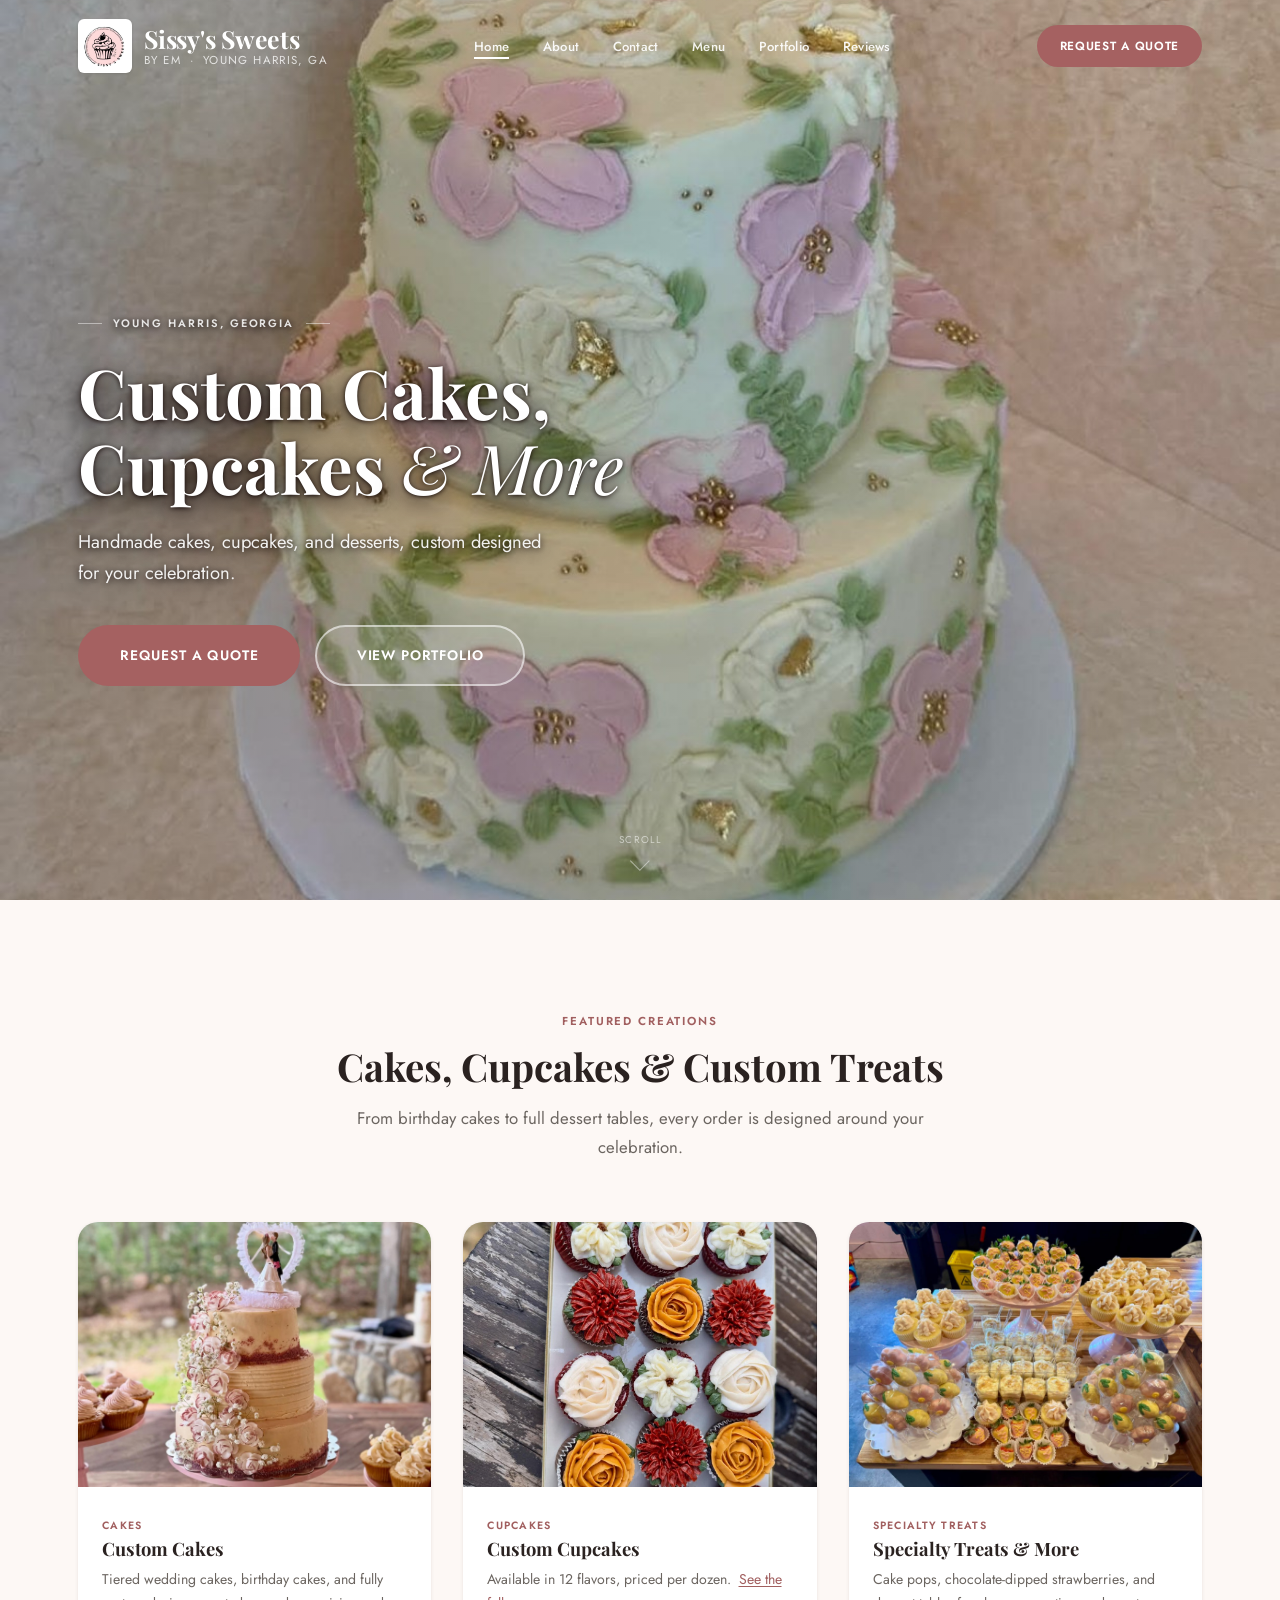
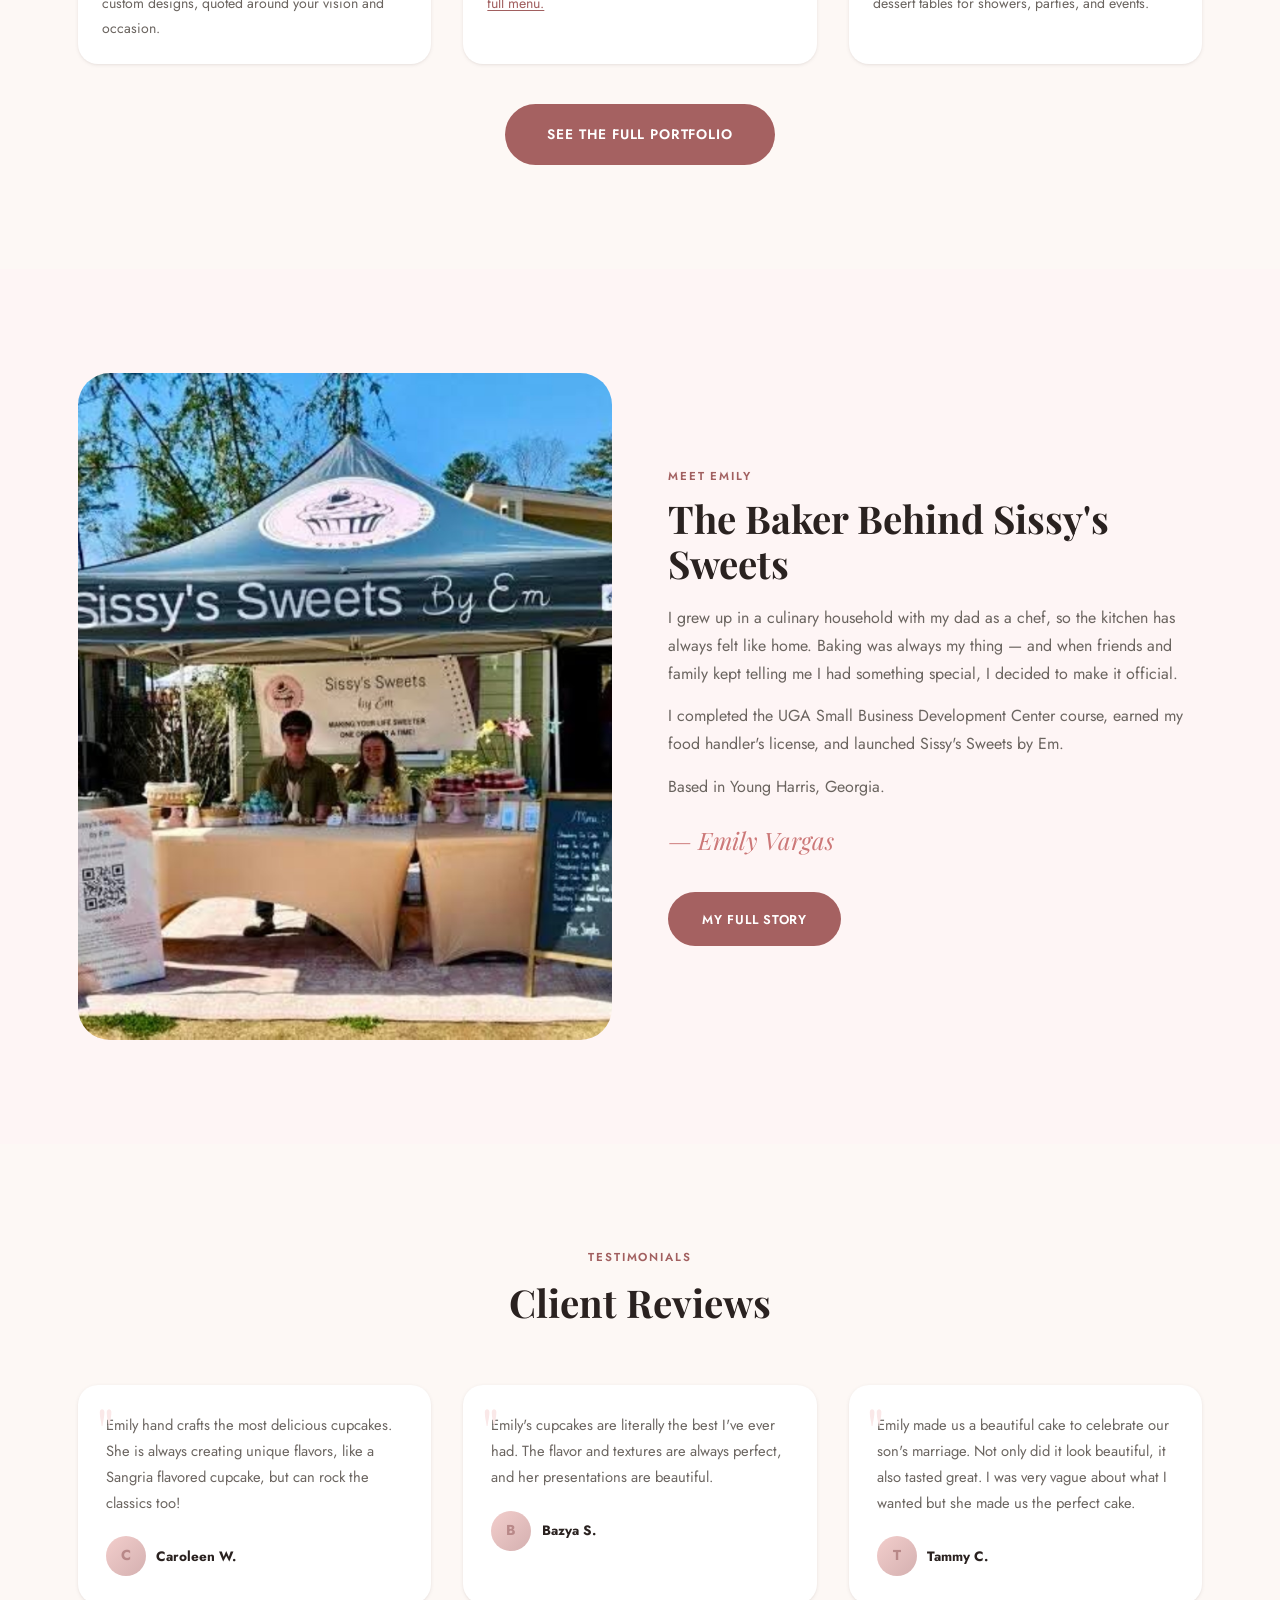
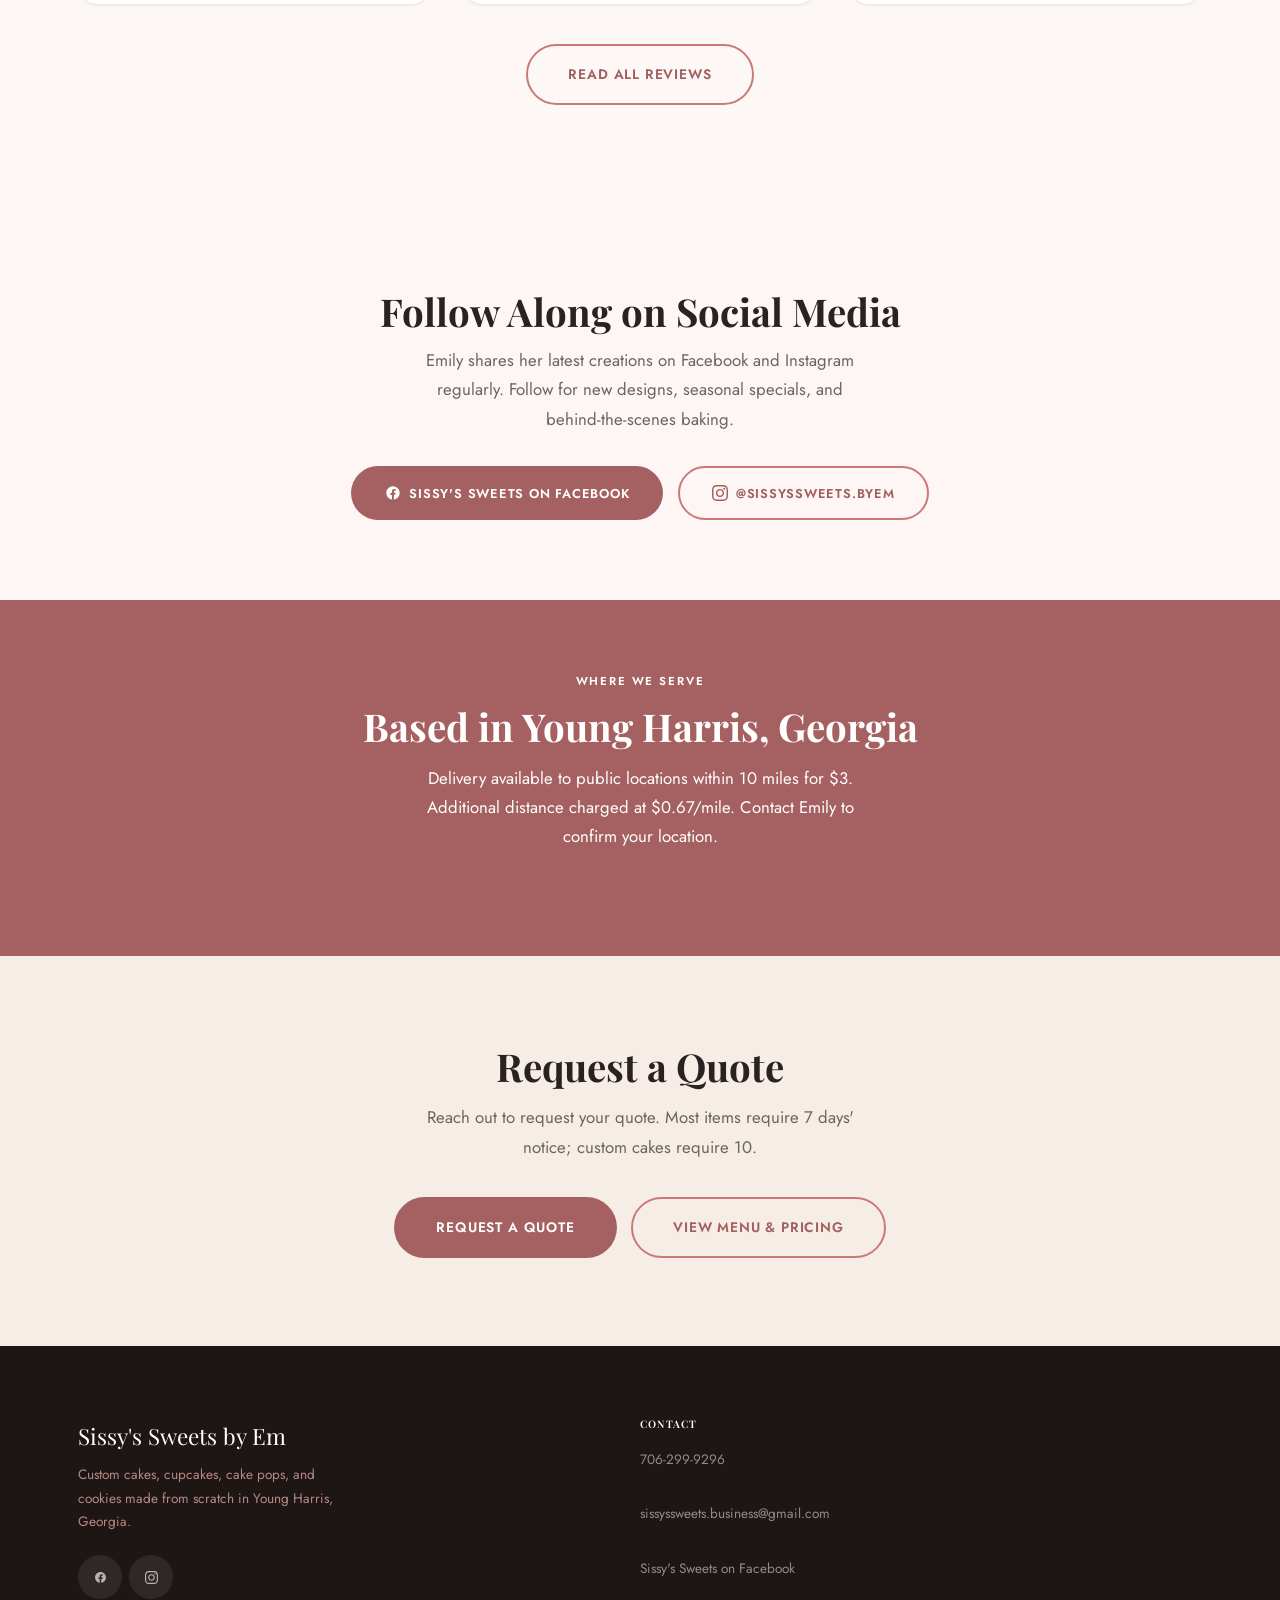
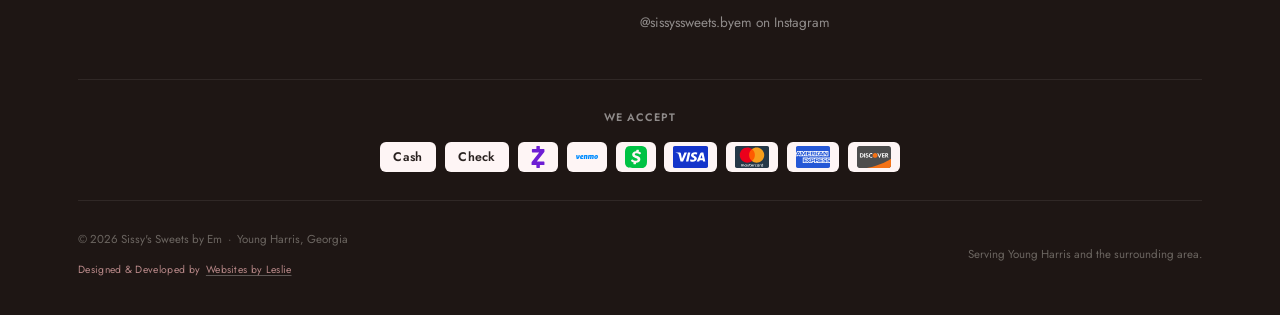
<file: index.html>
<!DOCTYPE html>
<html lang="en">
<head>
  <meta charset="UTF-8">
  <script>document.documentElement.classList.add('js');</script>
  <meta name="viewport" content="width=device-width, initial-scale=1.0">
  <title>Sissy's Sweets by Em — Custom Cakes & Treats in Young Harris, GA</title>
  <meta name="description" content="Custom cakes, cupcakes, cake pops, and cookies made fresh in Young Harris, Georgia. Serving North Georgia for every celebration.">

  <!-- Open Graph -->
  <meta property="og:type"         content="website">
  <meta property="og:site_name"    content="Sissy's Sweets by Em">
  <meta property="og:locale"       content="en_US">
  <meta property="og:url"          content="https://sissyssweets-byem.com/">
  <meta property="og:title"        content="Sissy's Sweets by Em — Custom Cakes & Treats">
  <meta property="og:description"  content="Custom cakes, cupcakes, and desserts made to order in Young Harris, Georgia.">
  <meta property="og:image"        content="https://sissyssweets-byem.com/images/social-preview.jpg">
  <meta property="og:image:width"  content="1536">
  <meta property="og:image:height" content="1129">
  <meta property="og:image:alt"    content="A 2-tier wedding cake with cascading blush roses, handmade by Sissy's Sweets by Em in Young Harris, Georgia">
  <!-- Twitter Card -->
  <meta name="twitter:card"        content="summary_large_image">
  <meta name="twitter:title"       content="Sissy's Sweets by Em — Custom Cakes & Treats">
  <meta name="twitter:description" content="Custom cakes, cupcakes, and desserts made to order in Young Harris, Georgia.">
  <meta name="twitter:image"       content="https://sissyssweets-byem.com/images/social-preview.jpg">
  <meta name="twitter:image:alt"   content="A 2-tier wedding cake with cascading blush roses, handmade by Sissy's Sweets by Em in Young Harris, Georgia">
  <!-- PLACEHOLDER: Emily — add your preferred search keywords here -->
  <link rel="canonical" href="https://sissyssweets-byem.com/">
  <link rel="preconnect" href="https://fonts.googleapis.com">
  <link rel="preconnect" href="https://fonts.gstatic.com" crossorigin>
  <link href="https://fonts.googleapis.com/css2?family=Playfair+Display:ital,wght@0,400;0,700;1,400;1,700&family=Jost:wght@300;400;500;600;700&display=swap" rel="stylesheet">
  <link rel="stylesheet" href="css/style.css">
  <script type="application/ld+json">
  {
    "@context": "https://schema.org",
    "@type": "Bakery",
    "name": "Sissy's Sweets by Em",
    "description": "Custom cakes, cupcakes, cake pops, and cookies made fresh in Young Harris, Georgia.",
    "url": "https://sissyssweets-byem.com",
    "telephone": "706-299-9296",
    "email": "sissyssweets.business@gmail.com",
    "address": {
      "@type": "PostalAddress",
      "addressLocality": "Young Harris",
      "addressRegion": "GA",
      "postalCode": "30582",
      "addressCountry": "US"
    },
    "sameAs": [
      "https://www.facebook.com/share/1HfUSsTqfu/",
      "https://www.instagram.com/sissyssweets.byem"
    ]
  }
  </script>
</head>
<body>

<!-- NAV -->
<nav class="nav nav--transparent" data-transparent="true" aria-label="Main navigation">
  <div class="container">
    <a href="index.html" class="nav__logo" aria-label="Sissy's Sweets by Em — Home">
      <img src="images/logo.jpg" alt="" class="nav__logo-img" width="56" height="56">
      <div class="nav__logo-text">
        <span class="nav__logo-main">Sissy's Sweets</span>
        <span class="nav__logo-sub">by Em &nbsp;·&nbsp; Young Harris, GA</span>
      </div>
    </a>
    <ul class="nav__links" role="list">
      <li><a href="index.html"    class="nav__link">Home</a></li>
      <li><a href="about.html"    class="nav__link">About</a></li>
      <li><a href="contact.html"  class="nav__link">Contact</a></li>
      <li><a href="menus.html"    class="nav__link">Menu</a></li>
      <li><a href="projects.html" class="nav__link">Portfolio</a></li>
      <li><a href="reviews.html"  class="nav__link">Reviews</a></li>
    </ul>
    <a href="contact.html" class="btn btn--primary btn--sm nav__cta">Request a Quote</a>
    <button class="hamburger" aria-label="Open menu" aria-expanded="false" aria-controls="mobileMenu">
      <span></span><span></span><span></span>
    </button>
  </div>
</nav>

<nav class="mobile-menu" id="mobileMenu" aria-label="Mobile navigation">
  <ul class="mobile-menu__links" role="list">
    <li><a href="index.html"    class="mobile-menu__link">Home</a></li>
    <li><a href="about.html"    class="mobile-menu__link">About</a></li>
    <li><a href="contact.html"  class="mobile-menu__link">Contact</a></li>
    <li><a href="menus.html"    class="mobile-menu__link">Menu</a></li>
    <li><a href="projects.html" class="mobile-menu__link">Portfolio</a></li>
    <li><a href="reviews.html"  class="mobile-menu__link">Reviews</a></li>
  </ul>
  <a href="contact.html" class="btn btn--primary btn--sm" style="margin-top:1rem;">Request a Quote</a>
</nav>

<!-- HERO — photo: cake-floral-painted-tiered.jpg -->
<section class="hero" aria-label="Welcome to Sissy's Sweets by Em">
  <div class="hero__overlay" aria-hidden="true"></div>
  <div class="container">
    <div class="hero__content">
      <span class="hero__badge">Young Harris, Georgia</span>
      <h1 class="hero__title">
        Custom Cakes,<br>
        Cupcakes <em>&amp; More</em>
      </h1>
      <p class="hero__tagline">Handmade cakes, cupcakes, and desserts, custom designed for your celebration.</p>
      <div class="hero__actions">
        <a href="contact.html"  class="btn btn--primary btn--lg">Request a Quote</a>
        <a href="projects.html" class="btn btn--ghost-white btn--lg">View Portfolio</a>
      </div>
    </div>
  </div>
  <div class="hero__scroll" aria-hidden="true">
    <span>Scroll</span>
    <div class="hero__scroll-arrow"></div>
  </div>
</section>

<!-- FEATURED CREATIONS -->
<section class="section" aria-labelledby="featured-heading" style="padding-top:7rem;">
  <div class="container">
    <div class="section-header fade-up">
      <span class="eyebrow">Featured Creations</span>
      <h2 id="featured-heading">Cakes, Cupcakes &amp; Custom Treats</h2>
      <p>From birthday cakes to full dessert tables, every order is designed around your celebration.</p>
    </div>

    <div class="grid-3 stagger">

      <!-- Wedding & Special Occasions — photo: cake-wedding-blush-roses.jpg -->
      <article class="card fade-up">
        <div class="card__img">
          <img src="images/cake-wedding-blush-roses.jpg"
               alt="2-tier wedding cake with cascading blush roses, baby's breath, and a bride and groom topper"
               loading="lazy">
        </div>
        <div class="card__body">
          <span class="card__cat">Cakes</span>
          <h3 class="card__title">Custom Cakes</h3>
          <p class="card__desc">Tiered wedding cakes, birthday cakes, and fully custom designs, quoted around your vision and occasion.</p>
        </div>
      </article>

      <!-- Cupcakes — photo: cupcakes-floral-fall.jpg -->
      <article class="card fade-up">
        <div class="card__img">
          <img src="images/cupcakes-floral-fall.jpg"
               alt="18 beautifully decorated fall floral cupcakes with buttercream roses, dahlias, and ranunculus"
               loading="lazy">
        </div>
        <div class="card__body">
          <span class="card__cat">Cupcakes</span>
          <h3 class="card__title">Custom Cupcakes</h3>
          <p class="card__desc">Available in 12 flavors, priced per dozen. <a href="menus.html" class="card__desc-link">See the full menu.</a></p>
        </div>
      </article>

      <!-- Dessert Tables — photo: specialty-dessert-table.jpg -->
      <article class="card fade-up">
        <div class="card__img">
          <img src="images/specialty-dessert-table.jpg"
               alt="Full dessert table spread with cupcakes, pudding cups, cake pops, and chocolate strawberries"
               loading="lazy">
        </div>
        <div class="card__body">
          <span class="card__cat">Specialty Treats</span>
          <h3 class="card__title">Specialty Treats &amp; More</h3>
          <p class="card__desc">Cake pops, chocolate-dipped strawberries, and dessert tables for showers, parties, and events.</p>
        </div>
      </article>

    </div>

    <div class="text-center mt-10">
      <a href="projects.html" class="btn btn--primary btn--lg">See the Full Portfolio</a>
    </div>
  </div>
</section>

<!-- ABOUT EMILY PREVIEW -->
<section class="section section--alt" aria-labelledby="about-preview-heading">
  <div class="container">
    <div class="about-split">

      <!-- photo: emily-market-booth.jpg -->
      <div class="about-img fade-up">
        <img src="images/emily-market-booth.jpg"
             alt="Emily Vargas at her Sissy's Sweets by Em market booth with a full dessert display"
             loading="lazy">
      </div>

      <div class="about-content fade-up">
        <span class="eyebrow">Meet Emily</span>
        <h2 id="about-preview-heading">The Baker Behind Sissy's Sweets</h2>
        <p>I grew up in a culinary household with my dad as a chef, so the kitchen has always felt like home. Baking was always my thing — and when friends and family kept telling me I had something special, I decided to make it official.</p>
        <p>I completed the UGA Small Business Development Center course, earned my food handler's license, and launched Sissy's Sweets by Em.</p>
        <p>Based in Young Harris, Georgia.</p>
        <span class="signature">— Emily Vargas</span>
        <div class="mt-8">
          <a href="about.html" class="btn btn--primary">My Full Story</a>
        </div>
      </div>

    </div>
  </div>
</section>

<!-- REVIEWS PREVIEW -->
<section class="section" aria-labelledby="reviews-preview-heading">
  <div class="container">
    <div class="section-header fade-up">
      <span class="eyebrow">Testimonials</span>
      <h2 id="reviews-preview-heading">Client Reviews</h2>
    </div>

    <div class="grid-3 stagger">

      <article class="review-card fade-up">
        <span class="review-card__quote" aria-hidden="true">"</span>
        <p class="review-card__text">Emily hand crafts the most delicious cupcakes. She is always creating unique flavors, like a Sangria flavored cupcake, but can rock the classics too!</p>
        <div class="review-card__author">
          <div class="review-card__avatar" aria-hidden="true">C</div>
          <div>
            <div class="review-card__name">Caroleen W.</div>
          </div>
        </div>
      </article>

      <article class="review-card fade-up">
        <span class="review-card__quote" aria-hidden="true">"</span>
        <p class="review-card__text">Emily's cupcakes are literally the best I've ever had. The flavor and textures are always perfect, and her presentations are beautiful.</p>
        <div class="review-card__author">
          <div class="review-card__avatar" aria-hidden="true">B</div>
          <div>
            <div class="review-card__name">Bazya S.</div>
          </div>
        </div>
      </article>

      <article class="review-card fade-up">
        <span class="review-card__quote" aria-hidden="true">"</span>
        <p class="review-card__text">Emily made us a beautiful cake to celebrate our son's marriage. Not only did it look beautiful, it also tasted great. I was very vague about what I wanted but she made us the perfect cake.</p>
        <div class="review-card__author">
          <div class="review-card__avatar" aria-hidden="true">T</div>
          <div>
            <div class="review-card__name">Tammy C.</div>
          </div>
        </div>
      </article>

    </div>

    <div class="text-center mt-10 fade-up">
      <a href="reviews.html" class="btn btn--secondary btn--lg">Read All Reviews</a>
    </div>
  </div>
</section>

<!-- SOCIAL MEDIA -->
<section class="social-section" aria-labelledby="social-heading">
  <div class="container fade-up">
    <h2 id="social-heading">Follow Along on Social Media</h2>
    <p class="social-note">Emily shares her latest creations on Facebook and Instagram regularly. Follow for new designs, seasonal specials, and behind-the-scenes baking.</p>
    <div class="social-links">
      <a href="https://www.facebook.com/share/1HfUSsTqfu/" target="_blank" rel="noopener noreferrer" class="btn btn--primary">
        <svg width="16" height="16" viewBox="0 0 24 24" fill="currentColor" aria-hidden="true"><path d="M22 12c0-5.523-4.477-10-10-10S2 6.477 2 12c0 4.991 3.657 9.128 8.438 9.878v-6.987H8.078v-2.89h2.36V9.798c0-2.335 1.39-3.623 3.516-3.623.996 0 2.038.177 2.038.177v2.238h-1.148c-1.13 0-1.483.703-1.483 1.424v1.705h2.524l-.403 2.89H13.3V21.88C18.343 21.128 22 16.99 22 12z"/></svg>
        Sissy's Sweets on Facebook
      </a>
      <a href="https://www.instagram.com/sissyssweets.byem" target="_blank" rel="noopener noreferrer" class="btn btn--secondary">
        <svg width="16" height="16" viewBox="0 0 24 24" fill="currentColor" aria-hidden="true"><path d="M12 2.163c3.204 0 3.584.012 4.85.07 3.252.148 4.771 1.691 4.919 4.919.058 1.265.069 1.645.069 4.849 0 3.205-.012 3.584-.069 4.849-.149 3.225-1.664 4.771-4.919 4.919-1.266.058-1.644.07-4.85.07-3.204 0-3.584-.012-4.849-.07-3.26-.149-4.771-1.699-4.919-4.92-.058-1.265-.07-1.644-.07-4.849 0-3.204.013-3.583.07-4.849.149-3.227 1.664-4.771 4.919-4.919 1.266-.057 1.645-.069 4.849-.069zm0-2.163c-3.259 0-3.667.014-4.947.072-4.358.2-6.78 2.618-6.98 6.98-.059 1.281-.073 1.689-.073 4.948 0 3.259.014 3.668.072 4.948.2 4.358 2.618 6.78 6.98 6.98 1.281.058 1.689.072 4.948.072 3.259 0 3.668-.014 4.948-.072 4.354-.2 6.782-2.618 6.979-6.98.059-1.28.073-1.689.073-4.948 0-3.259-.014-3.667-.072-4.947-.196-4.354-2.617-6.78-6.979-6.98-1.281-.059-1.69-.073-4.949-.073zm0 5.838c-3.403 0-6.162 2.759-6.162 6.162s2.759 6.163 6.162 6.163 6.162-2.759 6.162-6.163c0-3.403-2.759-6.162-6.162-6.162zm0 10.162c-2.209 0-4-1.79-4-4 0-2.209 1.791-4 4-4s4 1.791 4 4c0 2.21-1.791 4-4 4zm6.406-11.845c-.796 0-1.441.645-1.441 1.44s.645 1.44 1.441 1.44c.795 0 1.439-.645 1.439-1.44s-.644-1.44-1.439-1.44z"/></svg>
        @sissyssweets.byem
      </a>
    </div>
  </div>
</section>

<!-- SERVICE AREA -->
<section class="service-banner" aria-labelledby="service-heading">
  <div class="container fade-up">
    <span class="eyebrow" style="color:#fff;">Where We Serve</span>
    <h2 id="service-heading">Based in Young Harris, Georgia</h2>
    <p>Delivery available to public locations within 10 miles for $3. Additional distance charged at $0.67/mile. Contact Emily to confirm your location.</p>
    <!-- PLACEHOLDER: Emily — if you want to list specific towns you serve, add them here -->
  </div>
</section>

<!-- CTA -->
<section class="cta-section" aria-labelledby="cta-heading">
  <div class="container fade-up">
    <h2 id="cta-heading">Request a Quote</h2>
    <p>Reach out to request your quote. Most items require 7 days' notice; custom cakes require 10.</p>
    <div class="cta-section__btns">
      <a href="contact.html" class="btn btn--primary btn--lg">Request a Quote</a>
      <a href="menus.html"   class="btn btn--secondary btn--lg">View Menu &amp; Pricing</a>
    </div>
  </div>
</section>

<!-- FOOTER -->
<footer class="footer" aria-label="Site footer">
  <div class="container">
    <div class="footer__grid">
      <div>
        <div class="footer__name">Sissy's Sweets by Em</div>
        <p class="footer__desc">Custom cakes, cupcakes, cake pops, and cookies made from scratch in Young Harris, Georgia.</p>
        <div class="footer__social">
          <a href="https://www.facebook.com/share/1HfUSsTqfu/" target="_blank" rel="noopener" class="footer__social-link" aria-label="Facebook">
            <svg width="13" height="13" viewBox="0 0 24 24" fill="currentColor" aria-hidden="true"><path d="M22 12c0-5.523-4.477-10-10-10S2 6.477 2 12c0 4.991 3.657 9.128 8.438 9.878v-6.987H8.078v-2.89h2.36V9.798c0-2.335 1.39-3.623 3.516-3.623.996 0 2.038.177 2.038.177v2.238h-1.148c-1.13 0-1.483.703-1.483 1.424v1.705h2.524l-.403 2.89H13.3V21.88C18.343 21.128 22 16.99 22 12z"/></svg>
          </a>
          <a href="https://www.instagram.com/sissyssweets.byem" target="_blank" rel="noopener" class="footer__social-link" aria-label="Instagram">
            <svg width="13" height="13" viewBox="0 0 24 24" fill="currentColor" aria-hidden="true"><path d="M12 2.163c3.204 0 3.584.012 4.85.07 3.252.148 4.771 1.691 4.919 4.919.058 1.265.069 1.645.069 4.849 0 3.205-.012 3.584-.069 4.849-.149 3.225-1.664 4.771-4.919 4.919-1.266.058-1.644.07-4.85.07-3.204 0-3.584-.012-4.849-.07-3.26-.149-4.771-1.699-4.919-4.92-.058-1.265-.07-1.644-.07-4.849 0-3.204.013-3.583.07-4.849.149-3.227 1.664-4.771 4.919-4.919 1.266-.057 1.645-.069 4.849-.069zm0-2.163c-3.259 0-3.667.014-4.947.072-4.358.2-6.78 2.618-6.98 6.98-.059 1.281-.073 1.689-.073 4.948 0 3.259.014 3.668.072 4.948.2 4.358 2.618 6.78 6.98 6.98 1.281.058 1.689.072 4.948.072 3.259 0 3.668-.014 4.948-.072 4.354-.2 6.782-2.618 6.979-6.98.059-1.28.073-1.689.073-4.948 0-3.259-.014-3.667-.072-4.947-.196-4.354-2.617-6.78-6.979-6.98-1.281-.059-1.69-.073-4.949-.073zm0 5.838c-3.403 0-6.162 2.759-6.162 6.162s2.759 6.163 6.162 6.163 6.162-2.759 6.162-6.163c0-3.403-2.759-6.162-6.162-6.162zm0 10.162c-2.209 0-4-1.79-4-4 0-2.209 1.791-4 4-4s4 1.791 4 4c0 2.21-1.791 4-4 4zm6.406-11.845c-.796 0-1.441.645-1.441 1.44s.645 1.44 1.441 1.44c.795 0 1.439-.645 1.439-1.44s-.644-1.44-1.439-1.44z"/></svg>
          </a>
        </div>
      </div>
      <div>
        <h3 class="footer__col-title">Contact</h3>
        <ul class="footer__links">
          <li><a href="tel:7062999296" class="footer__link">706-299-9296</a></li>
          <li><a href="mailto:sissyssweets.business@gmail.com" class="footer__link">sissyssweets.business@gmail.com</a></li>
          <li><a href="https://www.facebook.com/share/1HfUSsTqfu/" target="_blank" rel="noopener noreferrer" class="footer__link">Sissy's Sweets on Facebook</a></li>
          <li><a href="https://www.instagram.com/sissyssweets.byem" target="_blank" rel="noopener noreferrer" class="footer__link">@sissyssweets.byem on Instagram</a></li>
        </ul>
      </div>
    </div>

    <div class="footer__payments">
      <p class="footer__payments-label">We Accept</p>
      <div class="payment-marks">
        <span class="pay-chip--text">Cash</span>
        <span class="pay-chip--text">Check</span>
        <span class="pay-icon"><svg role="img" width="20" height="20" viewBox="0 0 24 24" aria-label="Zelle" style="color:#6D1ED4;"><title>Zelle</title><path fill="currentColor" d="M13.559 24h-2.841a.483.483 0 0 1-.483-.483v-2.765H5.638a.667.667 0 0 1-.666-.666v-2.234a.67.67 0 0 1 .142-.412l8.139-10.382h-7.25a.667.667 0 0 1-.667-.667V3.914c0-.367.299-.666.666-.666h4.23V.483c0-.266.217-.483.483-.483h2.841c.266 0 .483.217.483.483v2.765h4.323c.367 0 .666.299.666.666v2.137a.67.67 0 0 1-.141.41l-8.19 10.481h7.665c.367 0 .666.299.666.666v2.477a.667.667 0 0 1-.666.667h-4.32v2.765a.483.483 0 0 1-.483.483Z"/></svg></span>
        <span class="pay-icon"><svg role="img" width="20" height="20" viewBox="0 0 24 24" aria-label="Venmo" style="color:#008CFF;"><title>Venmo</title><path fill="currentColor" d="M21.772 13.119c-.267 0-.381-.251-.38-.655 0-.533.121-1.575.712-1.575.267 0 .357.243.357.598 0 .533-.13 1.632-.689 1.632Zm.502-3.377c-1.677 0-2.405 1.285-2.405 2.658 0 1.042.421 1.874 1.693 1.874 1.717 0 2.438-1.406 2.438-2.763 0-1.025-.462-1.769-1.726-1.769Zm-3.833 0c-.558 0-.964.17-1.393.477-.154-.275-.462-.477-.932-.477-.542 0-.947.219-1.247.437l-.04-.364H13.54l-.688 4.354h1.506l.479-3.053c.129-.065.323-.154.518-.154.145 0 .267.049.267.267 0 .056-.016.145-.024.218l-.429 2.722h1.498l.478-3.053c.138-.073.324-.154.51-.154.146 0 .268.049.268.267 0 .056-.017.145-.025.218l-.429 2.722h1.499l.461-2.908c.025-.153.049-.388.049-.549 0-.582-.267-.97-1.037-.97Zm-6.871 0c-.575 0-.98.219-1.287.421l-.017-.348H8.962l-.689 4.354H9.78l.478-3.053c.13-.065.324-.154.518-.154.147 0 .268.049.268.242 0 .081-.024.227-.032.299l-.422 2.666h1.499l.462-2.908c.024-.153.049-.388.049-.549 0-.582-.268-.97-1.03-.97Zm-5.631 1.834c.041-.485.413-.824.697-.824.162 0 .299.097.299.291 0 .404-.713.533-.996.533Zm.843-1.834c-1.604 0-2.382 1.39-2.382 2.698 0 1.01.478 1.817 1.814 1.817.527 0 1.07-.113 1.418-.282l.186-1.26c-.494.25-.874.347-1.271.347-.365 0-.64-.194-.64-.687.826-.008 2.252-.347 2.252-1.453 0-.687-.494-1.18-1.377-1.18Zm-4.239.267c.089.186.146.412.146.743 0 .606-.429 1.494-.777 2.06l-.373-2.989L0 9.969l.705 4.2h1.757c.77-1.01 1.718-2.448 1.718-3.554 0-.347-.073-.622-.235-.889l-1.402.283Z"/></svg></span>
        <span class="pay-icon"><svg role="img" width="20" height="20" viewBox="0 0 24 24" aria-label="Cash App" style="color:#00C244;"><title>Cash App</title><path fill="currentColor" d="M23.59 3.475a5.1 5.1 0 00-3.05-3.05c-1.31-.42-2.5-.42-4.92-.42H8.36c-2.4 0-3.61 0-4.9.4a5.1 5.1 0 00-3.05 3.06C0 4.765 0 5.965 0 8.365v7.27c0 2.41 0 3.6.4 4.9a5.1 5.1 0 003.05 3.05c1.3.41 2.5.41 4.9.41h7.28c2.41 0 3.61 0 4.9-.4a5.1 5.1 0 003.06-3.06c.41-1.3.41-2.5.41-4.9v-7.25c0-2.41 0-3.61-.41-4.91zm-6.17 4.63l-.93.93a.5.5 0 01-.67.01 5 5 0 00-3.22-1.18c-.97 0-1.94.32-1.94 1.21 0 .9 1.04 1.2 2.24 1.65 2.1.7 3.84 1.58 3.84 3.64 0 2.24-1.74 3.78-4.58 3.95l-.26 1.2a.49.49 0 01-.48.39H9.63l-.09-.01a.5.5 0 01-.38-.59l.28-1.27a6.54 6.54 0 01-2.88-1.57v-.01a.48.48 0 010-.68l1-.97a.49.49 0 01.67 0c.91.86 2.13 1.34 3.39 1.32 1.3 0 2.17-.55 2.17-1.42 0-.87-.88-1.1-2.54-1.72-1.76-.63-3.43-1.52-3.43-3.6 0-2.42 2.01-3.6 4.39-3.71l.25-1.23a.48.48 0 01.48-.38h1.78l.1.01c.26.06.43.31.37.57l-.27 1.37c.9.3 1.75.77 2.48 1.39l.02.02c.19.2.19.5 0 .68z"/></svg></span>
        <span class="pay-icon"><img src="images/payment/visa.svg" alt="Visa" loading="lazy" width="30" height="19"></span>
        <span class="pay-icon"><img src="images/payment/mastercard.svg" alt="Mastercard" loading="lazy" width="30" height="19"></span>
        <span class="pay-icon"><img src="images/payment/amex.svg" alt="American Express" loading="lazy" width="30" height="19"></span>
        <span class="pay-icon"><img src="images/payment/discover.svg" alt="Discover" loading="lazy" width="30" height="19"></span>
      </div>
    </div>

    <div class="footer__bottom">
      <div class="footer__bottom-left">
        <p>&copy; 2026 Sissy's Sweets by Em &nbsp;·&nbsp; Young Harris, Georgia</p>
        <p class="footer__credit">Designed &amp; Developed by <a href="https://websitesbyleslie.com" target="_blank" rel="noopener noreferrer">Websites by Leslie</a></p>
      </div>
      <p>Serving Young Harris and the surrounding area.</p>
    </div>
  </div>
</footer>

<script src="js/main.js"></script>
</body>
</html>
</file>
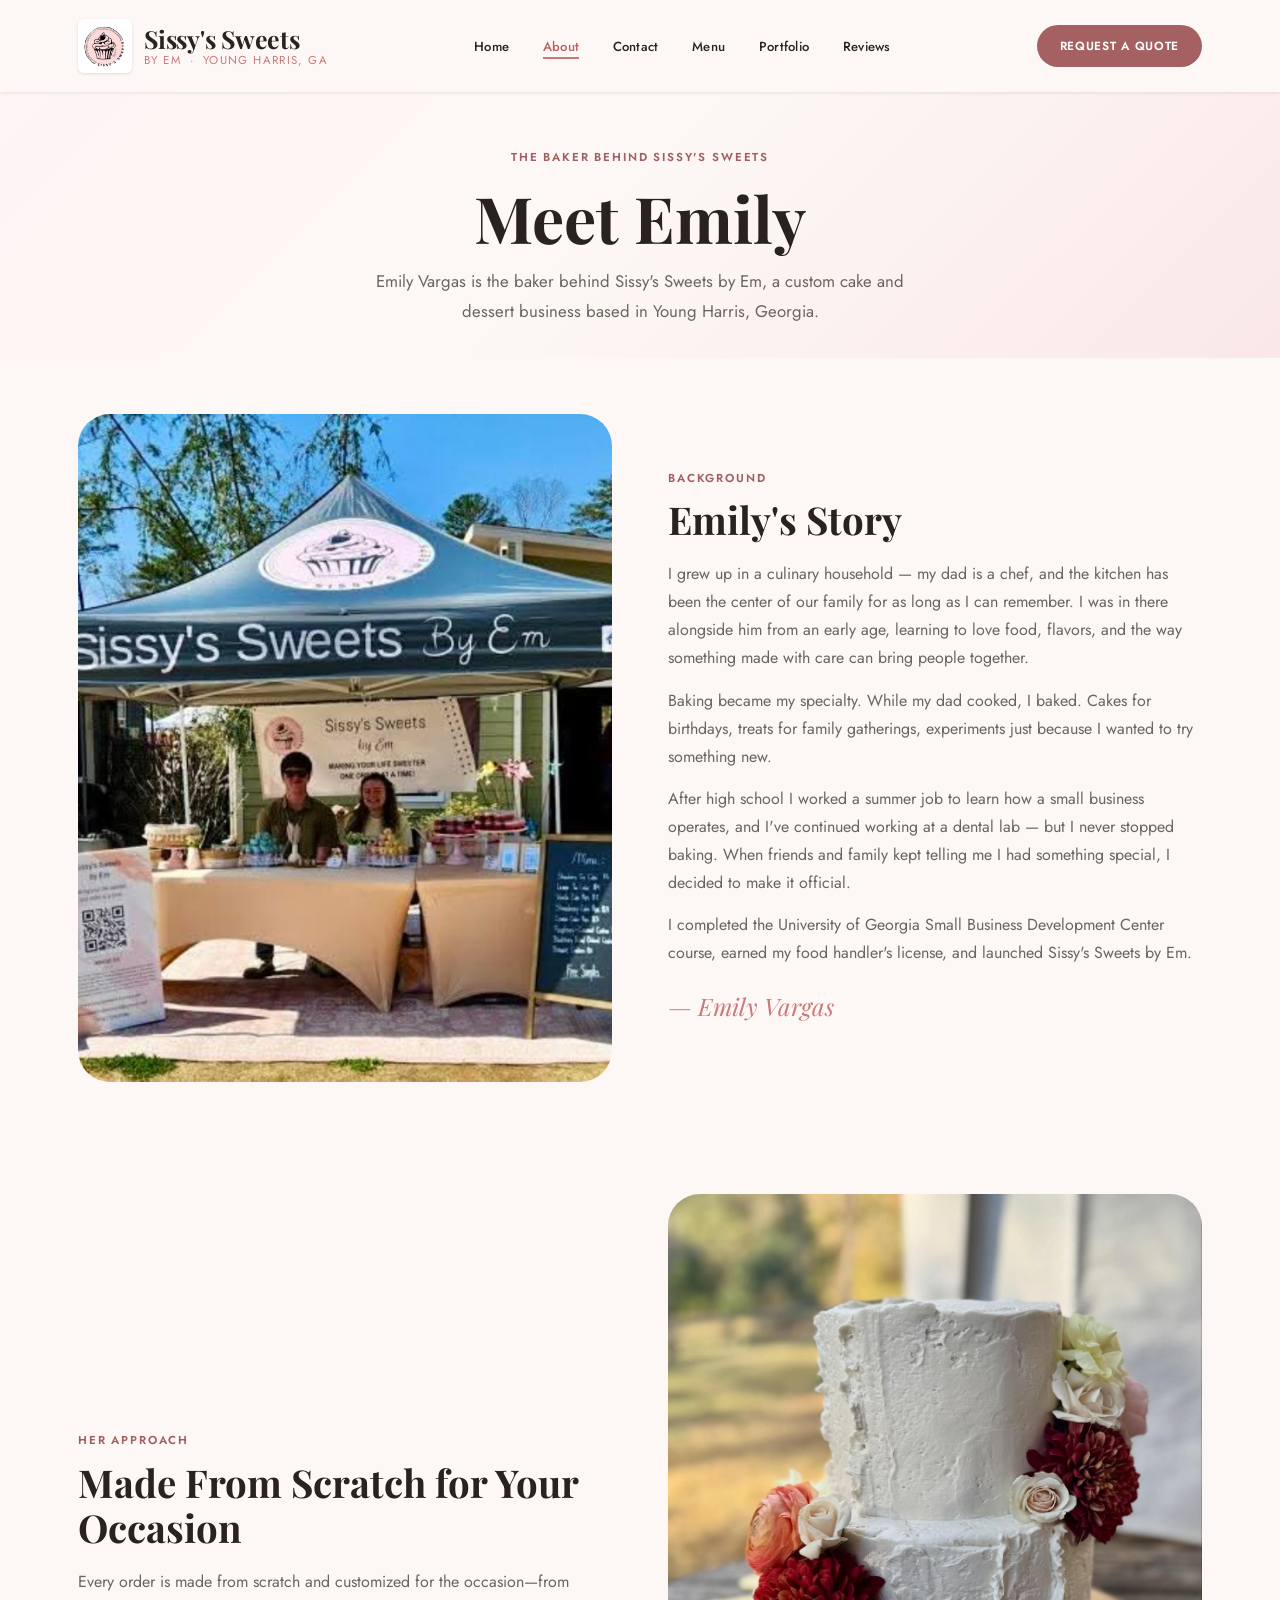
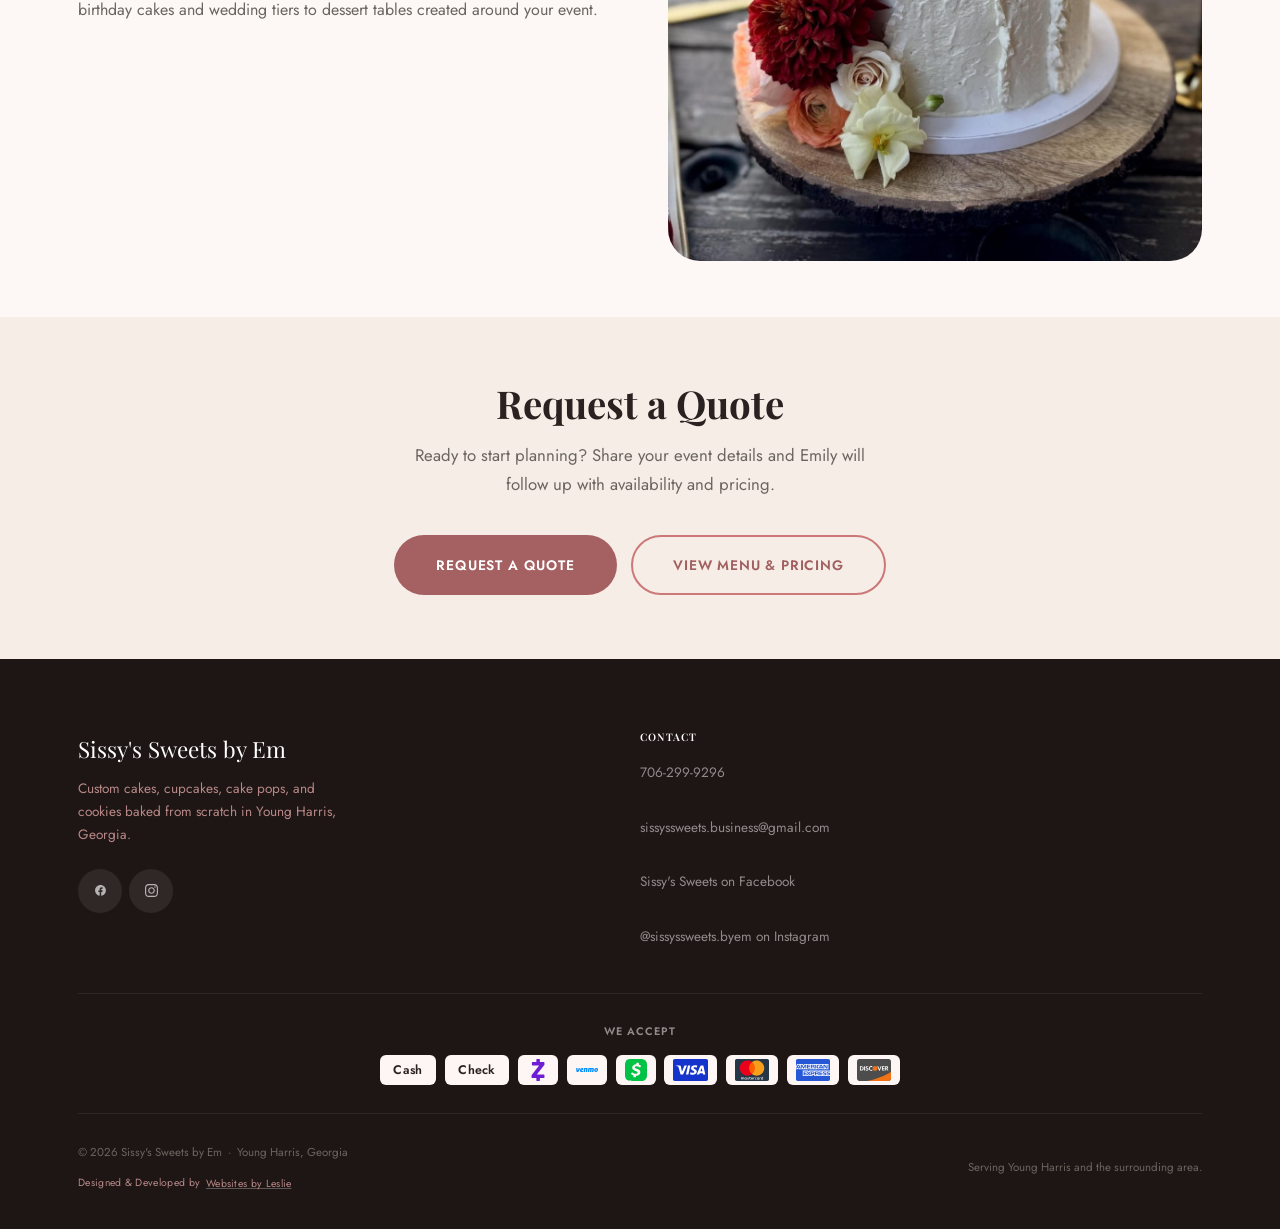
<file: about.html>
<!DOCTYPE html>
<html lang="en">
<head>
  <meta charset="UTF-8">
  <script>document.documentElement.classList.add('js');</script>
  <meta name="viewport" content="width=device-width, initial-scale=1.0">
  <title>About Emily — Sissy's Sweets by Em | Young Harris, GA Baker</title>
  <meta name="description" content="Meet Emily Vargas, the baker behind Sissy's Sweets by Em. Young Harris, Georgia bakery specializing in custom cakes, cupcakes, and specialty treats.">

  <!-- Open Graph -->
  <meta property="og:type"         content="website">
  <meta property="og:site_name"    content="Sissy's Sweets by Em">
  <meta property="og:locale"       content="en_US">
  <meta property="og:url"          content="https://sissyssweets-byem.com/about.html">
  <meta property="og:title"        content="About Emily — Sissy's Sweets by Em | Young Harris, GA">
  <meta property="og:description"  content="Meet Emily Vargas, the baker behind Sissy’s Sweets by Em. Custom cakes and treats made with care in Young Harris, Georgia.">
  <meta property="og:image"        content="https://sissyssweets-byem.com/images/social-preview.jpg">
  <meta property="og:image:width"  content="1536">
  <meta property="og:image:height" content="1129">
  <meta property="og:image:alt"    content="A 2-tier wedding cake with cascading blush roses, handmade by Sissy's Sweets by Em in Young Harris, Georgia">
  <!-- Twitter Card -->
  <meta name="twitter:card"        content="summary_large_image">
  <meta name="twitter:title"       content="About Emily — Sissy's Sweets by Em | Young Harris, GA">
  <meta name="twitter:description" content="Meet Emily Vargas, the baker behind Sissy’s Sweets by Em. Custom cakes and treats made with care in Young Harris, Georgia.">
  <meta name="twitter:image"       content="https://sissyssweets-byem.com/images/social-preview.jpg">
  <meta name="twitter:image:alt"   content="A 2-tier wedding cake with cascading blush roses, handmade by Sissy's Sweets by Em in Young Harris, Georgia">
  <link rel="canonical" href="https://sissyssweets-byem.com/about.html">
  <link rel="preconnect" href="https://fonts.googleapis.com">
  <link rel="preconnect" href="https://fonts.gstatic.com" crossorigin>
  <link href="https://fonts.googleapis.com/css2?family=Playfair+Display:ital,wght@0,400;0,700;1,400;1,700&family=Jost:wght@300;400;500;600;700&display=swap" rel="stylesheet">
  <link rel="stylesheet" href="css/style.css">
  <style>
    /* About page — tighter vertical spacing (overrides sitewide defaults) */
    .page-hero      { padding-bottom: 2rem; }
    .section        { padding: 3.5rem 0; }
    .section-header { margin-bottom: 2rem; }
    .cta-section    { padding: 4rem 0; }
  </style>
</head>
<body>

<!-- NAV -->
<nav class="nav nav--solid" aria-label="Main navigation">
  <div class="container">
    <a href="index.html" class="nav__logo">
      <img src="images/logo.jpg" alt="" class="nav__logo-img" width="56" height="56">
      <div class="nav__logo-text">
        <span class="nav__logo-main">Sissy's Sweets</span>
        <span class="nav__logo-sub">by Em &nbsp;·&nbsp; Young Harris, GA</span>
      </div>
    </a>
    <ul class="nav__links" role="list">
      <li><a href="index.html"    class="nav__link">Home</a></li>
      <li><a href="about.html"    class="nav__link">About</a></li>
      <li><a href="contact.html"  class="nav__link">Contact</a></li>
      <li><a href="menus.html"    class="nav__link">Menu</a></li>
      <li><a href="projects.html" class="nav__link">Portfolio</a></li>
      <li><a href="reviews.html"  class="nav__link">Reviews</a></li>
    </ul>
    <a href="contact.html" class="btn btn--primary btn--sm nav__cta">Request a Quote</a>
    <button class="hamburger" aria-label="Open menu" aria-expanded="false" aria-controls="mobileMenu">
      <span></span><span></span><span></span>
    </button>
  </div>
</nav>
<nav class="mobile-menu" id="mobileMenu" aria-label="Mobile navigation">
  <ul class="mobile-menu__links" role="list">
    <li><a href="index.html"    class="mobile-menu__link">Home</a></li>
    <li><a href="about.html"    class="mobile-menu__link">About</a></li>
    <li><a href="contact.html"  class="mobile-menu__link">Contact</a></li>
    <li><a href="menus.html"    class="mobile-menu__link">Menu</a></li>
    <li><a href="projects.html" class="mobile-menu__link">Portfolio</a></li>
    <li><a href="reviews.html"  class="mobile-menu__link">Reviews</a></li>
  </ul>
  <a href="contact.html" class="btn btn--primary btn--sm" style="margin-top:1rem;">Request a Quote</a>
</nav>

<!-- PAGE HERO / MEET EMILY -->
<section class="page-hero">
  <div class="container">
    <span class="eyebrow">The Baker Behind Sissy's Sweets</span>
    <h1>Meet Emily</h1>
    <p>Emily Vargas is the baker behind Sissy's Sweets by Em, a custom cake and dessert business based in Young Harris, Georgia.</p>
  </div>
</section>

<!-- EMILY'S STORY -->
<section class="section">
  <div class="container">
    <div class="about-split stagger">

      <!-- photo: emily-market-booth.jpg -->
      <div class="about-img fade-up">
        <img src="images/emily-market-booth.jpg"
             alt="Emily Vargas at her Sissy's Sweets by Em market booth with a full display of treats and her branded tent"
             loading="lazy"
             style="object-position: center top;">
      </div>

      <div class="about-content fade-up">
        <span class="eyebrow">Background</span>
        <h2>Emily's Story</h2>
        <p>I grew up in a culinary household — my dad is a chef, and the kitchen has been the center of our family for as long as I can remember. I was in there alongside him from an early age, learning to love food, flavors, and the way something made with care can bring people together.</p>
        <p>Baking became my specialty. While my dad cooked, I baked. Cakes for birthdays, treats for family gatherings, experiments just because I wanted to try something new.</p>
        <p>After high school I worked a summer job to learn how a small business operates, and I've continued working at a dental lab — but I never stopped baking. When friends and family kept telling me I had something special, I decided to make it official.</p>
        <p>I completed the University of Georgia Small Business Development Center course, earned my food handler's license, and launched Sissy's Sweets by Em.</p>
        <span class="signature">— Emily Vargas</span>
      </div>

    </div>
  </div>
</section>

<!-- HER APPROACH -->
<section class="section">
  <div class="container">
    <div class="about-split about-split--flip stagger">

      <div class="about-img fade-up">
        <img src="images/cake-wedding-rustic-floral.jpg"
             alt="A stunning 2-tier rustic wedding cake with real flowers Emily made"
             loading="lazy">
      </div>

      <div class="about-content fade-up">
        <span class="eyebrow">Her Approach</span>
        <h2>Made From Scratch for Your Occasion</h2>
        <p>Every order is made from scratch and customized for the occasion&mdash;from birthday cakes and wedding tiers to dessert tables created around your event.</p>
      </div>

    </div>
  </div>
</section>

<!-- CTA: REQUEST A QUOTE -->
<section class="cta-section">
  <div class="container fade-up">
    <h2>Request a Quote</h2>
    <p>Ready to start planning? Share your event details and Emily will follow up with availability and pricing.</p>
    <div class="cta-section__btns">
      <a href="contact.html" class="btn btn--primary btn--lg">Request a Quote</a>
      <a href="menus.html"   class="btn btn--secondary btn--lg">View Menu &amp; Pricing</a>
    </div>
  </div>
</section>

<!-- FOOTER -->
<footer class="footer">
  <div class="container">
    <div class="footer__grid">
      <div>
        <div class="footer__name">Sissy's Sweets by Em</div>
        <p class="footer__desc">Custom cakes, cupcakes, cake pops, and cookies baked from scratch in Young Harris, Georgia.</p>
        <div class="footer__social">
          <a href="https://www.facebook.com/share/1HfUSsTqfu/" target="_blank" rel="noopener" class="footer__social-link" aria-label="Facebook">
            <svg width="13" height="13" viewBox="0 0 24 24" fill="currentColor" aria-hidden="true"><path d="M22 12c0-5.523-4.477-10-10-10S2 6.477 2 12c0 4.991 3.657 9.128 8.438 9.878v-6.987H8.078v-2.89h2.36V9.798c0-2.335 1.39-3.623 3.516-3.623.996 0 2.038.177 2.038.177v2.238h-1.148c-1.13 0-1.483.703-1.483 1.424v1.705h2.524l-.403 2.89H13.3V21.88C18.343 21.128 22 16.99 22 12z"/></svg>
          </a>
          <a href="https://www.instagram.com/sissyssweets.byem" target="_blank" rel="noopener" class="footer__social-link" aria-label="Instagram">
            <svg width="13" height="13" viewBox="0 0 24 24" fill="currentColor" aria-hidden="true"><path d="M12 2.163c3.204 0 3.584.012 4.85.07 3.252.148 4.771 1.691 4.919 4.919.058 1.265.069 1.645.069 4.849 0 3.205-.012 3.584-.069 4.849-.149 3.225-1.664 4.771-4.919 4.919-1.266.058-1.644.07-4.85.07-3.204 0-3.584-.012-4.849-.07-3.26-.149-4.771-1.699-4.919-4.92-.058-1.265-.07-1.644-.07-4.849 0-3.204.013-3.583.07-4.849.149-3.227 1.664-4.771 4.919-4.919 1.266-.057 1.645-.069 4.849-.069zm0-2.163c-3.259 0-3.667.014-4.947.072-4.358.2-6.78 2.618-6.98 6.98-.059 1.281-.073 1.689-.073 4.948 0 3.259.014 3.668.072 4.948.2 4.358 2.618 6.78 6.98 6.98 1.281.058 1.689.072 4.948.072 3.259 0 3.668-.014 4.948-.072 4.354-.2 6.782-2.618 6.979-6.98.059-1.28.073-1.689.073-4.948 0-3.259-.014-3.667-.072-4.947-.196-4.354-2.617-6.78-6.979-6.98-1.281-.059-1.69-.073-4.949-.073zm0 5.838c-3.403 0-6.162 2.759-6.162 6.162s2.759 6.163 6.162 6.163 6.162-2.759 6.162-6.163c0-3.403-2.759-6.162-6.162-6.162zm0 10.162c-2.209 0-4-1.79-4-4 0-2.209 1.791-4 4-4s4 1.791 4 4c0 2.21-1.791 4-4 4zm6.406-11.845c-.796 0-1.441.645-1.441 1.44s.645 1.44 1.441 1.44c.795 0 1.439-.645 1.439-1.44s-.644-1.44-1.439-1.44z"/></svg>
          </a>
        </div>
      </div>
      <div>
        <h3 class="footer__col-title">Contact</h3>
        <ul class="footer__links">
          <li><a href="tel:7062999296" class="footer__link">706-299-9296</a></li>
          <li><a href="mailto:sissyssweets.business@gmail.com" class="footer__link">sissyssweets.business@gmail.com</a></li>
          <li><a href="https://www.facebook.com/share/1HfUSsTqfu/" target="_blank" rel="noopener noreferrer" class="footer__link">Sissy's Sweets on Facebook</a></li>
          <li><a href="https://www.instagram.com/sissyssweets.byem" target="_blank" rel="noopener noreferrer" class="footer__link">@sissyssweets.byem on Instagram</a></li>
        </ul>
      </div>
    </div>

    <div class="footer__payments">
      <p class="footer__payments-label">We Accept</p>
      <div class="payment-marks">
        <span class="pay-chip--text">Cash</span>
        <span class="pay-chip--text">Check</span>
        <span class="pay-icon"><svg role="img" width="20" height="20" viewBox="0 0 24 24" aria-label="Zelle" style="color:#6D1ED4;"><title>Zelle</title><path fill="currentColor" d="M13.559 24h-2.841a.483.483 0 0 1-.483-.483v-2.765H5.638a.667.667 0 0 1-.666-.666v-2.234a.67.67 0 0 1 .142-.412l8.139-10.382h-7.25a.667.667 0 0 1-.667-.667V3.914c0-.367.299-.666.666-.666h4.23V.483c0-.266.217-.483.483-.483h2.841c.266 0 .483.217.483.483v2.765h4.323c.367 0 .666.299.666.666v2.137a.67.67 0 0 1-.141.41l-8.19 10.481h7.665c.367 0 .666.299.666.666v2.477a.667.667 0 0 1-.666.667h-4.32v2.765a.483.483 0 0 1-.483.483Z"/></svg></span>
        <span class="pay-icon"><svg role="img" width="20" height="20" viewBox="0 0 24 24" aria-label="Venmo" style="color:#008CFF;"><title>Venmo</title><path fill="currentColor" d="M21.772 13.119c-.267 0-.381-.251-.38-.655 0-.533.121-1.575.712-1.575.267 0 .357.243.357.598 0 .533-.13 1.632-.689 1.632Zm.502-3.377c-1.677 0-2.405 1.285-2.405 2.658 0 1.042.421 1.874 1.693 1.874 1.717 0 2.438-1.406 2.438-2.763 0-1.025-.462-1.769-1.726-1.769Zm-3.833 0c-.558 0-.964.17-1.393.477-.154-.275-.462-.477-.932-.477-.542 0-.947.219-1.247.437l-.04-.364H13.54l-.688 4.354h1.506l.479-3.053c.129-.065.323-.154.518-.154.145 0 .267.049.267.267 0 .056-.016.145-.024.218l-.429 2.722h1.498l.478-3.053c.138-.073.324-.154.51-.154.146 0 .268.049.268.267 0 .056-.017.145-.025.218l-.429 2.722h1.499l.461-2.908c.025-.153.049-.388.049-.549 0-.582-.267-.97-1.037-.97Zm-6.871 0c-.575 0-.98.219-1.287.421l-.017-.348H8.962l-.689 4.354H9.78l.478-3.053c.13-.065.324-.154.518-.154.147 0 .268.049.268.242 0 .081-.024.227-.032.299l-.422 2.666h1.499l.462-2.908c.024-.153.049-.388.049-.549 0-.582-.268-.97-1.03-.97Zm-5.631 1.834c.041-.485.413-.824.697-.824.162 0 .299.097.299.291 0 .404-.713.533-.996.533Zm.843-1.834c-1.604 0-2.382 1.39-2.382 2.698 0 1.01.478 1.817 1.814 1.817.527 0 1.07-.113 1.418-.282l.186-1.26c-.494.25-.874.347-1.271.347-.365 0-.64-.194-.64-.687.826-.008 2.252-.347 2.252-1.453 0-.687-.494-1.18-1.377-1.18Zm-4.239.267c.089.186.146.412.146.743 0 .606-.429 1.494-.777 2.06l-.373-2.989L0 9.969l.705 4.2h1.757c.77-1.01 1.718-2.448 1.718-3.554 0-.347-.073-.622-.235-.889l-1.402.283Z"/></svg></span>
        <span class="pay-icon"><svg role="img" width="20" height="20" viewBox="0 0 24 24" aria-label="Cash App" style="color:#00C244;"><title>Cash App</title><path fill="currentColor" d="M23.59 3.475a5.1 5.1 0 00-3.05-3.05c-1.31-.42-2.5-.42-4.92-.42H8.36c-2.4 0-3.61 0-4.9.4a5.1 5.1 0 00-3.05 3.06C0 4.765 0 5.965 0 8.365v7.27c0 2.41 0 3.6.4 4.9a5.1 5.1 0 003.05 3.05c1.3.41 2.5.41 4.9.41h7.28c2.41 0 3.61 0 4.9-.4a5.1 5.1 0 003.06-3.06c.41-1.3.41-2.5.41-4.9v-7.25c0-2.41 0-3.61-.41-4.91zm-6.17 4.63l-.93.93a.5.5 0 01-.67.01 5 5 0 00-3.22-1.18c-.97 0-1.94.32-1.94 1.21 0 .9 1.04 1.2 2.24 1.65 2.1.7 3.84 1.58 3.84 3.64 0 2.24-1.74 3.78-4.58 3.95l-.26 1.2a.49.49 0 01-.48.39H9.63l-.09-.01a.5.5 0 01-.38-.59l.28-1.27a6.54 6.54 0 01-2.88-1.57v-.01a.48.48 0 010-.68l1-.97a.49.49 0 01.67 0c.91.86 2.13 1.34 3.39 1.32 1.3 0 2.17-.55 2.17-1.42 0-.87-.88-1.1-2.54-1.72-1.76-.63-3.43-1.52-3.43-3.6 0-2.42 2.01-3.6 4.39-3.71l.25-1.23a.48.48 0 01.48-.38h1.78l.1.01c.26.06.43.31.37.57l-.27 1.37c.9.3 1.75.77 2.48 1.39l.02.02c.19.2.19.5 0 .68z"/></svg></span>
        <span class="pay-icon"><img src="images/payment/visa.svg" alt="Visa" loading="lazy" width="30" height="19"></span>
        <span class="pay-icon"><img src="images/payment/mastercard.svg" alt="Mastercard" loading="lazy" width="30" height="19"></span>
        <span class="pay-icon"><img src="images/payment/amex.svg" alt="American Express" loading="lazy" width="30" height="19"></span>
        <span class="pay-icon"><img src="images/payment/discover.svg" alt="Discover" loading="lazy" width="30" height="19"></span>
      </div>
    </div>

    <div class="footer__bottom">
      <div class="footer__bottom-left">
        <p>&copy; 2026 Sissy's Sweets by Em &nbsp;·&nbsp; Young Harris, Georgia</p>
        <p class="footer__credit">Designed &amp; Developed by <a href="https://websitesbyleslie.com" target="_blank" rel="noopener noreferrer">Websites by Leslie</a></p>
      </div>
      <p>Serving Young Harris and the surrounding area.</p>
    </div>
  </div>
</footer>

<script src="js/main.js"></script>
</body>
</html>
</file>
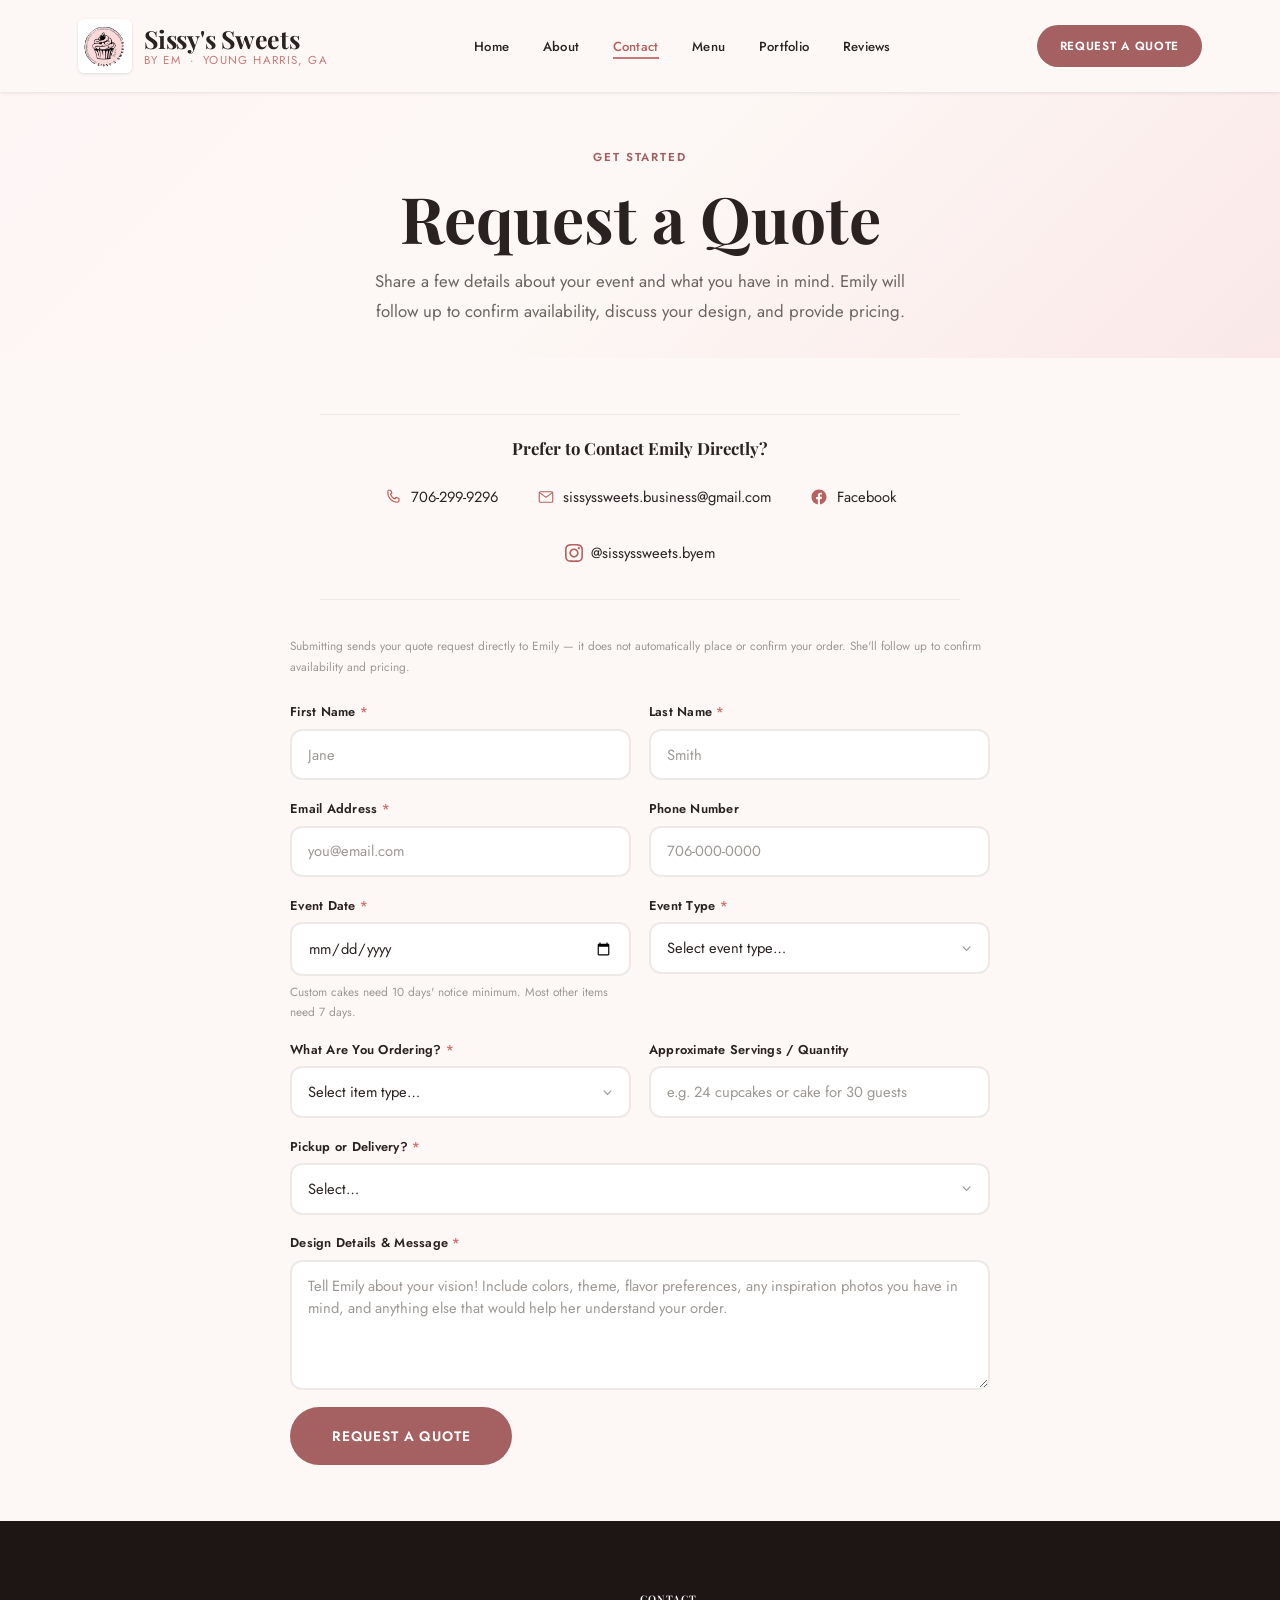
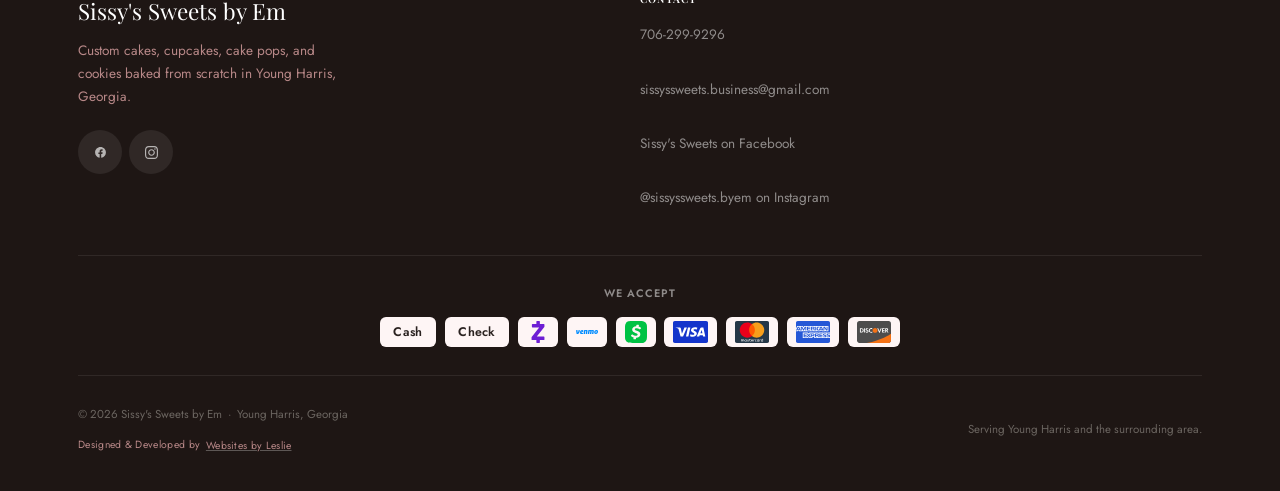
<file: contact.html>
<!DOCTYPE html>
<html lang="en">
<head>
  <meta charset="UTF-8">
  <script>document.documentElement.classList.add('js');</script>
  <meta name="viewport" content="width=device-width, initial-scale=1.0">
  <title>Contact — Sissy's Sweets by Em | Young Harris, GA</title>
  <meta name="description" content="Request a custom order quote from Sissy's Sweets by Em. Phone: 706-299-9296. Email: sissyssweets.business@gmail.com. Young Harris, Georgia.">

  <!-- Open Graph -->
  <meta property="og:type"         content="website">
  <meta property="og:site_name"    content="Sissy's Sweets by Em">
  <meta property="og:locale"       content="en_US">
  <meta property="og:url"          content="https://sissyssweets-byem.com/contact.html">
  <meta property="og:title"        content="Contact — Sissy's Sweets by Em | Request a Quote">
  <meta property="og:description"  content="Request a custom order quote from Sissy’s Sweets by Em. Call 706-299-9296 or request a quote online. Young Harris, Georgia.">
  <meta property="og:image"        content="https://sissyssweets-byem.com/images/social-preview.jpg">
  <meta property="og:image:width"  content="1536">
  <meta property="og:image:height" content="1129">
  <meta property="og:image:alt"    content="A 2-tier wedding cake with cascading blush roses, handmade by Sissy's Sweets by Em in Young Harris, Georgia">
  <!-- Twitter Card -->
  <meta name="twitter:card"        content="summary_large_image">
  <meta name="twitter:title"       content="Contact — Sissy's Sweets by Em | Request a Quote">
  <meta name="twitter:description" content="Request a custom order quote from Sissy’s Sweets by Em. Call 706-299-9296 or request a quote online. Young Harris, Georgia.">
  <meta name="twitter:image"       content="https://sissyssweets-byem.com/images/social-preview.jpg">
  <meta name="twitter:image:alt"   content="A 2-tier wedding cake with cascading blush roses, handmade by Sissy's Sweets by Em in Young Harris, Georgia">
  <link rel="canonical" href="https://sissyssweets-byem.com/contact.html">
  <link rel="preconnect" href="https://fonts.googleapis.com">
  <link rel="preconnect" href="https://fonts.gstatic.com" crossorigin>
  <link href="https://fonts.googleapis.com/css2?family=Playfair+Display:ital,wght@0,400;0,700;1,400;1,700&family=Jost:wght@300;400;500;600;700&display=swap" rel="stylesheet">
  <link rel="stylesheet" href="css/style.css">
  <style>
    /* Contact page — tighter vertical spacing */
    .page-hero   { padding-bottom: 2rem; }
    .section     { padding: 3.5rem 0; }
  </style>
</head>
<body>

<!-- NAV -->
<nav class="nav nav--solid" aria-label="Main navigation">
  <div class="container">
    <a href="index.html" class="nav__logo">
      <img src="images/logo.jpg" alt="" class="nav__logo-img" width="56" height="56">
      <div class="nav__logo-text">
        <span class="nav__logo-main">Sissy's Sweets</span>
        <span class="nav__logo-sub">by Em &nbsp;·&nbsp; Young Harris, GA</span>
      </div>
    </a>
    <ul class="nav__links" role="list">
      <li><a href="index.html"    class="nav__link">Home</a></li>
      <li><a href="about.html"    class="nav__link">About</a></li>
      <li><a href="contact.html"  class="nav__link">Contact</a></li>
      <li><a href="menus.html"    class="nav__link">Menu</a></li>
      <li><a href="projects.html" class="nav__link">Portfolio</a></li>
      <li><a href="reviews.html"  class="nav__link">Reviews</a></li>
    </ul>
    <a href="contact.html" class="btn btn--primary btn--sm nav__cta">Request a Quote</a>
    <button class="hamburger" aria-label="Open menu" aria-expanded="false" aria-controls="mobileMenu">
      <span></span><span></span><span></span>
    </button>
  </div>
</nav>
<nav class="mobile-menu" id="mobileMenu" aria-label="Mobile navigation">
  <ul class="mobile-menu__links" role="list">
    <li><a href="index.html"    class="mobile-menu__link">Home</a></li>
    <li><a href="about.html"    class="mobile-menu__link">About</a></li>
    <li><a href="contact.html"  class="mobile-menu__link">Contact</a></li>
    <li><a href="menus.html"    class="mobile-menu__link">Menu</a></li>
    <li><a href="projects.html" class="mobile-menu__link">Portfolio</a></li>
    <li><a href="reviews.html"  class="mobile-menu__link">Reviews</a></li>
  </ul>
  <a href="contact.html" class="btn btn--primary btn--sm" style="margin-top:1rem;">Request a Quote</a>
</nav>

<!-- PAGE HERO -->
<section class="page-hero">
  <div class="container">
    <span class="eyebrow">Get Started</span>
    <h1>Request a Quote</h1>
    <p>Share a few details about your event and what you have in mind. Emily will follow up to confirm availability, discuss your design, and provide pricing.</p>
  </div>
</section>

<!-- INQUIRY FORM -->
<section class="section">
  <div class="container">

    <div style="max-width:700px;margin:0 auto;">

      <!-- DIRECT CONTACT -->
      <div class="direct-contact fade-up">
        <h2>Prefer to Contact Emily Directly?</h2>
        <div class="direct-contact__list">
          <a href="tel:7062999296" class="direct-contact__item">
            <svg viewBox="0 0 24 24" fill="none" stroke="currentColor" stroke-width="1.5" stroke-linecap="round" stroke-linejoin="round" aria-hidden="true"><path d="M6 3h3l1.5 4-2 1.3a11 11 0 0 0 6.2 6.2l1.3-2 4 1.5v3a2 2 0 0 1-2 2C10.5 19 5 13.5 5 5a2 2 0 0 1 2-2Z"/></svg>
            <span>706-299-9296</span>
          </a>
          <a href="mailto:sissyssweets.business@gmail.com" class="direct-contact__item">
            <svg viewBox="0 0 24 24" fill="none" stroke="currentColor" stroke-width="1.5" stroke-linecap="round" stroke-linejoin="round" aria-hidden="true"><rect x="3" y="5" width="18" height="14" rx="1.5"/><path d="m4 6.5 8 6 8-6"/></svg>
            <span>sissyssweets.business@gmail.com</span>
          </a>
          <a href="https://www.facebook.com/share/1HfUSsTqfu/" target="_blank" rel="noopener noreferrer" class="direct-contact__item">
            <svg viewBox="0 0 24 24" fill="currentColor" aria-hidden="true"><path d="M22 12c0-5.523-4.477-10-10-10S2 6.477 2 12c0 4.991 3.657 9.128 8.438 9.878v-6.987H8.078v-2.89h2.36V9.798c0-2.335 1.39-3.623 3.516-3.623.996 0 2.038.177 2.038.177v2.238h-1.148c-1.13 0-1.483.703-1.483 1.424v1.705h2.524l-.403 2.89H13.3V21.88C18.343 21.128 22 16.99 22 12z"/></svg>
            <span>Facebook</span>
          </a>
          <a href="https://www.instagram.com/sissyssweets.byem" target="_blank" rel="noopener noreferrer" class="direct-contact__item">
            <svg viewBox="0 0 24 24" fill="currentColor" aria-hidden="true"><path d="M12 2.163c3.204 0 3.584.012 4.85.07 3.252.148 4.771 1.691 4.919 4.919.058 1.265.069 1.645.069 4.849 0 3.205-.012 3.584-.069 4.849-.149 3.225-1.664 4.771-4.919 4.919-1.266.058-1.644.07-4.85.07-3.204 0-3.584-.012-4.849-.07-3.26-.149-4.771-1.699-4.919-4.92-.058-1.265-.07-1.644-.07-4.849 0-3.204.013-3.583.07-4.849.149-3.227 1.664-4.771 4.919-4.919 1.266-.057 1.645-.069 4.849-.069zm0-2.163c-3.259 0-3.667.014-4.947.072-4.358.2-6.78 2.618-6.98 6.98-.059 1.281-.073 1.689-.073 4.948 0 3.259.014 3.668.072 4.948.2 4.358 2.618 6.78 6.98 6.98 1.281.058 1.689.072 4.948.072 3.259 0 3.668-.014 4.948-.072 4.354-.2 6.782-2.618 6.979-6.98.059-1.28.073-1.689.073-4.948 0-3.259-.014-3.667-.072-4.947-.196-4.354-2.617-6.78-6.979-6.98-1.281-.059-1.69-.073-4.949-.073zm0 5.838c-3.403 0-6.162 2.759-6.162 6.162s2.759 6.163 6.162 6.163 6.162-2.759 6.162-6.163c0-3.403-2.759-6.162-6.162-6.162zm0 10.162c-2.209 0-4-1.79-4-4 0-2.209 1.791-4 4-4s4 1.791 4 4c0 2.21-1.791 4-4 4zm6.406-11.845c-.796 0-1.441.645-1.441 1.44s.645 1.44 1.441 1.44c.795 0 1.439-.645 1.439-1.44s-.644-1.44-1.439-1.44z"/></svg>
            <span>@sissyssweets.byem</span>
          </a>
        </div>
      </div>

      <p class="fade-up form-hint" style="margin-bottom:1.5rem;">Submitting sends your quote request directly to Emily &mdash; it does not automatically place or confirm your order. She'll follow up to confirm availability and pricing.</p>

      <form
        class="form contact-form"
        id="contactForm"
        novalidate>

        <!-- Name -->
        <div class="form-row form-row--2">
          <div class="form-field">
            <label class="form-label" for="firstName">First Name <span class="req">*</span></label>
            <input class="form-input" type="text" id="firstName" name="firstName" placeholder="Jane" required autocomplete="given-name">
          </div>
          <div class="form-field">
            <label class="form-label" for="lastName">Last Name <span class="req">*</span></label>
            <input class="form-input" type="text" id="lastName" name="lastName" placeholder="Smith" required autocomplete="family-name">
          </div>
        </div>

        <!-- Contact -->
        <div class="form-row form-row--2">
          <div class="form-field">
            <label class="form-label" for="email">Email Address <span class="req">*</span></label>
            <input class="form-input" type="email" id="email" name="email" placeholder="you@email.com" required autocomplete="email">
          </div>
          <div class="form-field">
            <label class="form-label" for="phone">Phone Number</label>
            <input class="form-input" type="tel" id="phone" name="phone" placeholder="706-000-0000" autocomplete="tel">
          </div>
        </div>

        <!-- Event Date -->
        <div class="form-row form-row--2">
          <div class="form-field">
            <label class="form-label" for="eventDate">Event Date <span class="req">*</span></label>
            <input class="form-input" type="date" id="eventDate" name="eventDate" required>
            <span class="form-hint">Custom cakes need 10 days' notice minimum. Most other items need 7 days.</span>
          </div>
          <div class="form-field">
            <label class="form-label" for="eventType">Event Type <span class="req">*</span></label>
            <select class="form-select" id="eventType" name="eventType" required>
              <option value="" disabled selected>Select event type…</option>
              <option>Birthday</option>
              <option>Wedding</option>
              <option>Baby Shower</option>
              <option>Bridal Shower</option>
              <option>Anniversary</option>
              <option>Graduation</option>
              <option>Holiday</option>
              <option>Corporate Event</option>
              <option>Just Because / Gift</option>
              <option>Other</option>
            </select>
          </div>
        </div>

        <!-- What do you want? -->
        <div class="form-row form-row--2">
          <div class="form-field">
            <label class="form-label" for="itemType">What Are You Ordering? <span class="req">*</span></label>
            <select class="form-select" id="itemType" name="itemType" required>
              <option value="" disabled selected>Select item type…</option>
              <option>Custom Cake (tiered)</option>
              <option>Custom Cake (sheet/single tier)</option>
              <option>Cupcakes</option>
              <option>Cookies</option>
              <option>Cake Pops</option>
              <option>Dessert Table / Event Spread</option>
              <option>Chocolate Strawberries</option>
              <option>Mixed / Multiple Items</option>
              <option>Not sure yet</option>
            </select>
          </div>
          <div class="form-field">
            <label class="form-label" for="servings">Approximate Servings / Quantity</label>
            <input class="form-input" type="text" id="servings" name="servings" placeholder="e.g. 24 cupcakes or cake for 30 guests">
          </div>
        </div>

        <!-- Pickup or delivery -->
        <div class="form-field">
          <label class="form-label" for="pickupDelivery">Pickup or Delivery? <span class="req">*</span></label>
          <select class="form-select" id="pickupDelivery" name="pickupDelivery" required>
            <option value="" disabled selected>Select…</option>
            <option>Pickup</option>
            <option>Delivery (within 10 miles — $3)</option>
            <option>Delivery (over 10 miles — contact for rate)</option>
            <option>Not sure yet</option>
          </select>
        </div>

        <!-- Message -->
        <div class="form-field">
          <label class="form-label" for="message">Design Details &amp; Message <span class="req">*</span></label>
          <textarea class="form-textarea" id="message" name="message" required
            placeholder="Tell Emily about your vision! Include colors, theme, flavor preferences, any inspiration photos you have in mind, and anything else that would help her understand your order."></textarea>
        </div>

        <button type="submit" id="submitBtn" class="btn btn--primary btn--lg" style="align-self:flex-start;">
          Request a Quote
        </button>

      </form>

      <!-- Shown by JS only after Formspree confirms the inquiry was
           received — never shown optimistically. -->
      <div id="formSuccess" class="form-success" role="status">
        <div class="form-success__icon" aria-hidden="true"><svg width="24" height="24" viewBox="0 0 24 24" fill="none" stroke="currentColor" stroke-width="1.5" stroke-linecap="round" stroke-linejoin="round"><path d="m3 8 9 6 9-6"/><path d="M3 8v10a1 1 0 0 0 1 1h16a1 1 0 0 0 1-1V8l-9-5-9 5Z"/></svg></div>
        <h3>Your quote request has been sent.</h3>
        <p>Thank you! Emily will follow up to confirm availability and pricing.</p>
      </div>

      <!-- Shown by JS only if the Formspree request fails. The form stays
           visible and resubmittable; the copyable fallback below (reusing
           the contact options already shown above, not a mailto: link)
           means the inquiry is never lost even if submission fails. -->
      <div id="formError" class="form-error-panel" role="alert">
        <div class="form-error-panel__icon" aria-hidden="true"><svg width="24" height="24" viewBox="0 0 24 24" fill="none" stroke="currentColor" stroke-width="1.5" stroke-linecap="round" stroke-linejoin="round"><circle cx="12" cy="12" r="9"/><line x1="12" y1="8" x2="12" y2="13"/><line x1="12" y1="16" x2="12.01" y2="16"/></svg></div>
        <h3>We Couldn't Send Your Quote Request</h3>
        <p>Something went wrong on our end. Please try submitting again, or copy your details below and reach Emily using the contact options above.</p>

        <div class="form-fallback">
          <p class="form-fallback__label">Your quote request, ready to copy:</p>
          <textarea id="inquiryFallbackText" class="form-fallback__text" readonly rows="5" aria-label="Your quote request, ready to copy and send to Emily"></textarea>
          <button type="button" id="copyInquiryBtn" class="btn btn--secondary btn--sm">Copy Quote Request Details</button>
        </div>
      </div>
    </div>

  </div>
</section>

<!-- FOOTER -->
<footer class="footer">
  <div class="container">
    <div class="footer__grid">
      <div>
        <div class="footer__name">Sissy's Sweets by Em</div>
        <p class="footer__desc">Custom cakes, cupcakes, cake pops, and cookies baked from scratch in Young Harris, Georgia.</p>
        <div class="footer__social">
          <a href="https://www.facebook.com/share/1HfUSsTqfu/" target="_blank" rel="noopener" class="footer__social-link" aria-label="Facebook"><svg width="13" height="13" viewBox="0 0 24 24" fill="currentColor" aria-hidden="true"><path d="M22 12c0-5.523-4.477-10-10-10S2 6.477 2 12c0 4.991 3.657 9.128 8.438 9.878v-6.987H8.078v-2.89h2.36V9.798c0-2.335 1.39-3.623 3.516-3.623.996 0 2.038.177 2.038.177v2.238h-1.148c-1.13 0-1.483.703-1.483 1.424v1.705h2.524l-.403 2.89H13.3V21.88C18.343 21.128 22 16.99 22 12z"/></svg></a>
          <a href="https://www.instagram.com/sissyssweets.byem" target="_blank" rel="noopener" class="footer__social-link" aria-label="Instagram"><svg width="13" height="13" viewBox="0 0 24 24" fill="currentColor" aria-hidden="true"><path d="M12 2.163c3.204 0 3.584.012 4.85.07 3.252.148 4.771 1.691 4.919 4.919.058 1.265.069 1.645.069 4.849 0 3.205-.012 3.584-.069 4.849-.149 3.225-1.664 4.771-4.919 4.919-1.266.058-1.644.07-4.85.07-3.204 0-3.584-.012-4.849-.07-3.26-.149-4.771-1.699-4.919-4.92-.058-1.265-.07-1.644-.07-4.849 0-3.204.013-3.583.07-4.849.149-3.227 1.664-4.771 4.919-4.919 1.266-.057 1.645-.069 4.849-.069zm0-2.163c-3.259 0-3.667.014-4.947.072-4.358.2-6.78 2.618-6.98 6.98-.059 1.281-.073 1.689-.073 4.948 0 3.259.014 3.668.072 4.948.2 4.358 2.618 6.78 6.98 6.98 1.281.058 1.689.072 4.948.072 3.259 0 3.668-.014 4.948-.072 4.354-.2 6.782-2.618 6.979-6.98.059-1.28.073-1.689.073-4.948 0-3.259-.014-3.667-.072-4.947-.196-4.354-2.617-6.78-6.979-6.98-1.281-.059-1.69-.073-4.949-.073zm0 5.838c-3.403 0-6.162 2.759-6.162 6.162s2.759 6.163 6.162 6.163 6.162-2.759 6.162-6.163c0-3.403-2.759-6.162-6.162-6.162zm0 10.162c-2.209 0-4-1.79-4-4 0-2.209 1.791-4 4-4s4 1.791 4 4c0 2.21-1.791 4-4 4zm6.406-11.845c-.796 0-1.441.645-1.441 1.44s.645 1.44 1.441 1.44c.795 0 1.439-.645 1.439-1.44s-.644-1.44-1.439-1.44z"/></svg></a>
        </div>
      </div>
      <div>
        <h3 class="footer__col-title">Contact</h3>
        <ul class="footer__links">
          <li><a href="tel:7062999296" class="footer__link">706-299-9296</a></li>
          <li><a href="mailto:sissyssweets.business@gmail.com" class="footer__link">sissyssweets.business@gmail.com</a></li>
          <li><a href="https://www.facebook.com/share/1HfUSsTqfu/" target="_blank" rel="noopener noreferrer" class="footer__link">Sissy's Sweets on Facebook</a></li>
          <li><a href="https://www.instagram.com/sissyssweets.byem" target="_blank" rel="noopener noreferrer" class="footer__link">@sissyssweets.byem on Instagram</a></li>
        </ul>
      </div>
    </div>

    <div class="footer__payments">
      <p class="footer__payments-label">We Accept</p>
      <div class="payment-marks">
        <span class="pay-chip--text">Cash</span>
        <span class="pay-chip--text">Check</span>
        <span class="pay-icon"><svg role="img" width="20" height="20" viewBox="0 0 24 24" aria-label="Zelle" style="color:#6D1ED4;"><title>Zelle</title><path fill="currentColor" d="M13.559 24h-2.841a.483.483 0 0 1-.483-.483v-2.765H5.638a.667.667 0 0 1-.666-.666v-2.234a.67.67 0 0 1 .142-.412l8.139-10.382h-7.25a.667.667 0 0 1-.667-.667V3.914c0-.367.299-.666.666-.666h4.23V.483c0-.266.217-.483.483-.483h2.841c.266 0 .483.217.483.483v2.765h4.323c.367 0 .666.299.666.666v2.137a.67.67 0 0 1-.141.41l-8.19 10.481h7.665c.367 0 .666.299.666.666v2.477a.667.667 0 0 1-.666.667h-4.32v2.765a.483.483 0 0 1-.483.483Z"/></svg></span>
        <span class="pay-icon"><svg role="img" width="20" height="20" viewBox="0 0 24 24" aria-label="Venmo" style="color:#008CFF;"><title>Venmo</title><path fill="currentColor" d="M21.772 13.119c-.267 0-.381-.251-.38-.655 0-.533.121-1.575.712-1.575.267 0 .357.243.357.598 0 .533-.13 1.632-.689 1.632Zm.502-3.377c-1.677 0-2.405 1.285-2.405 2.658 0 1.042.421 1.874 1.693 1.874 1.717 0 2.438-1.406 2.438-2.763 0-1.025-.462-1.769-1.726-1.769Zm-3.833 0c-.558 0-.964.17-1.393.477-.154-.275-.462-.477-.932-.477-.542 0-.947.219-1.247.437l-.04-.364H13.54l-.688 4.354h1.506l.479-3.053c.129-.065.323-.154.518-.154.145 0 .267.049.267.267 0 .056-.016.145-.024.218l-.429 2.722h1.498l.478-3.053c.138-.073.324-.154.51-.154.146 0 .268.049.268.267 0 .056-.017.145-.025.218l-.429 2.722h1.499l.461-2.908c.025-.153.049-.388.049-.549 0-.582-.267-.97-1.037-.97Zm-6.871 0c-.575 0-.98.219-1.287.421l-.017-.348H8.962l-.689 4.354H9.78l.478-3.053c.13-.065.324-.154.518-.154.147 0 .268.049.268.242 0 .081-.024.227-.032.299l-.422 2.666h1.499l.462-2.908c.024-.153.049-.388.049-.549 0-.582-.268-.97-1.03-.97Zm-5.631 1.834c.041-.485.413-.824.697-.824.162 0 .299.097.299.291 0 .404-.713.533-.996.533Zm.843-1.834c-1.604 0-2.382 1.39-2.382 2.698 0 1.01.478 1.817 1.814 1.817.527 0 1.07-.113 1.418-.282l.186-1.26c-.494.25-.874.347-1.271.347-.365 0-.64-.194-.64-.687.826-.008 2.252-.347 2.252-1.453 0-.687-.494-1.18-1.377-1.18Zm-4.239.267c.089.186.146.412.146.743 0 .606-.429 1.494-.777 2.06l-.373-2.989L0 9.969l.705 4.2h1.757c.77-1.01 1.718-2.448 1.718-3.554 0-.347-.073-.622-.235-.889l-1.402.283Z"/></svg></span>
        <span class="pay-icon"><svg role="img" width="20" height="20" viewBox="0 0 24 24" aria-label="Cash App" style="color:#00C244;"><title>Cash App</title><path fill="currentColor" d="M23.59 3.475a5.1 5.1 0 00-3.05-3.05c-1.31-.42-2.5-.42-4.92-.42H8.36c-2.4 0-3.61 0-4.9.4a5.1 5.1 0 00-3.05 3.06C0 4.765 0 5.965 0 8.365v7.27c0 2.41 0 3.6.4 4.9a5.1 5.1 0 003.05 3.05c1.3.41 2.5.41 4.9.41h7.28c2.41 0 3.61 0 4.9-.4a5.1 5.1 0 003.06-3.06c.41-1.3.41-2.5.41-4.9v-7.25c0-2.41 0-3.61-.41-4.91zm-6.17 4.63l-.93.93a.5.5 0 01-.67.01 5 5 0 00-3.22-1.18c-.97 0-1.94.32-1.94 1.21 0 .9 1.04 1.2 2.24 1.65 2.1.7 3.84 1.58 3.84 3.64 0 2.24-1.74 3.78-4.58 3.95l-.26 1.2a.49.49 0 01-.48.39H9.63l-.09-.01a.5.5 0 01-.38-.59l.28-1.27a6.54 6.54 0 01-2.88-1.57v-.01a.48.48 0 010-.68l1-.97a.49.49 0 01.67 0c.91.86 2.13 1.34 3.39 1.32 1.3 0 2.17-.55 2.17-1.42 0-.87-.88-1.1-2.54-1.72-1.76-.63-3.43-1.52-3.43-3.6 0-2.42 2.01-3.6 4.39-3.71l.25-1.23a.48.48 0 01.48-.38h1.78l.1.01c.26.06.43.31.37.57l-.27 1.37c.9.3 1.75.77 2.48 1.39l.02.02c.19.2.19.5 0 .68z"/></svg></span>
        <span class="pay-icon"><img src="images/payment/visa.svg" alt="Visa" loading="lazy" width="30" height="19"></span>
        <span class="pay-icon"><img src="images/payment/mastercard.svg" alt="Mastercard" loading="lazy" width="30" height="19"></span>
        <span class="pay-icon"><img src="images/payment/amex.svg" alt="American Express" loading="lazy" width="30" height="19"></span>
        <span class="pay-icon"><img src="images/payment/discover.svg" alt="Discover" loading="lazy" width="30" height="19"></span>
      </div>
    </div>

    <div class="footer__bottom">
      <div class="footer__bottom-left">
        <p>&copy; 2026 Sissy's Sweets by Em &nbsp;·&nbsp; Young Harris, Georgia</p>
        <p class="footer__credit">Designed &amp; Developed by <a href="https://websitesbyleslie.com" target="_blank" rel="noopener noreferrer">Websites by Leslie</a></p>
      </div>
      <p>Serving Young Harris and the surrounding area.</p>
    </div>
  </div>
</footer>

<script src="js/main.js"></script>
</body>
</html>
</file>
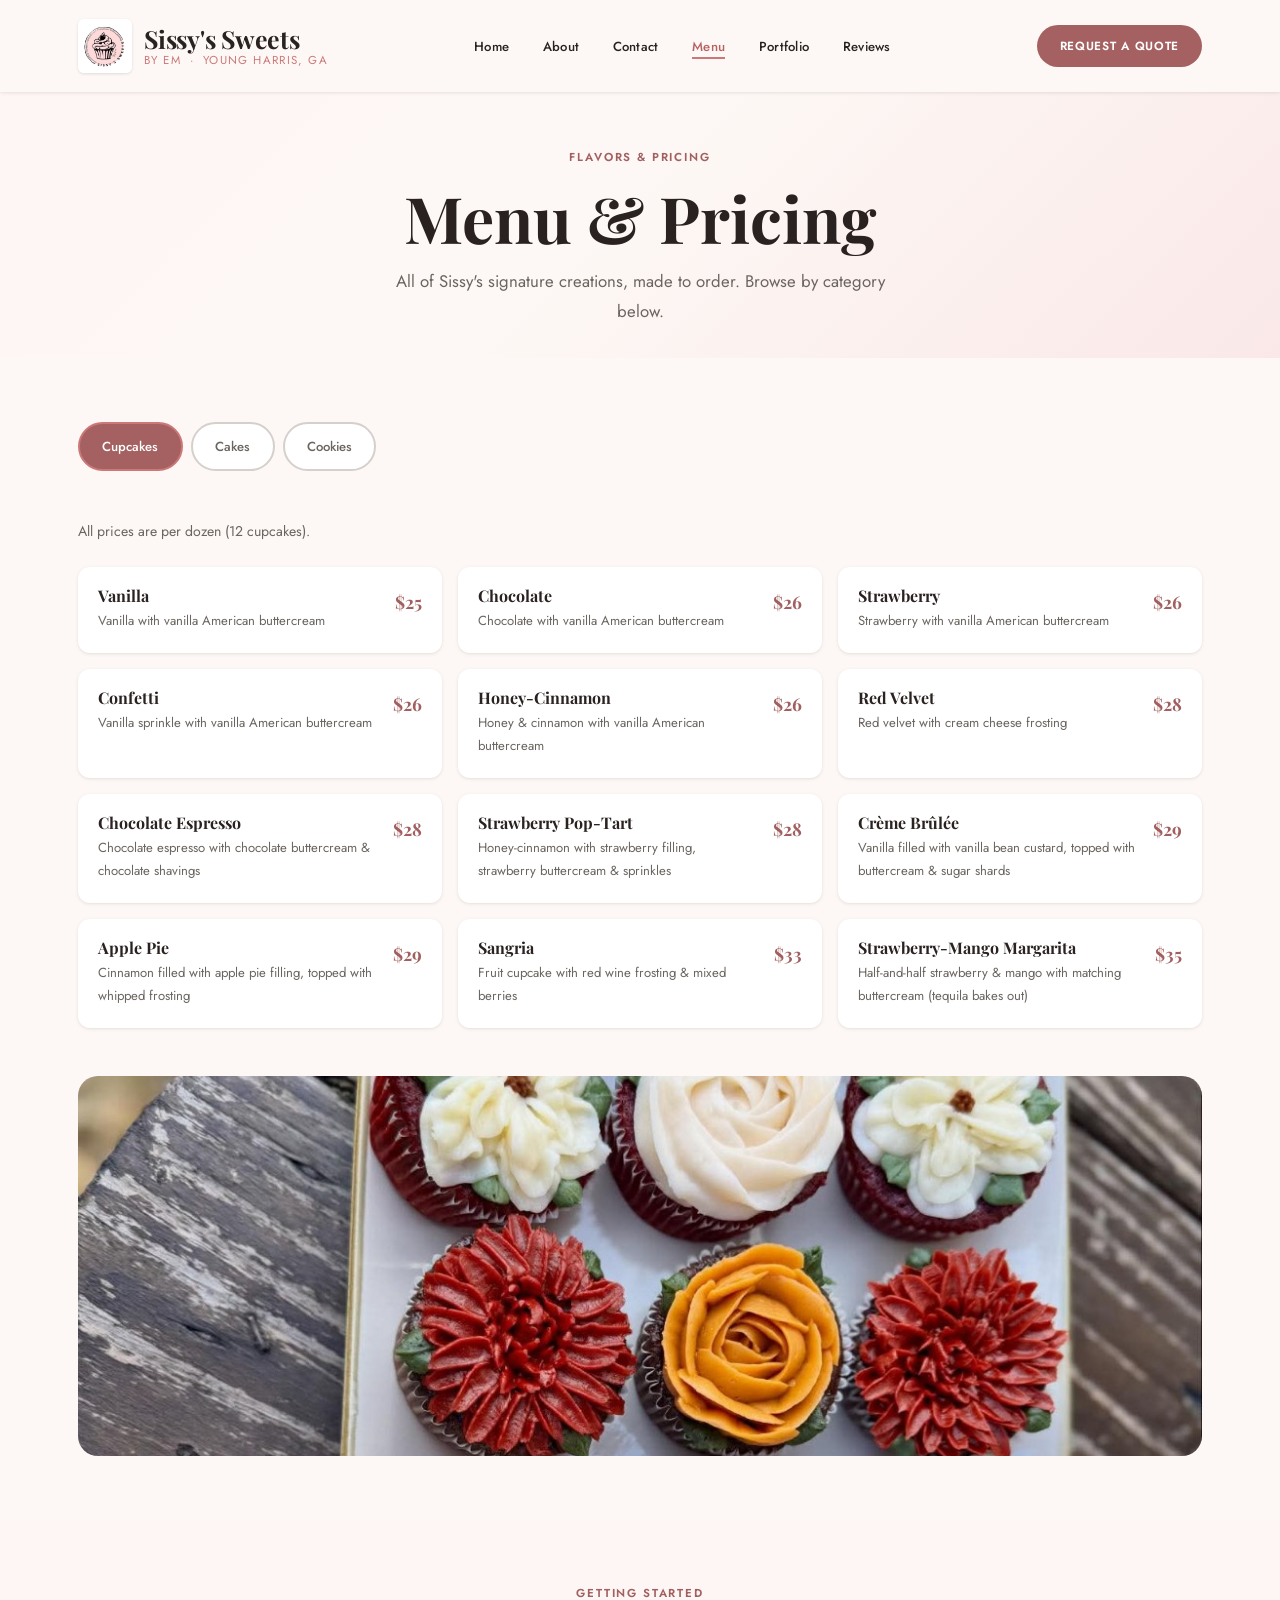
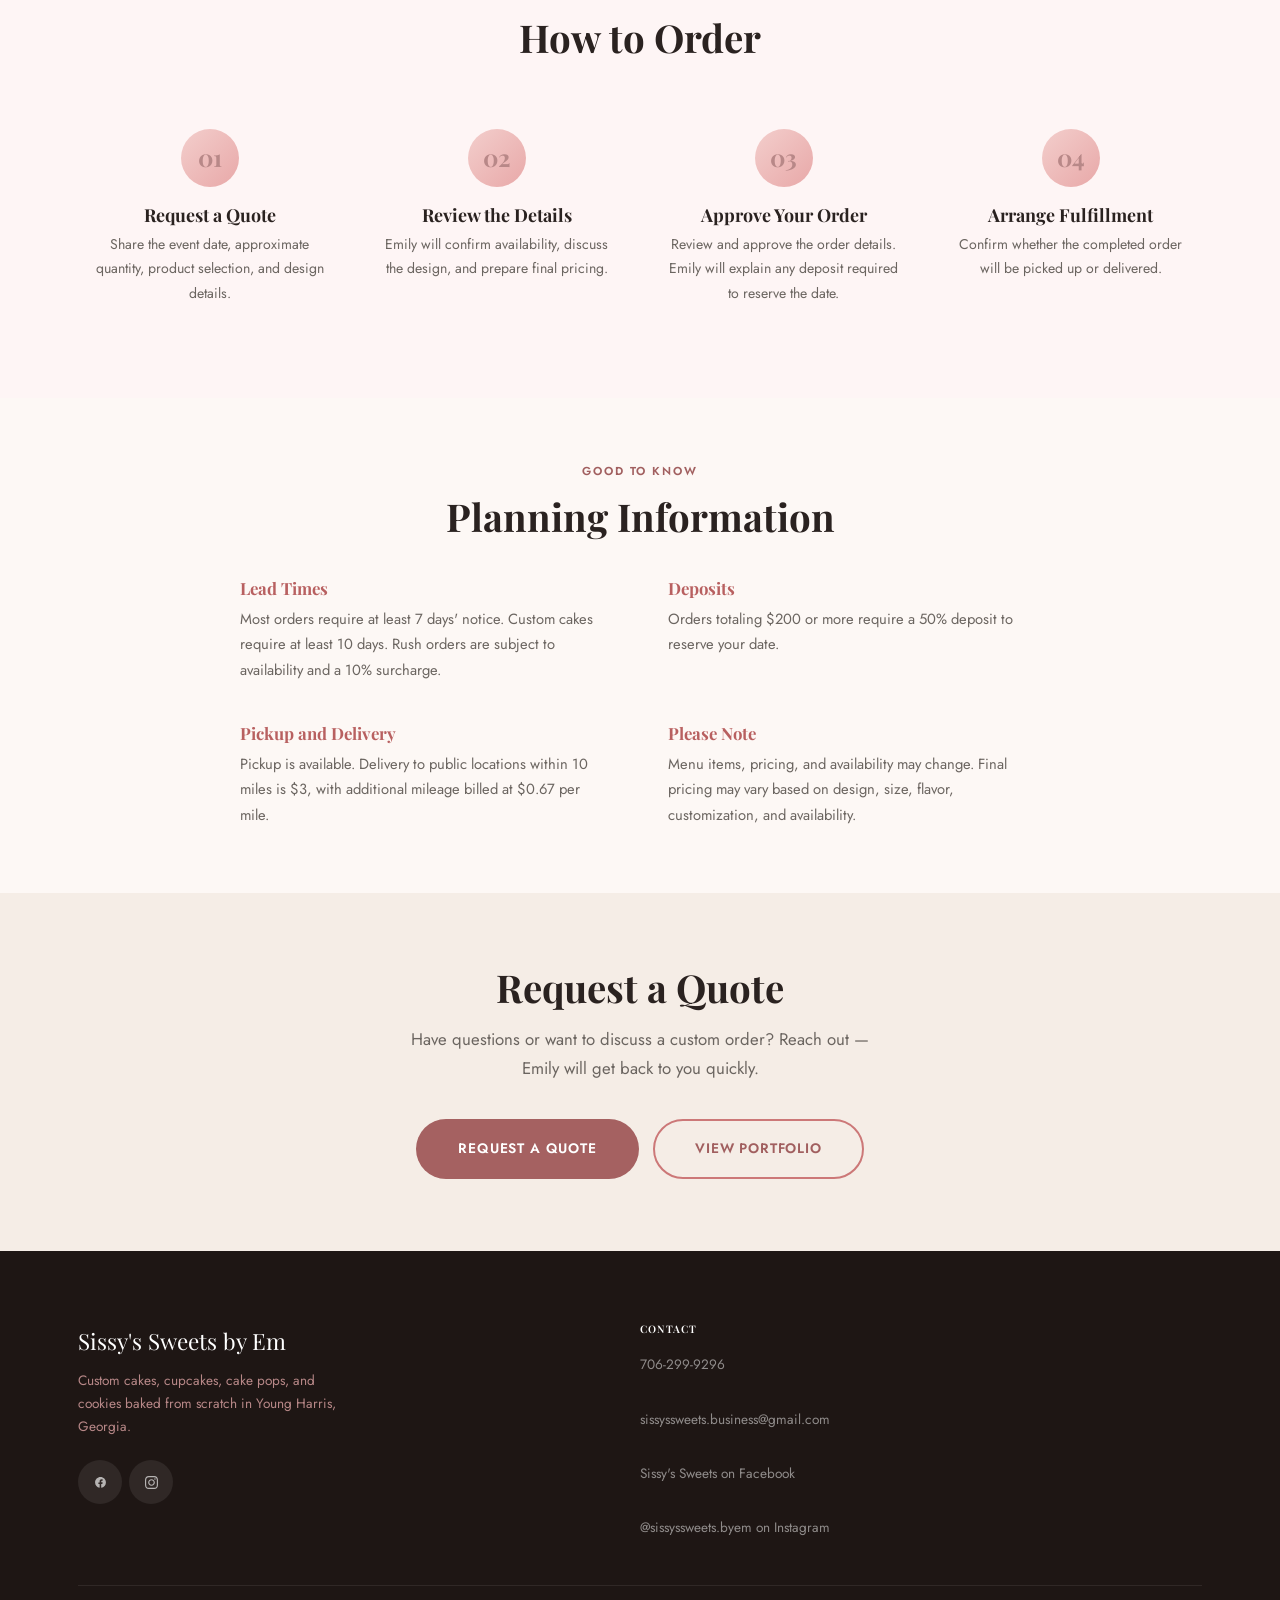
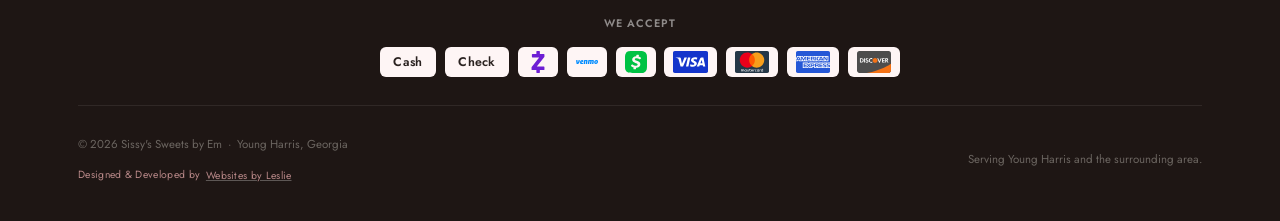
<file: menus.html>
<!DOCTYPE html>
<html lang="en">
<head>
  <meta charset="UTF-8">
  <script>document.documentElement.classList.add('js');</script>
  <meta name="viewport" content="width=device-width, initial-scale=1.0">
  <title>Menus &amp; Pricing — Sissy's Sweets by Em | Young Harris, GA</title>
  <meta name="description" content="Browse Sissy's Sweets by Em menus — cupcakes, cakes, and cookies. Request a quote from Emily for custom orders and pricing.">

  <!-- Open Graph -->
  <meta property="og:type"         content="website">
  <meta property="og:site_name"    content="Sissy's Sweets by Em">
  <meta property="og:locale"       content="en_US">
  <meta property="og:url"          content="https://sissyssweets-byem.com/menus.html">
  <meta property="og:title"        content="Menus & Pricing — Sissy's Sweets by Em | Young Harris, GA">
  <meta property="og:description"  content="Browse Sissy’s Sweets by Em — cupcakes from $25/dozen, custom cakes, and cookies. Young Harris, Georgia.">
  <meta property="og:image"        content="https://sissyssweets-byem.com/images/social-preview.jpg">
  <meta property="og:image:width"  content="1536">
  <meta property="og:image:height" content="1129">
  <meta property="og:image:alt"    content="A 2-tier wedding cake with cascading blush roses, handmade by Sissy's Sweets by Em in Young Harris, Georgia">
  <!-- Twitter Card -->
  <meta name="twitter:card"        content="summary_large_image">
  <meta name="twitter:title"       content="Menus & Pricing — Sissy's Sweets by Em | Young Harris, GA">
  <meta name="twitter:description" content="Browse Sissy’s Sweets by Em — cupcakes from $25/dozen, custom cakes, and cookies. Young Harris, Georgia.">
  <meta name="twitter:image"       content="https://sissyssweets-byem.com/images/social-preview.jpg">
  <meta name="twitter:image:alt"   content="A 2-tier wedding cake with cascading blush roses, handmade by Sissy's Sweets by Em in Young Harris, Georgia">
  <link rel="canonical" href="https://sissyssweets-byem.com/menus.html">
  <link rel="preconnect" href="https://fonts.googleapis.com">
  <link rel="preconnect" href="https://fonts.gstatic.com" crossorigin>
  <link href="https://fonts.googleapis.com/css2?family=Playfair+Display:ital,wght@0,400;0,700;1,400;1,700&family=Jost:wght@300;400;500;600;700&display=swap" rel="stylesheet">
  <link rel="stylesheet" href="css/style.css">
  <style>
    /* Menu page — tighter vertical rhythm between menu content, the How to
       Order / Planning Information sections, and the CTA */
    .page-hero   { padding-bottom: 2rem; }
    .section     { padding: 4rem 0; }
    .section-header { margin-bottom: 2.5rem; }
    .cta-section { padding: 4.5rem 0; }
  </style>
</head>
<body>

<!-- NAV -->
<nav class="nav nav--solid" aria-label="Main navigation">
  <div class="container">
    <a href="index.html" class="nav__logo">
      <img src="images/logo.jpg" alt="" class="nav__logo-img" width="56" height="56">
      <div class="nav__logo-text">
        <span class="nav__logo-main">Sissy's Sweets</span>
        <span class="nav__logo-sub">by Em &nbsp;·&nbsp; Young Harris, GA</span>
      </div>
    </a>
    <ul class="nav__links" role="list">
      <li><a href="index.html"    class="nav__link">Home</a></li>
      <li><a href="about.html"    class="nav__link">About</a></li>
      <li><a href="contact.html"  class="nav__link">Contact</a></li>
      <li><a href="menus.html"    class="nav__link">Menu</a></li>
      <li><a href="projects.html" class="nav__link">Portfolio</a></li>
      <li><a href="reviews.html"  class="nav__link">Reviews</a></li>
    </ul>
    <a href="contact.html" class="btn btn--primary btn--sm nav__cta">Request a Quote</a>
    <button class="hamburger" aria-label="Open menu" aria-expanded="false" aria-controls="mobileMenu">
      <span></span><span></span><span></span>
    </button>
  </div>
</nav>
<nav class="mobile-menu" id="mobileMenu" aria-label="Mobile navigation">
  <ul class="mobile-menu__links" role="list">
    <li><a href="index.html"    class="mobile-menu__link">Home</a></li>
    <li><a href="about.html"    class="mobile-menu__link">About</a></li>
    <li><a href="contact.html"  class="mobile-menu__link">Contact</a></li>
    <li><a href="menus.html"    class="mobile-menu__link">Menu</a></li>
    <li><a href="projects.html" class="mobile-menu__link">Portfolio</a></li>
    <li><a href="reviews.html"  class="mobile-menu__link">Reviews</a></li>
  </ul>
  <a href="contact.html" class="btn btn--primary btn--sm" style="margin-top:1rem;">Request a Quote</a>
</nav>

<!-- PAGE HERO -->
<section class="page-hero">
  <div class="container">
    <span class="eyebrow">Flavors &amp; Pricing</span>
    <h1>Menu &amp; Pricing</h1>
    <p>All of Sissy's signature creations, made to order. Browse by category below.</p>
  </div>
</section>

<!-- MENUS -->
<section class="section">
  <div class="container">

    <!-- Tab Bar -->
    <div class="menu-tabs" role="tablist" aria-label="Menu categories">
      <button class="menu-tab active" data-tab="cupcakes" role="tab" aria-selected="true">Cupcakes</button>
      <button class="menu-tab"        data-tab="cakes"    role="tab" aria-selected="false">Cakes</button>
      <button class="menu-tab"        data-tab="cookies"  role="tab" aria-selected="false">Cookies</button>
    </div>

    <!-- CUPCAKES -->
    <div class="menu-section active" id="cupcakes">
      <p style="font-size:.88rem;color:var(--text-sec);margin-bottom:1.5rem;">All prices are per dozen (12 cupcakes). <!-- PLACEHOLDER: Emily — confirm whether mix-and-match is available --></p>

      <div class="menu-grid">

        <div class="menu-item">
          <div class="menu-item__info">
            <h4>Vanilla</h4>
            <p>Vanilla with vanilla American buttercream</p>
          </div>
          <div class="menu-item__price">$25</div>
        </div>

        <div class="menu-item">
          <div class="menu-item__info">
            <h4>Chocolate</h4>
            <p>Chocolate with vanilla American buttercream</p>
          </div>
          <div class="menu-item__price">$26</div>
        </div>

        <div class="menu-item">
          <div class="menu-item__info">
            <h4>Strawberry</h4>
            <p>Strawberry with vanilla American buttercream</p>
          </div>
          <div class="menu-item__price">$26</div>
        </div>

        <div class="menu-item">
          <div class="menu-item__info">
            <h4>Confetti</h4>
            <p>Vanilla sprinkle with vanilla American buttercream</p>
          </div>
          <div class="menu-item__price">$26</div>
        </div>

        <div class="menu-item">
          <div class="menu-item__info">
            <h4>Honey-Cinnamon</h4>
            <p>Honey &amp; cinnamon with vanilla American buttercream</p>
          </div>
          <div class="menu-item__price">$26</div>
        </div>

        <div class="menu-item">
          <div class="menu-item__info">
            <h4>Red Velvet</h4>
            <p>Red velvet with cream cheese frosting</p>
          </div>
          <div class="menu-item__price">$28</div>
        </div>

        <div class="menu-item">
          <div class="menu-item__info">
            <h4>Chocolate Espresso</h4>
            <p>Chocolate espresso with chocolate buttercream &amp; chocolate shavings</p>
          </div>
          <div class="menu-item__price">$28</div>
        </div>

        <div class="menu-item">
          <div class="menu-item__info">
            <h4>Strawberry Pop-Tart</h4>
            <p>Honey-cinnamon with strawberry filling, strawberry buttercream &amp; sprinkles</p>
          </div>
          <div class="menu-item__price">$28</div>
        </div>

        <div class="menu-item">
          <div class="menu-item__info">
            <h4>Crème Brûlée</h4>
            <p>Vanilla filled with vanilla bean custard, topped with buttercream &amp; sugar shards</p>
          </div>
          <div class="menu-item__price">$29</div>
        </div>

        <div class="menu-item">
          <div class="menu-item__info">
            <h4>Apple Pie</h4>
            <p>Cinnamon filled with apple pie filling, topped with whipped frosting</p>
          </div>
          <div class="menu-item__price">$29</div>
        </div>

        <div class="menu-item">
          <div class="menu-item__info">
            <h4>Sangria</h4>
            <p>Fruit cupcake with red wine frosting &amp; mixed berries</p>
          </div>
          <div class="menu-item__price">$33</div>
        </div>

        <div class="menu-item">
          <div class="menu-item__info">
            <h4>Strawberry-Mango Margarita</h4>
            <p>Half-and-half strawberry &amp; mango with matching buttercream (tequila bakes out)</p>
          </div>
          <div class="menu-item__price">$35</div>
        </div>

      </div><!-- /menu-grid -->

      <!-- Cupcake photo -->
      <div style="margin-top:3rem;border-radius:var(--radius-lg);overflow:hidden;max-height:380px;">
        <img src="images/cupcakes-floral-fall.jpg"
             alt="Fall floral cupcakes decorated with buttercream roses and dahlias"
             loading="lazy"
             style="width:100%;height:380px;object-fit:cover;object-position:center 30%;">
      </div>
    </div>

    <!-- CAKES -->
    <div class="menu-section" id="cakes">
      <div style="margin-bottom:2rem;">
        <div class="info-box">
          <h4>Custom Pricing</h4>
          <p>Cake pricing varies based on size, tier, design complexity, and decorating style. Emily will provide a custom quote after discussing your vision. Please reach out with details about your event.</p>
        </div>
        <div class="info-box">
          <h4>Lead Time</h4>
          <p>Custom cakes require a minimum of 10 days' notice. Rush orders (less than 10 days) are subject to a 10% surcharge when available.</p>
        </div>
        <div class="info-box">
          <h4>Deposit</h4>
          <p>Orders totaling $200 or more require a 50% deposit to secure your date.</p>
        </div>
      </div>

      <div class="grid-3 stagger">
        <article class="card fade-up">
          <div class="card__img">
            <img src="images/cake-wedding-blush-roses.jpg" alt="Wedding cake with blush roses" loading="lazy">
          </div>
          <div class="card__body">
            <span class="card__cat">Wedding &amp; Events</span>
            <h3 class="card__title">Tiered Wedding Cakes</h3>
            <p class="card__desc">Elegant multi-tier cakes for weddings, showers, and milestone occasions. Contact for a custom quote.</p>
          </div>
        </article>
        <article class="card fade-up">
          <div class="card__img">
            <img src="images/cake-birthday-disco-era.jpg" alt="Custom birthday cake" loading="lazy">
          </div>
          <div class="card__body">
            <span class="card__cat">Birthday</span>
            <h3 class="card__title">Custom Birthday Cakes</h3>
            <p class="card__desc">Any theme, any age — Emily turns your ideas into a cake that's the star of the party.</p>
          </div>
        </article>
        <article class="card fade-up">
          <div class="card__img">
            <img src="images/cake-novelty-highland-cow.jpg" alt="Novelty character cake" loading="lazy">
          </div>
          <div class="card__body">
            <span class="card__cat">Novelty &amp; Themed</span>
            <h3 class="card__title">Novelty &amp; Character Cakes</h3>
            <p class="card__desc">Sculpted cakes, character designs, and one-of-a-kind creations for the celebration that needs something truly special.</p>
          </div>
        </article>
      </div>

      <div class="text-center mt-10">
        <a href="contact.html" class="btn btn--primary btn--lg">Request a Cake Quote</a>
      </div>
    </div>

    <!-- COOKIES -->
    <div class="menu-section" id="cookies">
      <div class="info-box" style="margin-bottom:2rem;">
        <h4>Contact for Cookie Pricing</h4>
        <p>Emily makes decorated cookies for all occasions — weddings, baby showers, holidays, gifts, and more. Pricing varies by quantity and design. Reach out to discuss your order.</p>
      </div>

      <!-- Placeholder for cookie menu — Emily to fill in when ready -->
      <div class="menu-empty">
        <div class="menu-empty__icon" aria-hidden="true"><svg viewBox="0 0 24 24" fill="none" stroke="currentColor" stroke-width="1.5" stroke-linecap="round" stroke-linejoin="round"><circle cx="12" cy="12" r="8.5"/><circle cx="9" cy="10" r="1" fill="currentColor" stroke="none"/><circle cx="14" cy="9.5" r="1" fill="currentColor" stroke="none"/><circle cx="12" cy="14.5" r="1" fill="currentColor" stroke="none"/></svg></div>
        <h3>Cookie Menu Coming Soon</h3>
        <p>Custom decorated cookies for any occasion. Contact Emily with your theme, quantity, and event date to get a quote.</p>
        <a href="contact.html" class="btn btn--primary btn--sm">Ask About Cookies</a>
      </div>
    </div>

  </div><!-- /container -->
</section>

<!-- HOW TO ORDER -->
<section class="section section--alt">
  <div class="container">
    <div class="section-header fade-up">
      <span class="eyebrow">Getting Started</span>
      <h2>How to Order</h2>
    </div>

    <div class="steps stagger">
      <div class="step fade-up">
        <div class="step__num" aria-hidden="true">01</div>
        <h4>Request a Quote</h4>
        <p>Share the event date, approximate quantity, product selection, and design details.</p>
      </div>
      <div class="step fade-up">
        <div class="step__num" aria-hidden="true">02</div>
        <h4>Review the Details</h4>
        <p>Emily will confirm availability, discuss the design, and prepare final pricing.</p>
      </div>
      <div class="step fade-up">
        <div class="step__num" aria-hidden="true">03</div>
        <h4>Approve Your Order</h4>
        <p>Review and approve the order details. Emily will explain any deposit required to reserve the date.</p>
      </div>
      <div class="step fade-up">
        <div class="step__num" aria-hidden="true">04</div>
        <h4>Arrange Fulfillment</h4>
        <p>Confirm whether the completed order will be picked up or delivered.</p>
      </div>
    </div>
  </div>
</section>

<!-- PLANNING INFORMATION -->
<section class="section">
  <div class="container">
    <div class="section-header fade-up">
      <span class="eyebrow">Good to Know</span>
      <h2>Planning Information</h2>
    </div>

    <div class="planning-grid fade-up">
      <div class="planning-group">
        <h3 class="planning-group__title">Lead Times</h3>
        <p>Most orders require at least 7 days' notice. Custom cakes require at least 10 days. Rush orders are subject to availability and a 10% surcharge.</p>
      </div>
      <div class="planning-group">
        <h3 class="planning-group__title">Deposits</h3>
        <p>Orders totaling $200 or more require a 50% deposit to reserve your date.</p>
      </div>
      <div class="planning-group">
        <h3 class="planning-group__title">Pickup and Delivery</h3>
        <p>Pickup is available. Delivery to public locations within 10 miles is $3, with additional mileage billed at $0.67 per mile.</p>
      </div>
      <div class="planning-group">
        <h3 class="planning-group__title">Please Note</h3>
        <p>Menu items, pricing, and availability may change. Final pricing may vary based on design, size, flavor, customization, and availability.</p>
      </div>
    </div>
  </div>
</section>

<!-- CTA -->
<section class="cta-section">
  <div class="container fade-up">
    <h2>Request a Quote</h2>
    <p>Have questions or want to discuss a custom order? Reach out — Emily will get back to you quickly.</p>
    <div class="cta-section__btns">
      <a href="contact.html" class="btn btn--primary btn--lg">Request a Quote</a>
      <a href="projects.html" class="btn btn--secondary btn--lg">View Portfolio</a>
    </div>
  </div>
</section>

<!-- FOOTER -->
<footer class="footer">
  <div class="container">
    <div class="footer__grid">
      <div>
        <div class="footer__name">Sissy's Sweets by Em</div>
        <p class="footer__desc">Custom cakes, cupcakes, cake pops, and cookies baked from scratch in Young Harris, Georgia.</p>
        <div class="footer__social">
          <a href="https://www.facebook.com/share/1HfUSsTqfu/" target="_blank" rel="noopener" class="footer__social-link" aria-label="Facebook"><svg width="13" height="13" viewBox="0 0 24 24" fill="currentColor" aria-hidden="true"><path d="M22 12c0-5.523-4.477-10-10-10S2 6.477 2 12c0 4.991 3.657 9.128 8.438 9.878v-6.987H8.078v-2.89h2.36V9.798c0-2.335 1.39-3.623 3.516-3.623.996 0 2.038.177 2.038.177v2.238h-1.148c-1.13 0-1.483.703-1.483 1.424v1.705h2.524l-.403 2.89H13.3V21.88C18.343 21.128 22 16.99 22 12z"/></svg></a>
          <a href="https://www.instagram.com/sissyssweets.byem" target="_blank" rel="noopener" class="footer__social-link" aria-label="Instagram"><svg width="13" height="13" viewBox="0 0 24 24" fill="currentColor" aria-hidden="true"><path d="M12 2.163c3.204 0 3.584.012 4.85.07 3.252.148 4.771 1.691 4.919 4.919.058 1.265.069 1.645.069 4.849 0 3.205-.012 3.584-.069 4.849-.149 3.225-1.664 4.771-4.919 4.919-1.266.058-1.644.07-4.85.07-3.204 0-3.584-.012-4.849-.07-3.26-.149-4.771-1.699-4.919-4.92-.058-1.265-.07-1.644-.07-4.849 0-3.204.013-3.583.07-4.849.149-3.227 1.664-4.771 4.919-4.919 1.266-.057 1.645-.069 4.849-.069zm0-2.163c-3.259 0-3.667.014-4.947.072-4.358.2-6.78 2.618-6.98 6.98-.059 1.281-.073 1.689-.073 4.948 0 3.259.014 3.668.072 4.948.2 4.358 2.618 6.78 6.98 6.98 1.281.058 1.689.072 4.948.072 3.259 0 3.668-.014 4.948-.072 4.354-.2 6.782-2.618 6.979-6.98.059-1.28.073-1.689.073-4.948 0-3.259-.014-3.667-.072-4.947-.196-4.354-2.617-6.78-6.979-6.98-1.281-.059-1.69-.073-4.949-.073zm0 5.838c-3.403 0-6.162 2.759-6.162 6.162s2.759 6.163 6.162 6.163 6.162-2.759 6.162-6.163c0-3.403-2.759-6.162-6.162-6.162zm0 10.162c-2.209 0-4-1.79-4-4 0-2.209 1.791-4 4-4s4 1.791 4 4c0 2.21-1.791 4-4 4zm6.406-11.845c-.796 0-1.441.645-1.441 1.44s.645 1.44 1.441 1.44c.795 0 1.439-.645 1.439-1.44s-.644-1.44-1.439-1.44z"/></svg></a>
        </div>
      </div>
      <div>
        <h3 class="footer__col-title">Contact</h3>
        <ul class="footer__links">
          <li><a href="tel:7062999296" class="footer__link">706-299-9296</a></li>
          <li><a href="mailto:sissyssweets.business@gmail.com" class="footer__link">sissyssweets.business@gmail.com</a></li>
          <li><a href="https://www.facebook.com/share/1HfUSsTqfu/" target="_blank" rel="noopener noreferrer" class="footer__link">Sissy's Sweets on Facebook</a></li>
          <li><a href="https://www.instagram.com/sissyssweets.byem" target="_blank" rel="noopener noreferrer" class="footer__link">@sissyssweets.byem on Instagram</a></li>
        </ul>
      </div>
    </div>

    <div class="footer__payments">
      <p class="footer__payments-label">We Accept</p>
      <div class="payment-marks">
        <span class="pay-chip--text">Cash</span>
        <span class="pay-chip--text">Check</span>
        <span class="pay-icon"><svg role="img" width="20" height="20" viewBox="0 0 24 24" aria-label="Zelle" style="color:#6D1ED4;"><title>Zelle</title><path fill="currentColor" d="M13.559 24h-2.841a.483.483 0 0 1-.483-.483v-2.765H5.638a.667.667 0 0 1-.666-.666v-2.234a.67.67 0 0 1 .142-.412l8.139-10.382h-7.25a.667.667 0 0 1-.667-.667V3.914c0-.367.299-.666.666-.666h4.23V.483c0-.266.217-.483.483-.483h2.841c.266 0 .483.217.483.483v2.765h4.323c.367 0 .666.299.666.666v2.137a.67.67 0 0 1-.141.41l-8.19 10.481h7.665c.367 0 .666.299.666.666v2.477a.667.667 0 0 1-.666.667h-4.32v2.765a.483.483 0 0 1-.483.483Z"/></svg></span>
        <span class="pay-icon"><svg role="img" width="20" height="20" viewBox="0 0 24 24" aria-label="Venmo" style="color:#008CFF;"><title>Venmo</title><path fill="currentColor" d="M21.772 13.119c-.267 0-.381-.251-.38-.655 0-.533.121-1.575.712-1.575.267 0 .357.243.357.598 0 .533-.13 1.632-.689 1.632Zm.502-3.377c-1.677 0-2.405 1.285-2.405 2.658 0 1.042.421 1.874 1.693 1.874 1.717 0 2.438-1.406 2.438-2.763 0-1.025-.462-1.769-1.726-1.769Zm-3.833 0c-.558 0-.964.17-1.393.477-.154-.275-.462-.477-.932-.477-.542 0-.947.219-1.247.437l-.04-.364H13.54l-.688 4.354h1.506l.479-3.053c.129-.065.323-.154.518-.154.145 0 .267.049.267.267 0 .056-.016.145-.024.218l-.429 2.722h1.498l.478-3.053c.138-.073.324-.154.51-.154.146 0 .268.049.268.267 0 .056-.017.145-.025.218l-.429 2.722h1.499l.461-2.908c.025-.153.049-.388.049-.549 0-.582-.267-.97-1.037-.97Zm-6.871 0c-.575 0-.98.219-1.287.421l-.017-.348H8.962l-.689 4.354H9.78l.478-3.053c.13-.065.324-.154.518-.154.147 0 .268.049.268.242 0 .081-.024.227-.032.299l-.422 2.666h1.499l.462-2.908c.024-.153.049-.388.049-.549 0-.582-.268-.97-1.03-.97Zm-5.631 1.834c.041-.485.413-.824.697-.824.162 0 .299.097.299.291 0 .404-.713.533-.996.533Zm.843-1.834c-1.604 0-2.382 1.39-2.382 2.698 0 1.01.478 1.817 1.814 1.817.527 0 1.07-.113 1.418-.282l.186-1.26c-.494.25-.874.347-1.271.347-.365 0-.64-.194-.64-.687.826-.008 2.252-.347 2.252-1.453 0-.687-.494-1.18-1.377-1.18Zm-4.239.267c.089.186.146.412.146.743 0 .606-.429 1.494-.777 2.06l-.373-2.989L0 9.969l.705 4.2h1.757c.77-1.01 1.718-2.448 1.718-3.554 0-.347-.073-.622-.235-.889l-1.402.283Z"/></svg></span>
        <span class="pay-icon"><svg role="img" width="20" height="20" viewBox="0 0 24 24" aria-label="Cash App" style="color:#00C244;"><title>Cash App</title><path fill="currentColor" d="M23.59 3.475a5.1 5.1 0 00-3.05-3.05c-1.31-.42-2.5-.42-4.92-.42H8.36c-2.4 0-3.61 0-4.9.4a5.1 5.1 0 00-3.05 3.06C0 4.765 0 5.965 0 8.365v7.27c0 2.41 0 3.6.4 4.9a5.1 5.1 0 003.05 3.05c1.3.41 2.5.41 4.9.41h7.28c2.41 0 3.61 0 4.9-.4a5.1 5.1 0 003.06-3.06c.41-1.3.41-2.5.41-4.9v-7.25c0-2.41 0-3.61-.41-4.91zm-6.17 4.63l-.93.93a.5.5 0 01-.67.01 5 5 0 00-3.22-1.18c-.97 0-1.94.32-1.94 1.21 0 .9 1.04 1.2 2.24 1.65 2.1.7 3.84 1.58 3.84 3.64 0 2.24-1.74 3.78-4.58 3.95l-.26 1.2a.49.49 0 01-.48.39H9.63l-.09-.01a.5.5 0 01-.38-.59l.28-1.27a6.54 6.54 0 01-2.88-1.57v-.01a.48.48 0 010-.68l1-.97a.49.49 0 01.67 0c.91.86 2.13 1.34 3.39 1.32 1.3 0 2.17-.55 2.17-1.42 0-.87-.88-1.1-2.54-1.72-1.76-.63-3.43-1.52-3.43-3.6 0-2.42 2.01-3.6 4.39-3.71l.25-1.23a.48.48 0 01.48-.38h1.78l.1.01c.26.06.43.31.37.57l-.27 1.37c.9.3 1.75.77 2.48 1.39l.02.02c.19.2.19.5 0 .68z"/></svg></span>
        <span class="pay-icon"><img src="images/payment/visa.svg" alt="Visa" loading="lazy" width="30" height="19"></span>
        <span class="pay-icon"><img src="images/payment/mastercard.svg" alt="Mastercard" loading="lazy" width="30" height="19"></span>
        <span class="pay-icon"><img src="images/payment/amex.svg" alt="American Express" loading="lazy" width="30" height="19"></span>
        <span class="pay-icon"><img src="images/payment/discover.svg" alt="Discover" loading="lazy" width="30" height="19"></span>
      </div>
    </div>

    <div class="footer__bottom">
      <div class="footer__bottom-left">
        <p>&copy; 2026 Sissy's Sweets by Em &nbsp;·&nbsp; Young Harris, Georgia</p>
        <p class="footer__credit">Designed &amp; Developed by <a href="https://websitesbyleslie.com" target="_blank" rel="noopener noreferrer">Websites by Leslie</a></p>
      </div>
      <p>Serving Young Harris and the surrounding area.</p>
    </div>
  </div>
</footer>

<script src="js/main.js"></script>
</body>
</html>
</file>
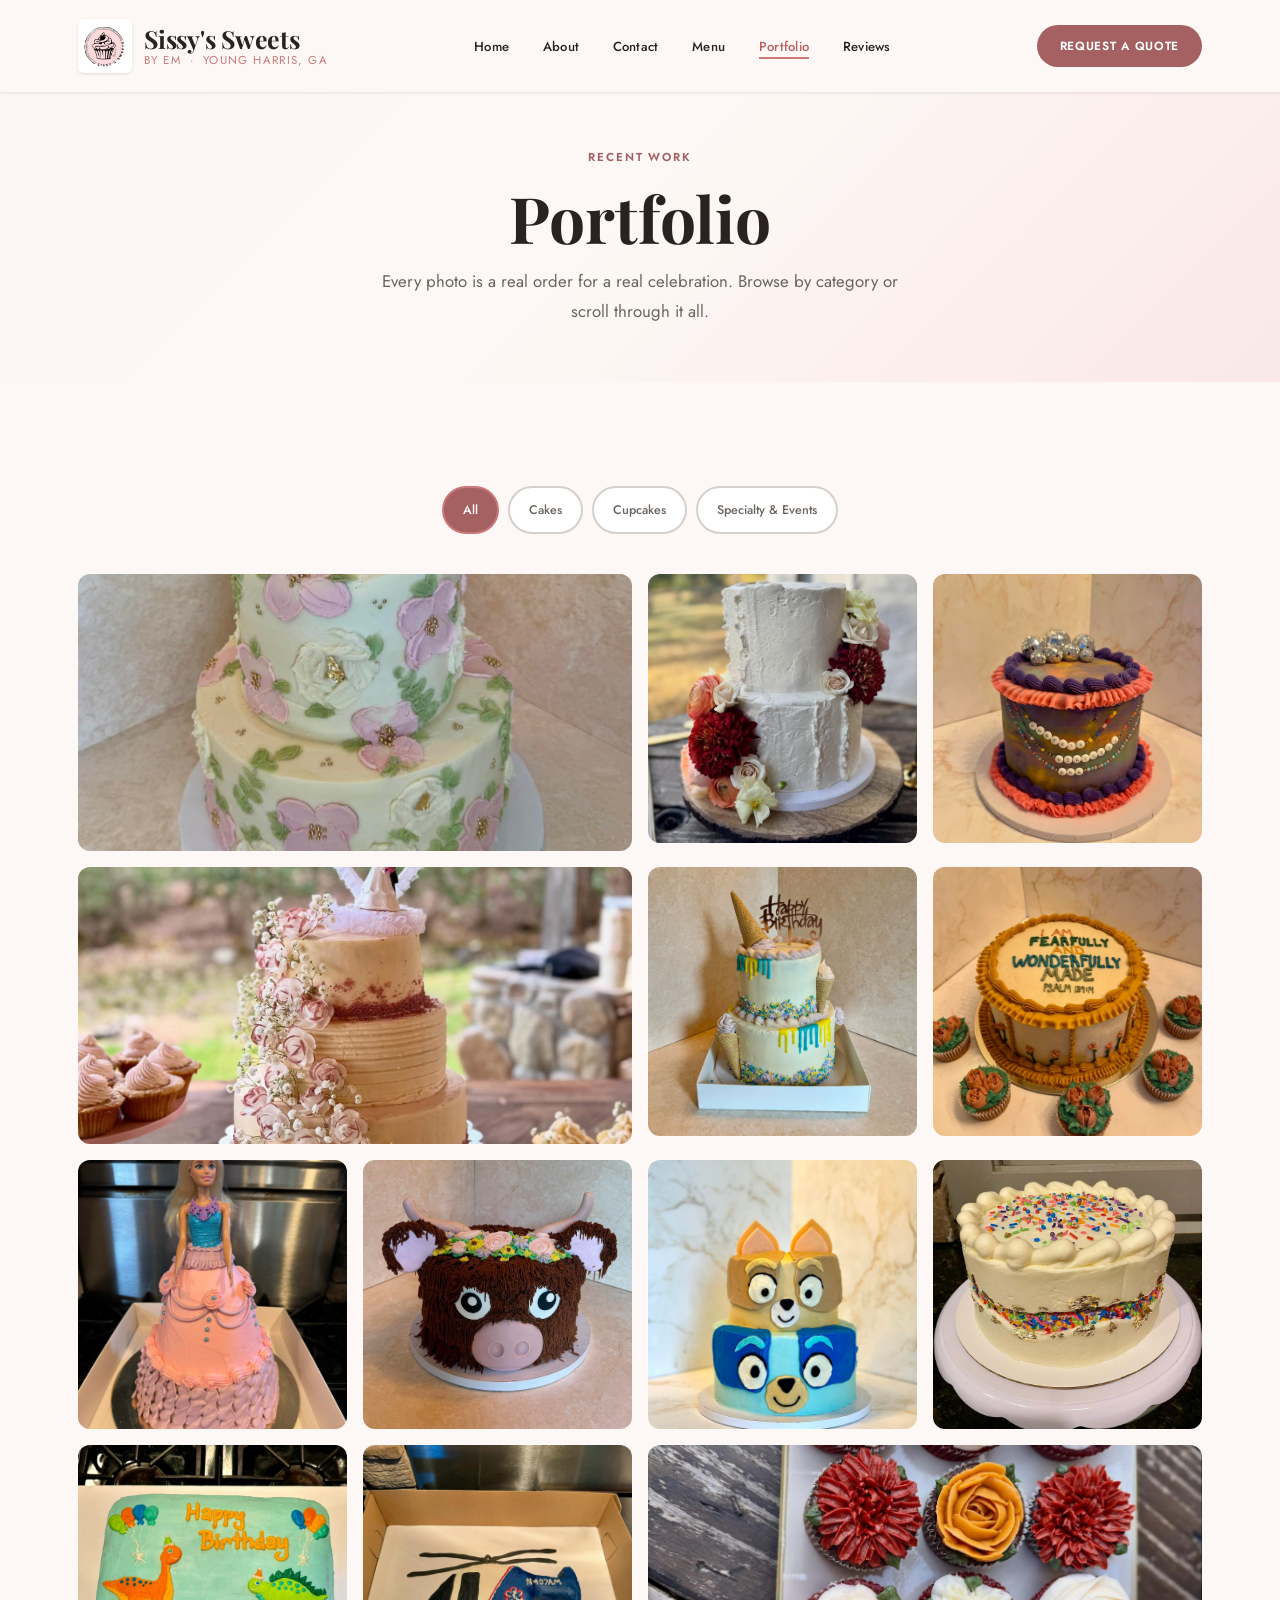
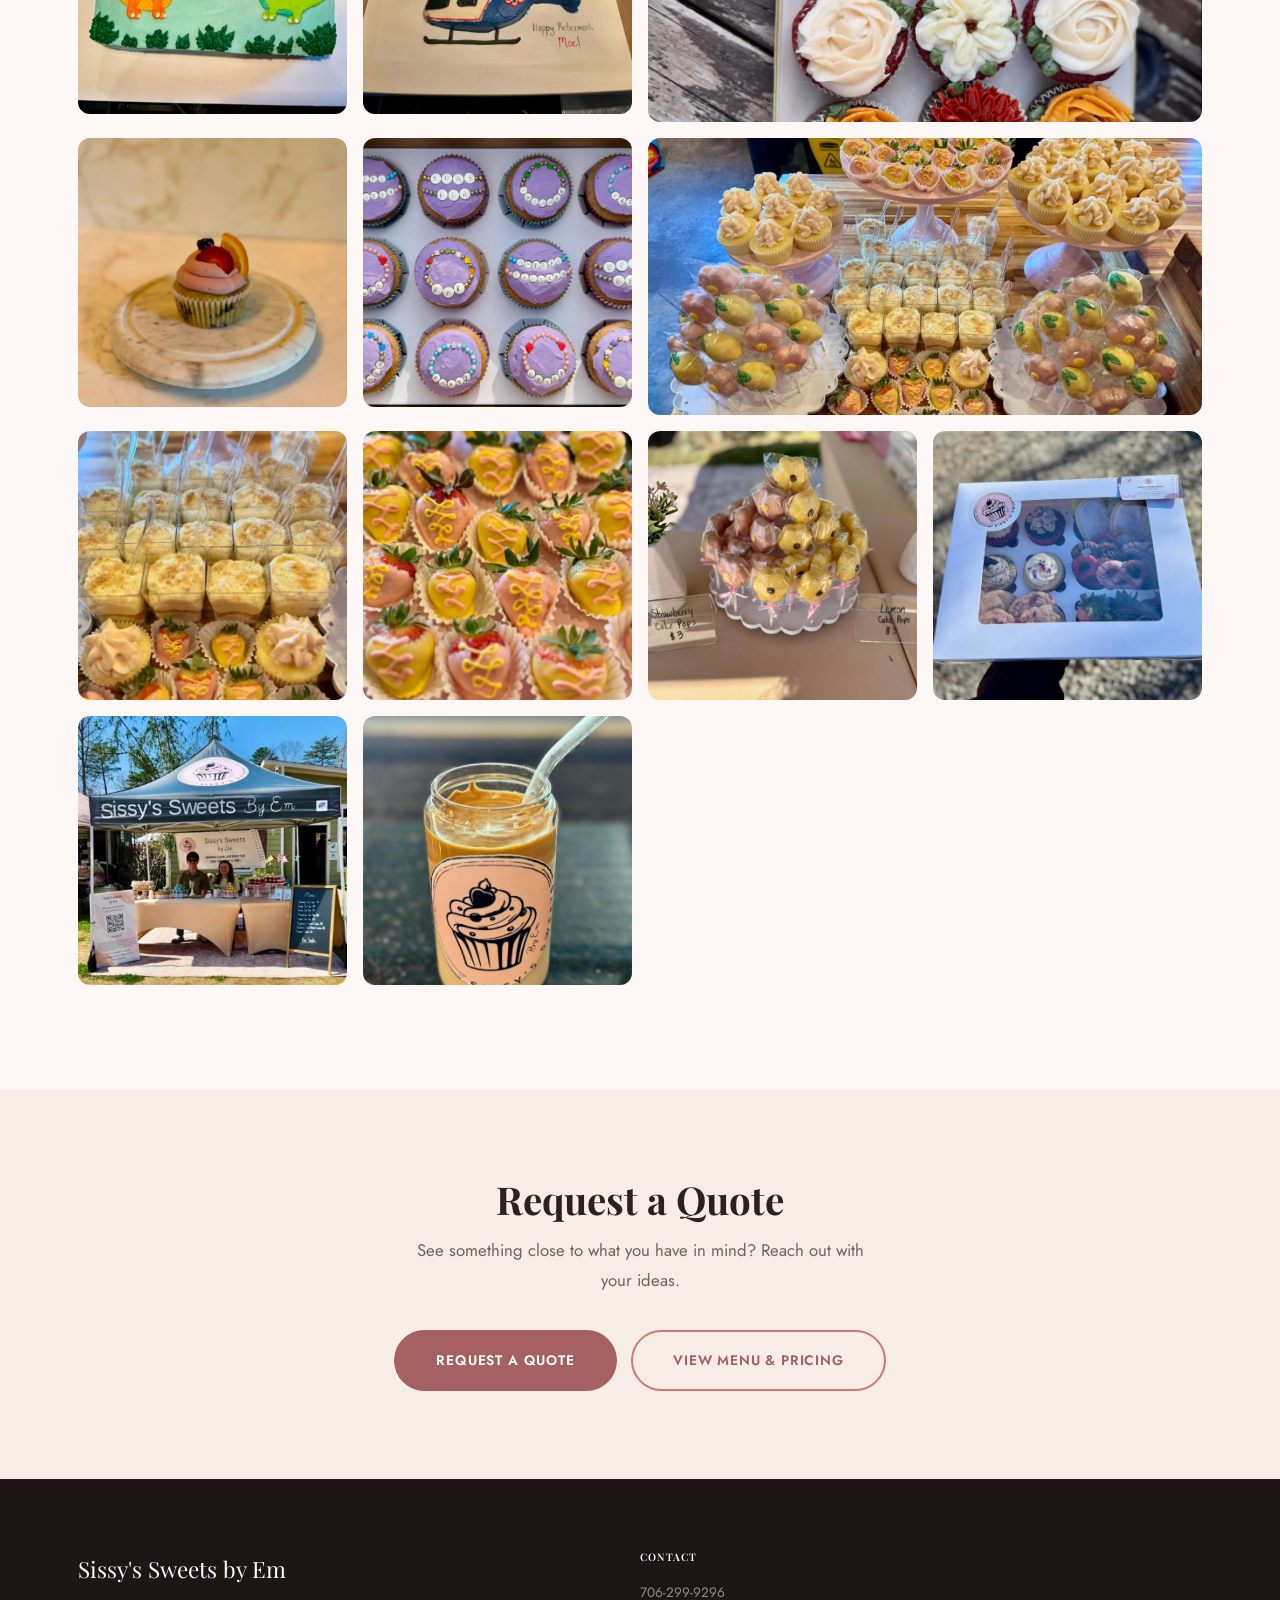
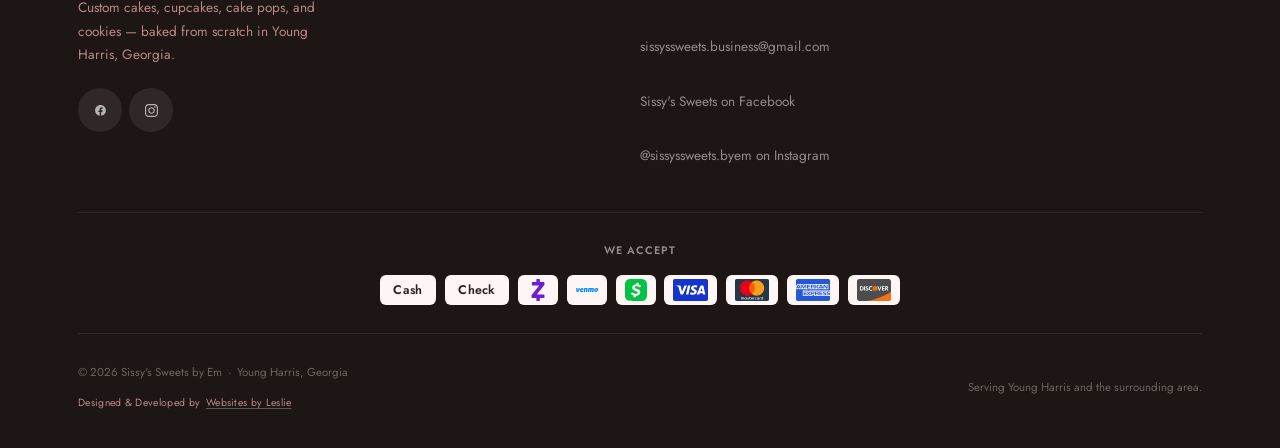
<file: projects.html>
<!DOCTYPE html>
<html lang="en">
<head>
  <meta charset="UTF-8">
  <script>document.documentElement.classList.add('js');</script>
  <meta name="viewport" content="width=device-width, initial-scale=1.0">
  <title>Projects — Sissy's Sweets by Em | Custom Cakes &amp; Treats Portfolio</title>
  <meta name="description" content="Browse Emily's portfolio of custom cakes, cupcakes, cake pops, cookies, and specialty treats. Sissy's Sweets by Em, Young Harris, Georgia.">

  <!-- Open Graph -->
  <meta property="og:type"         content="website">
  <meta property="og:site_name"    content="Sissy's Sweets by Em">
  <meta property="og:locale"       content="en_US">
  <meta property="og:url"          content="https://sissyssweets-byem.com/projects.html">
  <meta property="og:title"        content="Projects — Sissy's Sweets by Em | Custom Cakes Portfolio">
  <meta property="og:description"  content="Browse Emily’s portfolio of custom cakes, cupcakes, cake pops, cookies, and specialty treats. Young Harris, Georgia.">
  <meta property="og:image"        content="https://sissyssweets-byem.com/images/social-preview.jpg">
  <meta property="og:image:width"  content="1536">
  <meta property="og:image:height" content="1129">
  <meta property="og:image:alt"    content="A 2-tier wedding cake with cascading blush roses, handmade by Sissy's Sweets by Em in Young Harris, Georgia">
  <!-- Twitter Card -->
  <meta name="twitter:card"        content="summary_large_image">
  <meta name="twitter:title"       content="Projects — Sissy's Sweets by Em | Custom Cakes Portfolio">
  <meta name="twitter:description" content="Browse Emily’s portfolio of custom cakes, cupcakes, cake pops, cookies, and specialty treats. Young Harris, Georgia.">
  <meta name="twitter:image"       content="https://sissyssweets-byem.com/images/social-preview.jpg">
  <meta name="twitter:image:alt"   content="A 2-tier wedding cake with cascading blush roses, handmade by Sissy's Sweets by Em in Young Harris, Georgia">
  <link rel="canonical" href="https://sissyssweets-byem.com/projects.html">
  <link rel="preconnect" href="https://fonts.googleapis.com">
  <link rel="preconnect" href="https://fonts.gstatic.com" crossorigin>
  <link href="https://fonts.googleapis.com/css2?family=Playfair+Display:ital,wght@0,400;0,700;1,400;1,700&family=Jost:wght@300;400;500;600;700&display=swap" rel="stylesheet">
  <link rel="stylesheet" href="css/style.css">
</head>
<body>

<!-- NAV -->
<nav class="nav nav--solid" aria-label="Main navigation">
  <div class="container">
    <a href="index.html" class="nav__logo">
      <img src="images/logo.jpg" alt="" class="nav__logo-img" width="56" height="56">
      <div class="nav__logo-text">
        <span class="nav__logo-main">Sissy's Sweets</span>
        <span class="nav__logo-sub">by Em &nbsp;·&nbsp; Young Harris, GA</span>
      </div>
    </a>
    <ul class="nav__links" role="list">
      <li><a href="index.html"    class="nav__link">Home</a></li>
      <li><a href="about.html"    class="nav__link">About</a></li>
      <li><a href="contact.html"  class="nav__link">Contact</a></li>
      <li><a href="menus.html"    class="nav__link">Menu</a></li>
      <li><a href="projects.html" class="nav__link">Portfolio</a></li>
      <li><a href="reviews.html"  class="nav__link">Reviews</a></li>
    </ul>
    <a href="contact.html" class="btn btn--primary btn--sm nav__cta">Request a Quote</a>
    <button class="hamburger" aria-label="Open menu" aria-expanded="false" aria-controls="mobileMenu">
      <span></span><span></span><span></span>
    </button>
  </div>
</nav>
<nav class="mobile-menu" id="mobileMenu" aria-label="Mobile navigation">
  <ul class="mobile-menu__links" role="list">
    <li><a href="index.html"    class="mobile-menu__link">Home</a></li>
    <li><a href="about.html"    class="mobile-menu__link">About</a></li>
    <li><a href="contact.html"  class="mobile-menu__link">Contact</a></li>
    <li><a href="menus.html"    class="mobile-menu__link">Menu</a></li>
    <li><a href="projects.html" class="mobile-menu__link">Portfolio</a></li>
    <li><a href="reviews.html"  class="mobile-menu__link">Reviews</a></li>
  </ul>
  <a href="contact.html" class="btn btn--primary btn--sm" style="margin-top:1rem;">Request a Quote</a>
</nav>

<!-- PAGE HERO -->
<section class="page-hero">
  <div class="container">
    <span class="eyebrow">Recent Work</span>
    <h1>Portfolio</h1>
    <p>Every photo is a real order for a real celebration. Browse by category or scroll through it all.</p>
  </div>
</section>

<!-- GALLERY -->
<section class="section">
  <div class="container">

    <!-- Filter -->
    <div class="gallery-filter" role="group" aria-label="Filter by category">
      <button class="filter-btn active" data-filter="all" aria-pressed="true">All</button>
      <button class="filter-btn" data-filter="cakes" aria-pressed="false">Cakes</button>
      <button class="filter-btn" data-filter="cupcakes" aria-pressed="false">Cupcakes</button>
      <button class="filter-btn" data-filter="specialty" aria-pressed="false">Specialty &amp; Events</button>
    </div>

    <!-- Grid -->
    <div class="gallery-grid">

      <!-- ── CAKES ── -->

      <div class="gallery-item gallery-item--wide" data-category="cakes">
        <img src="images/cake-floral-painted-tiered.jpg"
             alt="2-tier hand-painted floral cake with pink, lavender, and white buttercream flowers and gold details"
             loading="lazy">
        <div class="gallery-item__overlay" aria-hidden="true">
          <span class="gallery-item__label">Hand-Painted Floral Cake</span>
        </div>
      </div>

      <div class="gallery-item" data-category="cakes">
        <img src="images/cake-wedding-rustic-floral.jpg"
             alt="2-tier rustic wedding cake with white textured buttercream and cascading real flowers on a wood slab"
             loading="lazy">
        <div class="gallery-item__overlay" aria-hidden="true">
          <span class="gallery-item__label">Rustic Wedding Cake</span>
        </div>
      </div>

      <div class="gallery-item gallery-item--wide" data-category="cakes">
        <img src="images/cake-wedding-blush-roses.jpg"
             alt="2-tier wedding cake with blush rose frosting, cascading sugar roses, baby's breath, and a bride and groom topper"
             loading="lazy">
        <div class="gallery-item__overlay" aria-hidden="true">
          <span class="gallery-item__label">Wedding Cake with Roses</span>
        </div>
      </div>

      <div class="gallery-item" data-category="cakes">
        <img src="images/cake-birthday-disco-era.jpg"
             alt="Custom birthday cake with iridescent swirl frosting, disco ball toppers, and friendship bracelet decorations"
             loading="lazy">
        <div class="gallery-item__overlay" aria-hidden="true">
          <span class="gallery-item__label">Birthday Era Disco Cake</span>
        </div>
      </div>

      <div class="gallery-item" data-category="cakes">
        <img src="images/cake-birthday-ice-cream.jpg"
             alt="2-tier ice cream birthday cake with waffle cones, colorful drips, sprinkles, and a Happy Birthday topper"
             loading="lazy">
        <div class="gallery-item__overlay" aria-hidden="true">
          <span class="gallery-item__label">Ice Cream Birthday Cake</span>
        </div>
      </div>

      <div class="gallery-item" data-category="cakes">
        <img src="images/cake-inspirational-scripture.jpg"
             alt="Round cake decorated with Psalm 139:14 scripture text, golden mustard ruffled border, and matching cupcakes"
             loading="lazy">
        <div class="gallery-item__overlay" aria-hidden="true">
          <span class="gallery-item__label">Custom Scripture Cake</span>
        </div>
      </div>

      <div class="gallery-item" data-category="cakes">
        <img src="images/cake-birthday-barbie.jpg"
             alt="Barbie doll dress cake in pink and lavender frosting with ruffles and rose details"
             loading="lazy">
        <div class="gallery-item__overlay" aria-hidden="true">
          <span class="gallery-item__label">Barbie Doll Dress Cake</span>
        </div>
      </div>

      <div class="gallery-item" data-category="cakes">
        <img src="images/cake-novelty-highland-cow.jpg"
             alt="Highland cow character cake with textured brown frosting, a flower crown, and fondant facial features"
             loading="lazy">
        <div class="gallery-item__overlay" aria-hidden="true">
          <span class="gallery-item__label">Highland Cow Character Cake</span>
        </div>
      </div>

      <div class="gallery-item" data-category="cakes">
        <img src="images/cake-birthday-bluey-bingo.jpg"
             alt="2-tier Bluey and Bingo themed children's birthday cake with character faces in blue and tan frosting"
             loading="lazy">
        <div class="gallery-item__overlay" aria-hidden="true">
          <span class="gallery-item__label">Bluey &amp; Bingo Birthday Cake</span>
        </div>
      </div>

      <div class="gallery-item" data-category="cakes">
        <img src="images/cake-confetti-gold-leaf.jpg"
             alt="Confetti cake with white buttercream, rainbow sprinkles, and gold leaf accents on a cake stand"
             loading="lazy">
        <div class="gallery-item__overlay" aria-hidden="true">
          <span class="gallery-item__label">Confetti Gold Leaf Cake</span>
        </div>
      </div>

      <div class="gallery-item" data-category="cakes">
        <img src="images/cake-birthday-dinosaur.jpg"
             alt="Children's birthday cake with blue frosting, cartoon dinosaurs, and balloon decorations"
             loading="lazy">
        <div class="gallery-item__overlay" aria-hidden="true">
          <span class="gallery-item__label">Dinosaur Birthday Cake</span>
        </div>
      </div>

      <div class="gallery-item" data-category="cakes">
        <img src="images/cake-novelty-helicopter.jpg"
             alt="Custom shaped helicopter cake reading Happy Retirement Moe with emergency medical service markings"
             loading="lazy">
        <div class="gallery-item__overlay" aria-hidden="true">
          <span class="gallery-item__label">Custom Retirement Cake</span>
        </div>
      </div>

      <!-- ── CUPCAKES ── -->

      <div class="gallery-item gallery-item--wide" data-category="cupcakes">
        <img src="images/cupcakes-floral-fall.jpg"
             alt="18 beautifully decorated fall floral cupcakes with buttercream roses, dahlias, and ranunculus in autumn colors"
             loading="lazy">
        <div class="gallery-item__overlay" aria-hidden="true">
          <span class="gallery-item__label">Fall Floral Cupcakes</span>
        </div>
      </div>

      <div class="gallery-item" data-category="cupcakes">
        <img src="images/cupcake-sangria-marble.jpg"
             alt="Single sangria cupcake on a marble stand with pink-purple frosting, a cherry, and an orange slice"
             loading="lazy">
        <div class="gallery-item__overlay" aria-hidden="true">
          <span class="gallery-item__label">Sangria Cupcake</span>
        </div>
      </div>

      <div class="gallery-item" data-category="cupcakes">
        <img src="images/cupcakes-friendship-bracelet.jpg"
             alt="Dozen cupcakes with purple frosting and friendship bracelet bead decorations spelling out birthday messages"
             loading="lazy">
        <div class="gallery-item__overlay" aria-hidden="true">
          <span class="gallery-item__label">Friendship Bracelet Cupcakes</span>
        </div>
      </div>

      <!-- ── SPECIALTY & EVENTS ── -->

      <div class="gallery-item gallery-item--wide" data-category="specialty">
        <img src="images/specialty-dessert-table.jpg"
             alt="Full dessert table spread with cupcakes, banana pudding cups, cake pops, and chocolate strawberries on a wooden board"
             loading="lazy">
        <div class="gallery-item__overlay" aria-hidden="true">
          <span class="gallery-item__label">Dessert Table Spread</span>
        </div>
      </div>

      <div class="gallery-item" data-category="specialty">
        <img src="images/specialty-event-spread.jpg"
             alt="Event dessert spread with banana pudding cups, mini cupcakes, and chocolate-dipped strawberries"
             loading="lazy">
        <div class="gallery-item__overlay" aria-hidden="true">
          <span class="gallery-item__label">Event Dessert Spread</span>
        </div>
      </div>

      <div class="gallery-item" data-category="specialty">
        <img src="images/specialty-chocolate-strawberries.jpg"
             alt="Chocolate-dipped strawberries in pink and yellow coating with decorative drizzle in cupcake liners"
             loading="lazy">
        <div class="gallery-item__overlay" aria-hidden="true">
          <span class="gallery-item__label">Chocolate Strawberries</span>
        </div>
      </div>

      <div class="gallery-item" data-category="specialty">
        <img src="images/specialty-cake-pops.jpg"
             alt="Strawberry and lemon cake pops displayed on a tiered stand at a market booth with price signs"
             loading="lazy">
        <div class="gallery-item__overlay" aria-hidden="true">
          <span class="gallery-item__label">Strawberry &amp; Lemon Cake Pops</span>
        </div>
      </div>

      <div class="gallery-item" data-category="specialty">
        <img src="images/specialty-treat-box.jpg"
             alt="Sissy's Sweets branded treat box with cupcakes, cookies, and chocolate strawberries through a window display"
             loading="lazy">
        <div class="gallery-item__overlay" aria-hidden="true">
          <span class="gallery-item__label">Custom Treat Box</span>
        </div>
      </div>

      <div class="gallery-item" data-category="specialty">
        <img src="images/emily-market-booth.jpg"
             alt="Emily Vargas at her Sissy's Sweets by Em branded market booth with a full dessert display and tent"
             loading="lazy">
        <div class="gallery-item__overlay" aria-hidden="true">
          <span class="gallery-item__label">Sissy's Sweets Market Pop-Up</span>
        </div>
      </div>

      <div class="gallery-item" data-category="specialty">
        <img src="images/brand-glass-drink.jpg"
             alt="Sissy's Sweets by Em branded glass cup with caramel coffee drink and glass straw"
             loading="lazy">
        <div class="gallery-item__overlay" aria-hidden="true">
          <span class="gallery-item__label">Sissy's Sweets Brand</span>
        </div>
      </div>

    </div><!-- /gallery-grid -->
  </div>
</section>

<!-- CTA: REQUEST A QUOTE -->
<section class="cta-section">
  <div class="container fade-up">
    <h2>Request a Quote</h2>
    <p>See something close to what you have in mind? Reach out with your ideas.</p>
    <div class="cta-section__btns">
      <a href="contact.html" class="btn btn--primary btn--lg">Request a Quote</a>
      <a href="menus.html"   class="btn btn--secondary btn--lg">View Menu &amp; Pricing</a>
    </div>
  </div>
</section>

<!-- FOOTER -->
<footer class="footer" aria-label="Site footer">
  <div class="container">
    <div class="footer__grid">
      <div>
        <div class="footer__name">Sissy's Sweets by Em</div>
        <p class="footer__desc">Custom cakes, cupcakes, cake pops, and cookies — baked from scratch in Young Harris, Georgia.</p>
        <div class="footer__social">
          <a href="https://www.facebook.com/share/1HfUSsTqfu/" target="_blank" rel="noopener" class="footer__social-link" aria-label="Facebook">
            <svg width="13" height="13" viewBox="0 0 24 24" fill="currentColor" aria-hidden="true"><path d="M22 12c0-5.523-4.477-10-10-10S2 6.477 2 12c0 4.991 3.657 9.128 8.438 9.878v-6.987H8.078v-2.89h2.36V9.798c0-2.335 1.39-3.623 3.516-3.623.996 0 2.038.177 2.038.177v2.238h-1.148c-1.13 0-1.483.703-1.483 1.424v1.705h2.524l-.403 2.89H13.3V21.88C18.343 21.128 22 16.99 22 12z"/></svg>
          </a>
          <a href="https://www.instagram.com/sissyssweets.byem" target="_blank" rel="noopener" class="footer__social-link" aria-label="Instagram">
            <svg width="13" height="13" viewBox="0 0 24 24" fill="currentColor" aria-hidden="true"><path d="M12 2.163c3.204 0 3.584.012 4.85.07 3.252.148 4.771 1.691 4.919 4.919.058 1.265.069 1.645.069 4.849 0 3.205-.012 3.584-.069 4.849-.149 3.225-1.664 4.771-4.919 4.919-1.266.058-1.644.07-4.85.07-3.204 0-3.584-.012-4.849-.07-3.26-.149-4.771-1.699-4.919-4.92-.058-1.265-.07-1.644-.07-4.849 0-3.204.013-3.583.07-4.849.149-3.227 1.664-4.771 4.919-4.919 1.266-.057 1.645-.069 4.849-.069zm0-2.163c-3.259 0-3.667.014-4.947.072-4.358.2-6.78 2.618-6.98 6.98-.059 1.281-.073 1.689-.073 4.948 0 3.259.014 3.668.072 4.948.2 4.358 2.618 6.78 6.98 6.98 1.281.058 1.689.072 4.948.072 3.259 0 3.668-.014 4.948-.072 4.354-.2 6.782-2.618 6.979-6.98.059-1.28.073-1.689.073-4.948 0-3.259-.014-3.667-.072-4.947-.196-4.354-2.617-6.78-6.979-6.98-1.281-.059-1.69-.073-4.949-.073zm0 5.838c-3.403 0-6.162 2.759-6.162 6.162s2.759 6.163 6.162 6.163 6.162-2.759 6.162-6.163c0-3.403-2.759-6.162-6.162-6.162zm0 10.162c-2.209 0-4-1.79-4-4 0-2.209 1.791-4 4-4s4 1.791 4 4c0 2.21-1.791 4-4 4zm6.406-11.845c-.796 0-1.441.645-1.441 1.44s.645 1.44 1.441 1.44c.795 0 1.439-.645 1.439-1.44s-.644-1.44-1.439-1.44z"/></svg>
          </a>
        </div>
      </div>
      <div>
        <h3 class="footer__col-title">Contact</h3>
        <ul class="footer__links">
          <li><a href="tel:7062999296" class="footer__link">706-299-9296</a></li>
          <li><a href="mailto:sissyssweets.business@gmail.com" class="footer__link">sissyssweets.business@gmail.com</a></li>
          <li><a href="https://www.facebook.com/share/1HfUSsTqfu/" target="_blank" rel="noopener noreferrer" class="footer__link">Sissy's Sweets on Facebook</a></li>
          <li><a href="https://www.instagram.com/sissyssweets.byem" target="_blank" rel="noopener noreferrer" class="footer__link">@sissyssweets.byem on Instagram</a></li>
        </ul>
      </div>
    </div>

    <div class="footer__payments">
      <p class="footer__payments-label">We Accept</p>
      <div class="payment-marks">
        <span class="pay-chip--text">Cash</span>
        <span class="pay-chip--text">Check</span>
        <span class="pay-icon"><svg role="img" width="20" height="20" viewBox="0 0 24 24" aria-label="Zelle" style="color:#6D1ED4;"><title>Zelle</title><path fill="currentColor" d="M13.559 24h-2.841a.483.483 0 0 1-.483-.483v-2.765H5.638a.667.667 0 0 1-.666-.666v-2.234a.67.67 0 0 1 .142-.412l8.139-10.382h-7.25a.667.667 0 0 1-.667-.667V3.914c0-.367.299-.666.666-.666h4.23V.483c0-.266.217-.483.483-.483h2.841c.266 0 .483.217.483.483v2.765h4.323c.367 0 .666.299.666.666v2.137a.67.67 0 0 1-.141.41l-8.19 10.481h7.665c.367 0 .666.299.666.666v2.477a.667.667 0 0 1-.666.667h-4.32v2.765a.483.483 0 0 1-.483.483Z"/></svg></span>
        <span class="pay-icon"><svg role="img" width="20" height="20" viewBox="0 0 24 24" aria-label="Venmo" style="color:#008CFF;"><title>Venmo</title><path fill="currentColor" d="M21.772 13.119c-.267 0-.381-.251-.38-.655 0-.533.121-1.575.712-1.575.267 0 .357.243.357.598 0 .533-.13 1.632-.689 1.632Zm.502-3.377c-1.677 0-2.405 1.285-2.405 2.658 0 1.042.421 1.874 1.693 1.874 1.717 0 2.438-1.406 2.438-2.763 0-1.025-.462-1.769-1.726-1.769Zm-3.833 0c-.558 0-.964.17-1.393.477-.154-.275-.462-.477-.932-.477-.542 0-.947.219-1.247.437l-.04-.364H13.54l-.688 4.354h1.506l.479-3.053c.129-.065.323-.154.518-.154.145 0 .267.049.267.267 0 .056-.016.145-.024.218l-.429 2.722h1.498l.478-3.053c.138-.073.324-.154.51-.154.146 0 .268.049.268.267 0 .056-.017.145-.025.218l-.429 2.722h1.499l.461-2.908c.025-.153.049-.388.049-.549 0-.582-.267-.97-1.037-.97Zm-6.871 0c-.575 0-.98.219-1.287.421l-.017-.348H8.962l-.689 4.354H9.78l.478-3.053c.13-.065.324-.154.518-.154.147 0 .268.049.268.242 0 .081-.024.227-.032.299l-.422 2.666h1.499l.462-2.908c.024-.153.049-.388.049-.549 0-.582-.268-.97-1.03-.97Zm-5.631 1.834c.041-.485.413-.824.697-.824.162 0 .299.097.299.291 0 .404-.713.533-.996.533Zm.843-1.834c-1.604 0-2.382 1.39-2.382 2.698 0 1.01.478 1.817 1.814 1.817.527 0 1.07-.113 1.418-.282l.186-1.26c-.494.25-.874.347-1.271.347-.365 0-.64-.194-.64-.687.826-.008 2.252-.347 2.252-1.453 0-.687-.494-1.18-1.377-1.18Zm-4.239.267c.089.186.146.412.146.743 0 .606-.429 1.494-.777 2.06l-.373-2.989L0 9.969l.705 4.2h1.757c.77-1.01 1.718-2.448 1.718-3.554 0-.347-.073-.622-.235-.889l-1.402.283Z"/></svg></span>
        <span class="pay-icon"><svg role="img" width="20" height="20" viewBox="0 0 24 24" aria-label="Cash App" style="color:#00C244;"><title>Cash App</title><path fill="currentColor" d="M23.59 3.475a5.1 5.1 0 00-3.05-3.05c-1.31-.42-2.5-.42-4.92-.42H8.36c-2.4 0-3.61 0-4.9.4a5.1 5.1 0 00-3.05 3.06C0 4.765 0 5.965 0 8.365v7.27c0 2.41 0 3.6.4 4.9a5.1 5.1 0 003.05 3.05c1.3.41 2.5.41 4.9.41h7.28c2.41 0 3.61 0 4.9-.4a5.1 5.1 0 003.06-3.06c.41-1.3.41-2.5.41-4.9v-7.25c0-2.41 0-3.61-.41-4.91zm-6.17 4.63l-.93.93a.5.5 0 01-.67.01 5 5 0 00-3.22-1.18c-.97 0-1.94.32-1.94 1.21 0 .9 1.04 1.2 2.24 1.65 2.1.7 3.84 1.58 3.84 3.64 0 2.24-1.74 3.78-4.58 3.95l-.26 1.2a.49.49 0 01-.48.39H9.63l-.09-.01a.5.5 0 01-.38-.59l.28-1.27a6.54 6.54 0 01-2.88-1.57v-.01a.48.48 0 010-.68l1-.97a.49.49 0 01.67 0c.91.86 2.13 1.34 3.39 1.32 1.3 0 2.17-.55 2.17-1.42 0-.87-.88-1.1-2.54-1.72-1.76-.63-3.43-1.52-3.43-3.6 0-2.42 2.01-3.6 4.39-3.71l.25-1.23a.48.48 0 01.48-.38h1.78l.1.01c.26.06.43.31.37.57l-.27 1.37c.9.3 1.75.77 2.48 1.39l.02.02c.19.2.19.5 0 .68z"/></svg></span>
        <span class="pay-icon"><img src="images/payment/visa.svg" alt="Visa" loading="lazy" width="30" height="19"></span>
        <span class="pay-icon"><img src="images/payment/mastercard.svg" alt="Mastercard" loading="lazy" width="30" height="19"></span>
        <span class="pay-icon"><img src="images/payment/amex.svg" alt="American Express" loading="lazy" width="30" height="19"></span>
        <span class="pay-icon"><img src="images/payment/discover.svg" alt="Discover" loading="lazy" width="30" height="19"></span>
      </div>
    </div>

    <div class="footer__bottom">
      <div class="footer__bottom-left">
        <p>&copy; 2026 Sissy's Sweets by Em &nbsp;·&nbsp; Young Harris, Georgia</p>
        <p class="footer__credit">Designed &amp; Developed by <a href="https://websitesbyleslie.com" target="_blank" rel="noopener noreferrer">Websites by Leslie</a></p>
      </div>
      <p>Serving Young Harris and the surrounding area.</p>
    </div>
  </div>
</footer>

<script src="js/main.js"></script>
</body>
</html>
</file>
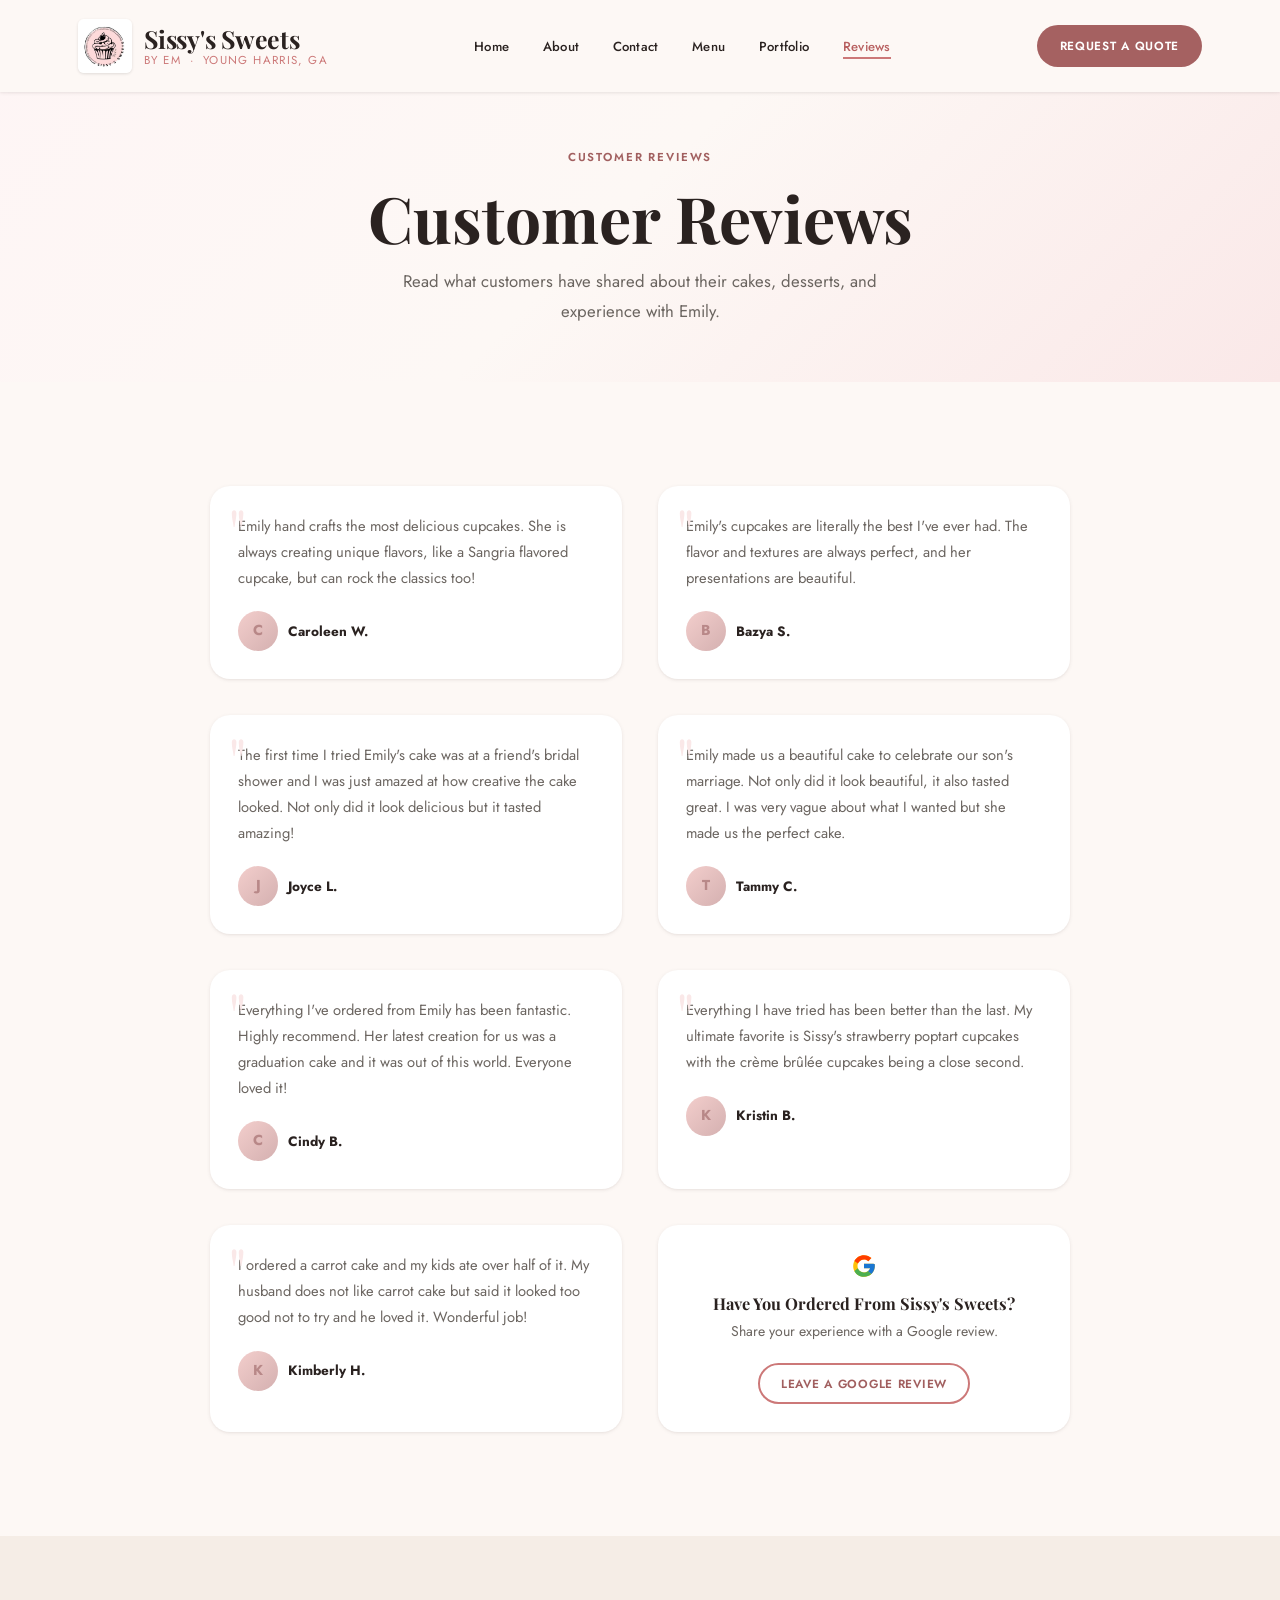
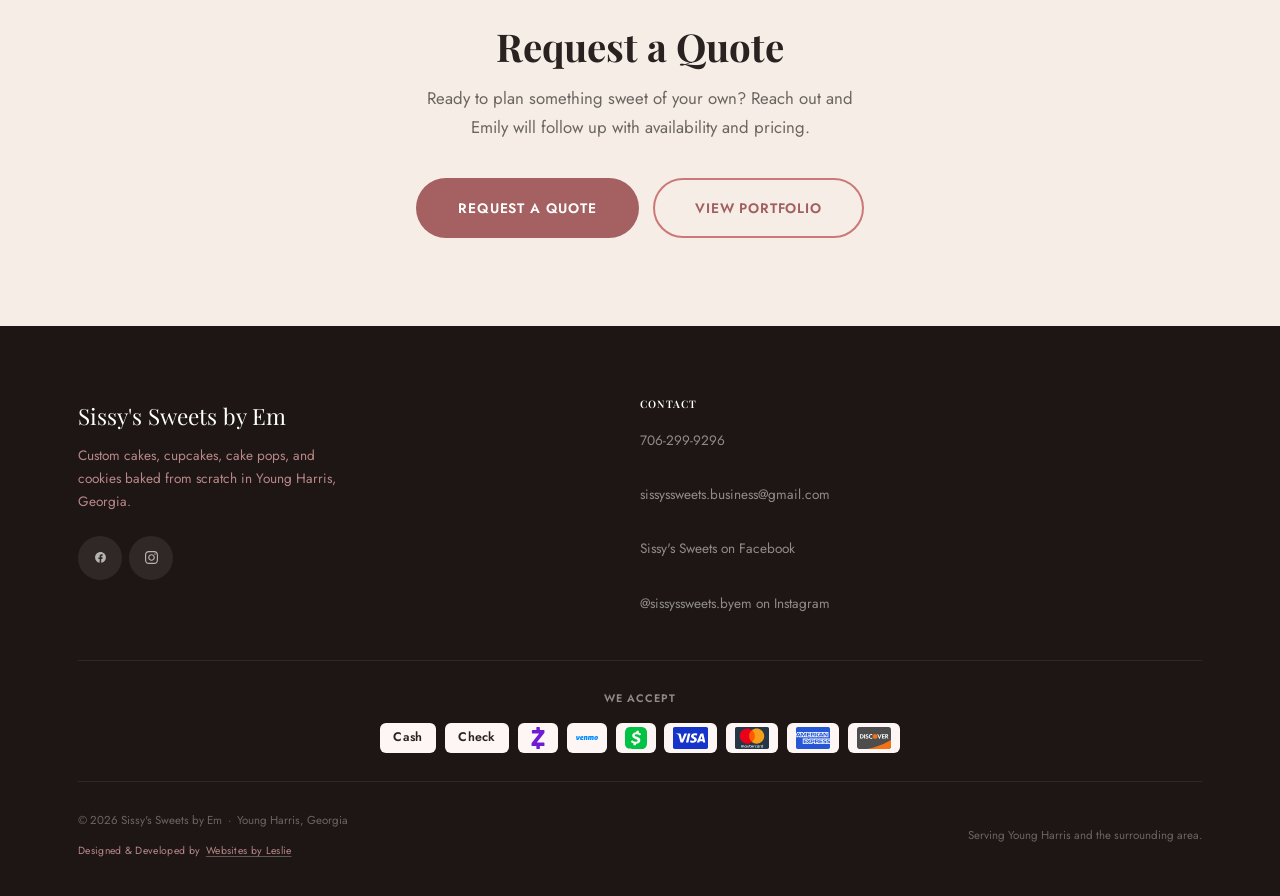
<file: reviews.html>
<!DOCTYPE html>
<html lang="en">
<head>
  <meta charset="UTF-8">
  <script>document.documentElement.classList.add('js');</script>
  <meta name="viewport" content="width=device-width, initial-scale=1.0">
  <title>Customer Reviews — Sissy's Sweets by Em | Young Harris, GA</title>
  <meta name="description" content="See what customers are saying about Sissy's Sweets by Em. Custom cakes, cupcakes, and treats in Young Harris, Georgia.">

  <!-- Open Graph -->
  <meta property="og:type"         content="website">
  <meta property="og:site_name"    content="Sissy's Sweets by Em">
  <meta property="og:locale"       content="en_US">
  <meta property="og:url"          content="https://sissyssweets-byem.com/reviews.html">
  <meta property="og:title"        content="Customer Reviews — Sissy's Sweets by Em | Young Harris, GA">
  <meta property="og:description"  content="Kind words from customers who trusted Sissy’s Sweets by Em with their celebrations. Young Harris, Georgia.">
  <meta property="og:image"        content="https://sissyssweets-byem.com/images/social-preview.jpg">
  <meta property="og:image:width"  content="1536">
  <meta property="og:image:height" content="1129">
  <meta property="og:image:alt"    content="A 2-tier wedding cake with cascading blush roses, handmade by Sissy's Sweets by Em in Young Harris, Georgia">
  <!-- Twitter Card -->
  <meta name="twitter:card"        content="summary_large_image">
  <meta name="twitter:title"       content="Customer Reviews — Sissy's Sweets by Em | Young Harris, GA">
  <meta name="twitter:description" content="Kind words from customers who trusted Sissy’s Sweets by Em with their celebrations. Young Harris, Georgia.">
  <meta name="twitter:image"       content="https://sissyssweets-byem.com/images/social-preview.jpg">
  <meta name="twitter:image:alt"   content="A 2-tier wedding cake with cascading blush roses, handmade by Sissy's Sweets by Em in Young Harris, Georgia">
  <link rel="canonical" href="https://sissyssweets-byem.com/reviews.html">
  <link rel="preconnect" href="https://fonts.googleapis.com">
  <link rel="preconnect" href="https://fonts.gstatic.com" crossorigin>
  <link href="https://fonts.googleapis.com/css2?family=Playfair+Display:ital,wght@0,400;0,700;1,400;1,700&family=Jost:wght@300;400;500;600;700&display=swap" rel="stylesheet">
  <link rel="stylesheet" href="css/style.css">
</head>
<body>

<!-- NAV -->
<nav class="nav nav--solid" aria-label="Main navigation">
  <div class="container">
    <a href="index.html" class="nav__logo">
      <img src="images/logo.jpg" alt="" class="nav__logo-img" width="56" height="56">
      <div class="nav__logo-text">
        <span class="nav__logo-main">Sissy's Sweets</span>
        <span class="nav__logo-sub">by Em &nbsp;·&nbsp; Young Harris, GA</span>
      </div>
    </a>
    <ul class="nav__links" role="list">
      <li><a href="index.html"    class="nav__link">Home</a></li>
      <li><a href="about.html"    class="nav__link">About</a></li>
      <li><a href="contact.html"  class="nav__link">Contact</a></li>
      <li><a href="menus.html"    class="nav__link">Menu</a></li>
      <li><a href="projects.html" class="nav__link">Portfolio</a></li>
      <li><a href="reviews.html"  class="nav__link">Reviews</a></li>
    </ul>
    <a href="contact.html" class="btn btn--primary btn--sm nav__cta">Request a Quote</a>
    <button class="hamburger" aria-label="Open menu" aria-expanded="false" aria-controls="mobileMenu">
      <span></span><span></span><span></span>
    </button>
  </div>
</nav>
<nav class="mobile-menu" id="mobileMenu" aria-label="Mobile navigation">
  <ul class="mobile-menu__links" role="list">
    <li><a href="index.html"    class="mobile-menu__link">Home</a></li>
    <li><a href="about.html"    class="mobile-menu__link">About</a></li>
    <li><a href="contact.html"  class="mobile-menu__link">Contact</a></li>
    <li><a href="menus.html"    class="mobile-menu__link">Menu</a></li>
    <li><a href="projects.html" class="mobile-menu__link">Portfolio</a></li>
    <li><a href="reviews.html"  class="mobile-menu__link">Reviews</a></li>
  </ul>
  <a href="contact.html" class="btn btn--primary btn--sm" style="margin-top:1rem;">Request a Quote</a>
</nav>

<!-- PAGE HERO -->
<section class="page-hero">
  <div class="container">
    <span class="eyebrow">Customer Reviews</span>
    <h1>Customer Reviews</h1>
    <p>Read what customers have shared about their cakes, desserts, and experience with Emily.</p>
  </div>
</section>

<!-- VERIFIED REVIEWS -->
<section class="section" aria-labelledby="reviews-heading">
  <div class="container">
    <h2 class="visually-hidden" id="reviews-heading">Customer reviews</h2>

    <div class="grid-2 stagger" style="max-width:860px;margin:0 auto;">

      <!-- Verified review — Caroleen W. -->
      <article class="review-card fade-up">
        <span class="review-card__quote" aria-hidden="true">"</span>
        <p class="review-card__text">Emily hand crafts the most delicious cupcakes. She is always creating unique flavors, like a Sangria flavored cupcake, but can rock the classics too!</p>
        <div class="review-card__author">
          <div class="review-card__avatar" aria-hidden="true">C</div>
          <div>
            <div class="review-card__name">Caroleen W.</div>
          </div>
        </div>
      </article>

      <!-- Verified review — Bazya S. -->
      <article class="review-card fade-up">
        <span class="review-card__quote" aria-hidden="true">"</span>
        <p class="review-card__text">Emily's cupcakes are literally the best I've ever had. The flavor and textures are always perfect, and her presentations are beautiful.</p>
        <div class="review-card__author">
          <div class="review-card__avatar" aria-hidden="true">B</div>
          <div>
            <div class="review-card__name">Bazya S.</div>
          </div>
        </div>
      </article>

      <!-- Verified review — Joyce L. -->
      <article class="review-card fade-up">
        <span class="review-card__quote" aria-hidden="true">"</span>
        <p class="review-card__text">The first time I tried Emily's cake was at a friend's bridal shower and I was just amazed at how creative the cake looked. Not only did it look delicious but it tasted amazing!</p>
        <div class="review-card__author">
          <div class="review-card__avatar" aria-hidden="true">J</div>
          <div>
            <div class="review-card__name">Joyce L.</div>
          </div>
        </div>
      </article>

      <!-- Verified review — Tammy C. -->
      <article class="review-card fade-up">
        <span class="review-card__quote" aria-hidden="true">"</span>
        <p class="review-card__text">Emily made us a beautiful cake to celebrate our son's marriage. Not only did it look beautiful, it also tasted great. I was very vague about what I wanted but she made us the perfect cake.</p>
        <div class="review-card__author">
          <div class="review-card__avatar" aria-hidden="true">T</div>
          <div>
            <div class="review-card__name">Tammy C.</div>
          </div>
        </div>
      </article>

      <!-- Verified review — Cindy B. -->
      <article class="review-card fade-up">
        <span class="review-card__quote" aria-hidden="true">"</span>
        <p class="review-card__text">Everything I've ordered from Emily has been fantastic. Highly recommend. Her latest creation for us was a graduation cake and it was out of this world. Everyone loved it!</p>
        <div class="review-card__author">
          <div class="review-card__avatar" aria-hidden="true">C</div>
          <div>
            <div class="review-card__name">Cindy B.</div>
          </div>
        </div>
      </article>

      <!-- Verified review — Kristin B. -->
      <article class="review-card fade-up">
        <span class="review-card__quote" aria-hidden="true">"</span>
        <p class="review-card__text">Everything I have tried has been better than the last. My ultimate favorite is Sissy's strawberry poptart cupcakes with the crème brûlée cupcakes being a close second.</p>
        <div class="review-card__author">
          <div class="review-card__avatar" aria-hidden="true">K</div>
          <div>
            <div class="review-card__name">Kristin B.</div>
          </div>
        </div>
      </article>

      <!-- Verified review — Kimberly H. -->
      <article class="review-card fade-up">
        <span class="review-card__quote" aria-hidden="true">"</span>
        <p class="review-card__text">I ordered a carrot cake and my kids ate over half of it. My husband does not like carrot cake but said it looked too good not to try and he loved it. Wonderful job!</p>
        <div class="review-card__author">
          <div class="review-card__avatar" aria-hidden="true">K</div>
          <div>
            <div class="review-card__name">Kimberly H.</div>
          </div>
        </div>
      </article>

      <!-- Google review — final grid item -->
      <div class="review-card review-card--google fade-up">
        <span class="google-review__mark" aria-hidden="true">
          <svg width="26" height="26" viewBox="0 0 48 48">
            <path fill="#FFC107" d="M43.611,20.083H42V20H24v8h11.303c-1.649,4.657-6.08,8-11.303,8c-6.627,0-12-5.373-12-12c0-6.627,5.373-12,12-12c3.059,0,5.842,1.154,7.961,3.039l5.657-5.657C34.046,6.053,29.268,4,24,4C12.955,4,4,12.955,4,24c0,11.045,8.955,20,20,20c11.045,0,20-8.955,20-20C44,22.659,43.862,21.35,43.611,20.083z"/>
            <path fill="#FF3D00" d="M6.306,14.691l6.571,4.819C14.655,15.108,18.961,12,24,12c3.059,0,5.842,1.154,7.961,3.039l5.657-5.657C34.046,6.053,29.268,4,24,4C16.318,4,9.656,8.337,6.306,14.691z"/>
            <path fill="#4CAF50" d="M24,44c5.166,0,9.86-1.977,13.409-5.192l-6.19-5.238C29.211,35.091,26.715,36,24,36c-5.202,0-9.619-3.317-11.283-7.946l-6.522,5.025C9.505,39.556,16.227,44,24,44z"/>
            <path fill="#1976D2" d="M43.611,20.083H42V20H24v8h11.303c-0.792,2.237-2.231,4.166-4.087,5.571c0.001-0.001,0.002-0.001,0.003-0.002l6.19,5.238C36.971,39.205,44,34,44,24C44,22.659,43.862,21.35,43.611,20.083z"/>
          </svg>
        </span>
        <h3>Have You Ordered From Sissy's Sweets?</h3>
        <p>Share your experience with a Google review.</p>
        <a href="https://g.page/r/CYK6fdJv-F5MEBM/review" target="_blank" rel="noopener noreferrer" class="btn btn--secondary btn--sm" aria-label="Leave a Google review for Sissy's Sweets by Em — opens in a new tab">Leave a Google Review</a>
      </div>

    </div>
  </div>
</section>

<!-- SIMPLE CTA -->
<section class="cta-section">
  <div class="container fade-up">
    <h2>Request a Quote</h2>
    <p>Ready to plan something sweet of your own? Reach out and Emily will follow up with availability and pricing.</p>
    <div class="cta-section__btns">
      <a href="contact.html"  class="btn btn--primary btn--lg">Request a Quote</a>
      <a href="projects.html" class="btn btn--secondary btn--lg">View Portfolio</a>
    </div>
  </div>
</section>

<!-- FOOTER -->
<footer class="footer" aria-label="Site footer">
  <div class="container">
    <div class="footer__grid">
      <div>
        <div class="footer__name">Sissy's Sweets by Em</div>
        <p class="footer__desc">Custom cakes, cupcakes, cake pops, and cookies baked from scratch in Young Harris, Georgia.</p>
        <div class="footer__social">
          <a href="https://www.facebook.com/share/1HfUSsTqfu/" target="_blank" rel="noopener" class="footer__social-link" aria-label="Facebook"><svg width="13" height="13" viewBox="0 0 24 24" fill="currentColor" aria-hidden="true"><path d="M22 12c0-5.523-4.477-10-10-10S2 6.477 2 12c0 4.991 3.657 9.128 8.438 9.878v-6.987H8.078v-2.89h2.36V9.798c0-2.335 1.39-3.623 3.516-3.623.996 0 2.038.177 2.038.177v2.238h-1.148c-1.13 0-1.483.703-1.483 1.424v1.705h2.524l-.403 2.89H13.3V21.88C18.343 21.128 22 16.99 22 12z"/></svg></a>
          <a href="https://www.instagram.com/sissyssweets.byem" target="_blank" rel="noopener" class="footer__social-link" aria-label="Instagram"><svg width="13" height="13" viewBox="0 0 24 24" fill="currentColor" aria-hidden="true"><path d="M12 2.163c3.204 0 3.584.012 4.85.07 3.252.148 4.771 1.691 4.919 4.919.058 1.265.069 1.645.069 4.849 0 3.205-.012 3.584-.069 4.849-.149 3.225-1.664 4.771-4.919 4.919-1.266.058-1.644.07-4.85.07-3.204 0-3.584-.012-4.849-.07-3.26-.149-4.771-1.699-4.919-4.92-.058-1.265-.07-1.644-.07-4.849 0-3.204.013-3.583.07-4.849.149-3.227 1.664-4.771 4.919-4.919 1.266-.057 1.645-.069 4.849-.069zm0-2.163c-3.259 0-3.667.014-4.947.072-4.358.2-6.78 2.618-6.98 6.98-.059 1.281-.073 1.689-.073 4.948 0 3.259.014 3.668.072 4.948.2 4.358 2.618 6.78 6.98 6.98 1.281.058 1.689.072 4.948.072 3.259 0 3.668-.014 4.948-.072 4.354-.2 6.782-2.618 6.979-6.98.059-1.28.073-1.689.073-4.948 0-3.259-.014-3.667-.072-4.947-.196-4.354-2.617-6.78-6.979-6.98-1.281-.059-1.69-.073-4.949-.073zm0 5.838c-3.403 0-6.162 2.759-6.162 6.162s2.759 6.163 6.162 6.163 6.162-2.759 6.162-6.163c0-3.403-2.759-6.162-6.162-6.162zm0 10.162c-2.209 0-4-1.79-4-4 0-2.209 1.791-4 4-4s4 1.791 4 4c0 2.21-1.791 4-4 4zm6.406-11.845c-.796 0-1.441.645-1.441 1.44s.645 1.44 1.441 1.44c.795 0 1.439-.645 1.439-1.44s-.644-1.44-1.439-1.44z"/></svg></a>
        </div>
      </div>
      <div>
        <h3 class="footer__col-title">Contact</h3>
        <ul class="footer__links">
          <li><a href="tel:7062999296" class="footer__link">706-299-9296</a></li>
          <li><a href="mailto:sissyssweets.business@gmail.com" class="footer__link">sissyssweets.business@gmail.com</a></li>
          <li><a href="https://www.facebook.com/share/1HfUSsTqfu/" target="_blank" rel="noopener noreferrer" class="footer__link">Sissy's Sweets on Facebook</a></li>
          <li><a href="https://www.instagram.com/sissyssweets.byem" target="_blank" rel="noopener noreferrer" class="footer__link">@sissyssweets.byem on Instagram</a></li>
        </ul>
      </div>
    </div>

    <div class="footer__payments">
      <p class="footer__payments-label">We Accept</p>
      <div class="payment-marks">
        <span class="pay-chip--text">Cash</span>
        <span class="pay-chip--text">Check</span>
        <span class="pay-icon"><svg role="img" width="20" height="20" viewBox="0 0 24 24" aria-label="Zelle" style="color:#6D1ED4;"><title>Zelle</title><path fill="currentColor" d="M13.559 24h-2.841a.483.483 0 0 1-.483-.483v-2.765H5.638a.667.667 0 0 1-.666-.666v-2.234a.67.67 0 0 1 .142-.412l8.139-10.382h-7.25a.667.667 0 0 1-.667-.667V3.914c0-.367.299-.666.666-.666h4.23V.483c0-.266.217-.483.483-.483h2.841c.266 0 .483.217.483.483v2.765h4.323c.367 0 .666.299.666.666v2.137a.67.67 0 0 1-.141.41l-8.19 10.481h7.665c.367 0 .666.299.666.666v2.477a.667.667 0 0 1-.666.667h-4.32v2.765a.483.483 0 0 1-.483.483Z"/></svg></span>
        <span class="pay-icon"><svg role="img" width="20" height="20" viewBox="0 0 24 24" aria-label="Venmo" style="color:#008CFF;"><title>Venmo</title><path fill="currentColor" d="M21.772 13.119c-.267 0-.381-.251-.38-.655 0-.533.121-1.575.712-1.575.267 0 .357.243.357.598 0 .533-.13 1.632-.689 1.632Zm.502-3.377c-1.677 0-2.405 1.285-2.405 2.658 0 1.042.421 1.874 1.693 1.874 1.717 0 2.438-1.406 2.438-2.763 0-1.025-.462-1.769-1.726-1.769Zm-3.833 0c-.558 0-.964.17-1.393.477-.154-.275-.462-.477-.932-.477-.542 0-.947.219-1.247.437l-.04-.364H13.54l-.688 4.354h1.506l.479-3.053c.129-.065.323-.154.518-.154.145 0 .267.049.267.267 0 .056-.016.145-.024.218l-.429 2.722h1.498l.478-3.053c.138-.073.324-.154.51-.154.146 0 .268.049.268.267 0 .056-.017.145-.025.218l-.429 2.722h1.499l.461-2.908c.025-.153.049-.388.049-.549 0-.582-.267-.97-1.037-.97Zm-6.871 0c-.575 0-.98.219-1.287.421l-.017-.348H8.962l-.689 4.354H9.78l.478-3.053c.13-.065.324-.154.518-.154.147 0 .268.049.268.242 0 .081-.024.227-.032.299l-.422 2.666h1.499l.462-2.908c.024-.153.049-.388.049-.549 0-.582-.268-.97-1.03-.97Zm-5.631 1.834c.041-.485.413-.824.697-.824.162 0 .299.097.299.291 0 .404-.713.533-.996.533Zm.843-1.834c-1.604 0-2.382 1.39-2.382 2.698 0 1.01.478 1.817 1.814 1.817.527 0 1.07-.113 1.418-.282l.186-1.26c-.494.25-.874.347-1.271.347-.365 0-.64-.194-.64-.687.826-.008 2.252-.347 2.252-1.453 0-.687-.494-1.18-1.377-1.18Zm-4.239.267c.089.186.146.412.146.743 0 .606-.429 1.494-.777 2.06l-.373-2.989L0 9.969l.705 4.2h1.757c.77-1.01 1.718-2.448 1.718-3.554 0-.347-.073-.622-.235-.889l-1.402.283Z"/></svg></span>
        <span class="pay-icon"><svg role="img" width="20" height="20" viewBox="0 0 24 24" aria-label="Cash App" style="color:#00C244;"><title>Cash App</title><path fill="currentColor" d="M23.59 3.475a5.1 5.1 0 00-3.05-3.05c-1.31-.42-2.5-.42-4.92-.42H8.36c-2.4 0-3.61 0-4.9.4a5.1 5.1 0 00-3.05 3.06C0 4.765 0 5.965 0 8.365v7.27c0 2.41 0 3.6.4 4.9a5.1 5.1 0 003.05 3.05c1.3.41 2.5.41 4.9.41h7.28c2.41 0 3.61 0 4.9-.4a5.1 5.1 0 003.06-3.06c.41-1.3.41-2.5.41-4.9v-7.25c0-2.41 0-3.61-.41-4.91zm-6.17 4.63l-.93.93a.5.5 0 01-.67.01 5 5 0 00-3.22-1.18c-.97 0-1.94.32-1.94 1.21 0 .9 1.04 1.2 2.24 1.65 2.1.7 3.84 1.58 3.84 3.64 0 2.24-1.74 3.78-4.58 3.95l-.26 1.2a.49.49 0 01-.48.39H9.63l-.09-.01a.5.5 0 01-.38-.59l.28-1.27a6.54 6.54 0 01-2.88-1.57v-.01a.48.48 0 010-.68l1-.97a.49.49 0 01.67 0c.91.86 2.13 1.34 3.39 1.32 1.3 0 2.17-.55 2.17-1.42 0-.87-.88-1.1-2.54-1.72-1.76-.63-3.43-1.52-3.43-3.6 0-2.42 2.01-3.6 4.39-3.71l.25-1.23a.48.48 0 01.48-.38h1.78l.1.01c.26.06.43.31.37.57l-.27 1.37c.9.3 1.75.77 2.48 1.39l.02.02c.19.2.19.5 0 .68z"/></svg></span>
        <span class="pay-icon"><img src="images/payment/visa.svg" alt="Visa" loading="lazy" width="30" height="19"></span>
        <span class="pay-icon"><img src="images/payment/mastercard.svg" alt="Mastercard" loading="lazy" width="30" height="19"></span>
        <span class="pay-icon"><img src="images/payment/amex.svg" alt="American Express" loading="lazy" width="30" height="19"></span>
        <span class="pay-icon"><img src="images/payment/discover.svg" alt="Discover" loading="lazy" width="30" height="19"></span>
      </div>
    </div>

    <div class="footer__bottom">
      <div class="footer__bottom-left">
        <p>&copy; 2026 Sissy's Sweets by Em &nbsp;·&nbsp; Young Harris, Georgia</p>
        <p class="footer__credit">Designed &amp; Developed by <a href="https://websitesbyleslie.com" target="_blank" rel="noopener noreferrer">Websites by Leslie</a></p>
      </div>
      <p>Serving Young Harris and the surrounding area.</p>
    </div>
  </div>
</footer>

<script src="js/main.js"></script>
</body>
</html>
</file>
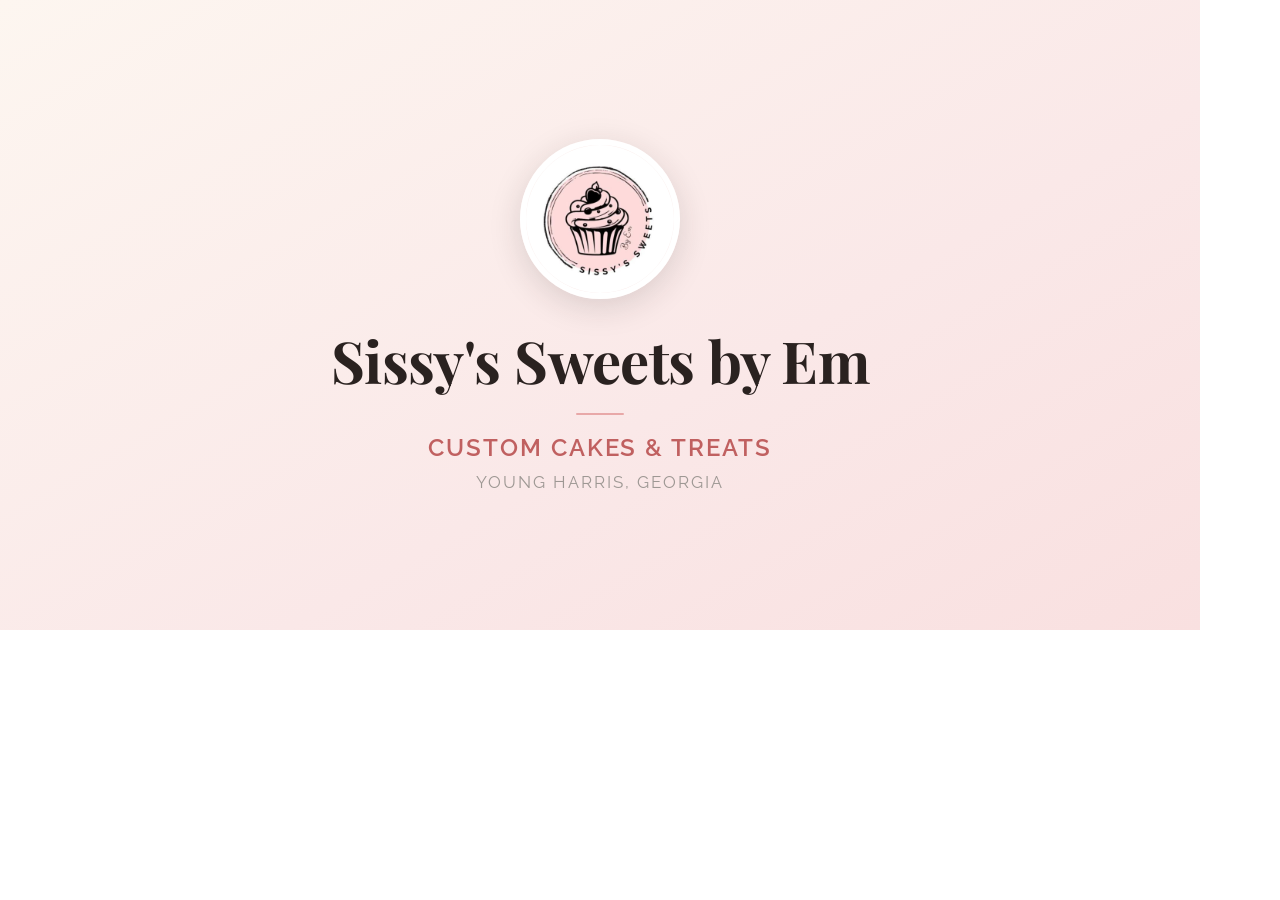
<file: social-preview-design.html>
<!DOCTYPE html>
<html lang="en">
<head>
  <meta charset="UTF-8">
  <title>Social Preview — 1200×630</title>
  <link href="https://fonts.googleapis.com/css2?family=Playfair+Display:ital,wght@0,400;0,700;1,400&family=Raleway:wght@400;500;600;700&display=swap" rel="stylesheet">
  <style>
    * { margin: 0; padding: 0; box-sizing: border-box; }

    body {
      width: 1200px;
      height: 630px;
      overflow: hidden;
    }

    .card {
      width: 1200px;
      height: 630px;
      background: linear-gradient(150deg, #FDF6F0 0%, #FAE8E8 60%, #F9E0E0 100%);
      display: flex;
      flex-direction: column;
      align-items: center;
      justify-content: center;
      gap: 0;
    }

    .logo {
      width: 160px;
      height: 160px;
      border-radius: 50%;
      object-fit: cover;
      box-shadow: 0 8px 32px rgba(42,34,32,.15);
      border: 6px solid #fff;
      margin-bottom: 32px;
    }

    .brand-name {
      font-family: 'Playfair Display', serif;
      font-size: 58px;
      font-weight: 700;
      color: #2A2220;
      letter-spacing: -.01em;
      line-height: 1;
      margin-bottom: 6px;
    }

    .divider {
      width: 48px;
      height: 2px;
      background: #E8A8A8;
      border-radius: 2px;
      margin: 18px auto;
    }

    .tagline {
      font-family: 'Raleway', sans-serif;
      font-size: 24px;
      font-weight: 600;
      color: #C06060;
      letter-spacing: .08em;
      text-transform: uppercase;
      margin-bottom: 10px;
    }

    .location {
      font-family: 'Raleway', sans-serif;
      font-size: 17px;
      font-weight: 400;
      color: #9E9894;
      letter-spacing: .12em;
      text-transform: uppercase;
    }
  </style>
</head>
<body>
  <div class="card">
    <img src="images/logo.jpg" alt="" class="logo">
    <p class="brand-name">Sissy's Sweets by Em</p>
    <div class="divider"></div>
    <p class="tagline">Custom Cakes &amp; Treats</p>
    <p class="location">Young Harris, Georgia</p>
  </div>
</body>
</html>
</file>
<file: css/style.css>
/* ============================================================
   SISSY'S SWEETS BY EM — Design System
   ============================================================ */

:root {
  --blush-50:  #FEF5F5;
  --blush-100: #FAE8E8;
  --blush-200: #F3CECC;
  --blush-300: #E8A8A8;
  --blush-400: #CC7878;
  --blush-500: #B86060;
  --mauve-100: #EDD8D8;
  --mauve-200: #D4B0B0;
  --mauve-300: #B88888;

  /* Accessible variants — same blush/mauve family, darkened/lightened only enough
     to clear WCAG AA 4.5:1. --blush-400 itself is left untouched for decorative use. */
  --blush-text-a11y:  #A15F5F; /* small pink text (eyebrows, tags, prices) on light backgrounds */
  --blush-btn:        #A56161; /* button / band backgrounds sitting under white text */
  --footer-text-faint: var(--mauve-300); /* de-emphasized text on the dark footer */
  --cream:     #FDF8F5;
  --sand:      #F5EDE6;
  --gray-100:  #EDE9E7;
  --gray-200:  #D6D0CD;
  --gray-400:  #9E9896;
  --text:      #2A2220;
  --text-sec:  #6B6560;
  --text-lt:   #9E9894;
  --white:     #ffffff;

  --font-h: 'Playfair Display', Georgia, serif;
  --font-b: 'Jost', 'Helvetica Neue', Arial, sans-serif;

  --shadow-sm: 0 1px 4px rgba(42,34,32,.07), 0 1px 2px rgba(42,34,32,.04);
  --shadow-md: 0 4px 16px rgba(42,34,32,.10), 0 2px 6px rgba(42,34,32,.05);
  --shadow-lg: 0 12px 36px rgba(42,34,32,.12), 0 4px 14px rgba(42,34,32,.07);

  --radius-sm:   6px;
  --radius-md:  12px;
  --radius-lg:  20px;
  --radius-xl:  32px;
  --radius-full: 9999px;

  --nav-h:  92px;
  --max-w: 1220px;
  --ease:   250ms ease;
  --ease-slow: 420ms ease;
}

/* ── Reset ── */
*, *::before, *::after { box-sizing: border-box; margin: 0; padding: 0; }
html { scroll-behavior: smooth; }
body {
  font-family: var(--font-b);
  font-size: 1rem;
  color: var(--text);
  background: var(--cream);
  line-height: 1.65;
  -webkit-font-smoothing: antialiased;
}
img { max-width: 100%; height: auto; display: block; }
a { color: inherit; text-decoration: none; }
ul { list-style: none; }
button { cursor: pointer; border: none; background: none; font-family: var(--font-b); }

@media (prefers-reduced-motion: reduce) {
  html { scroll-behavior: auto; }
  *, *::before, *::after {
    animation-duration: .001ms !important;
    animation-iteration-count: 1 !important;
    transition-duration: .001ms !important;
    scroll-behavior: auto !important;
  }
}

/* ── Focus visibility (site-wide) ── */
a, button, input, select, textarea, [tabindex] { outline: none; }
a:focus-visible, button:focus-visible, input:focus-visible,
select:focus-visible, textarea:focus-visible, [tabindex]:focus-visible {
  outline: 2px solid var(--blush-500);
  outline-offset: 3px;
  border-radius: 2px;
}

/* ── Typography ── */
h1,h2,h3,h4,h5 { font-family: var(--font-h); line-height: 1.18; font-weight: 700; color: var(--text); }
h1 { font-size: clamp(2.3rem, 5.2vw, 4rem); }
h2 { font-size: clamp(1.85rem, 3vw, 2.6rem); }
h3 { font-size: clamp(1.25rem, 2.1vw, 1.65rem); }
h4 { font-size: 1.12rem; }
p  { line-height: 1.75; color: var(--text-sec); }

.eyebrow {
  font-family: var(--font-b);
  font-size: .72rem;
  font-weight: 600;
  letter-spacing: .16em;
  text-transform: uppercase;
  color: var(--blush-text-a11y);
  display: block;
  margin-bottom: .8rem;
}

/* ── Layout ── */
.container {
  width: 100%;
  max-width: var(--max-w);
  margin: 0 auto;
  padding: 0 1.5rem;
}
@media (min-width: 640px)  { .container { padding: 0 2rem; } }
@media (min-width: 1024px) { .container { padding: 0 3rem; } }

.section       { padding: 5.5rem 0; }
.section--lg   { padding: 7.5rem 0; }
.section--alt  { background: var(--blush-50); }
.section--sand { background: var(--sand); }
.section--dark { background: #1E1614; color: rgba(255,255,255,.8); }

.section-header { text-align: center; max-width: 620px; margin: 0 auto 3.75rem; }
.section-header h2 { margin-bottom: .9rem; }
.section-header p  { font-size: 1.05rem; }

/* Grids */
.grid-2 { display: grid; grid-template-columns: 1fr; gap: 2.25rem; }
.grid-3 { display: grid; grid-template-columns: 1fr; gap: 2rem; }
@media (min-width: 640px)  { .grid-2 { grid-template-columns: repeat(2,1fr); } }
@media (min-width: 768px)  { .grid-3 { grid-template-columns: repeat(3,1fr); } }

/* ── Buttons ── */
.btn {
  display: inline-flex; align-items: center; justify-content: center; gap: .5rem;
  padding: .9rem 2rem;
  border-radius: var(--radius-full);
  font-family: var(--font-b);
  font-size: .8rem; font-weight: 600; letter-spacing: .06em; text-transform: uppercase;
  transition: all var(--ease);
  cursor: pointer; white-space: nowrap; border: 2px solid transparent;
  min-height: 44px;
}
.btn--primary     { background: var(--blush-btn); color: #fff; }
.btn--primary:hover { background: var(--blush-500); transform: translateY(-2px); box-shadow: var(--shadow-md); }
.btn--secondary   { background: transparent; color: var(--blush-text-a11y); border-color: var(--blush-400); }
.btn--secondary:hover { background: var(--blush-400); color: #fff; transform: translateY(-2px); }
.btn--white       { background: #fff; color: var(--blush-400); }
.btn--white:hover { background: var(--blush-50); transform: translateY(-2px); box-shadow: var(--shadow-md); }
.btn--ghost-white { background: rgba(255,255,255,.15); color: #fff; border-color: rgba(255,255,255,.55); backdrop-filter: blur(4px); }
.btn--ghost-white:hover { background: #fff; color: var(--blush-400); border-color: #fff; }
.btn--sm { padding: .55rem 1.3rem; font-size: .74rem; min-height: 40px; }
.btn--lg { padding: 1.05rem 2.5rem; font-size: .86rem; }

.btn:disabled, .btn[disabled] {
  opacity: .5; cursor: not-allowed; pointer-events: none;
  transform: none; box-shadow: none;
}

@media (max-width: 400px) {
  .btn { white-space: normal; text-align: center; }
}

/* ── Navigation ── */
.nav {
  position: fixed; top: 0; left: 0; right: 0; z-index: 100;
  height: var(--nav-h);
  display: flex; align-items: center;
  transition: background var(--ease), box-shadow var(--ease);
}
.nav.scrolled, .nav.nav--solid {
  background: rgba(253,248,245,.96);
  backdrop-filter: blur(14px);
  box-shadow: var(--shadow-sm);
}

.nav .container { display: flex; align-items: center; justify-content: space-between; }

.nav__logo { display: flex; flex-direction: row; align-items: center; gap: .75rem; }
.nav__logo-img {
  width: 54px; height: 54px;
  border-radius: 6px;
  flex-shrink: 0;
  box-shadow: 0 1px 3px rgba(0,0,0,.12);
}
.nav__logo-text { display: flex; flex-direction: column; line-height: 1.15; }
.nav__logo-main {
  font-family: var(--font-h); font-size: 1.55rem; font-weight: 700;
  letter-spacing: -.01em; color: var(--text); transition: color var(--ease);
}
.nav__logo-sub {
  font-size: .72rem; letter-spacing: .12em; text-transform: uppercase; color: var(--blush-400);
}
.nav--transparent .nav__logo-main { color: #fff; }
.nav--transparent .nav__logo-sub  { color: rgba(255,255,255,.78); }

.nav__links { display: none; align-items: center; gap: 2.1rem; }
.nav__link {
  font-size: .82rem; font-weight: 500; letter-spacing: .02em; color: var(--text);
  position: relative; transition: color var(--ease);
}
.nav__link::after {
  content: ''; position: absolute; bottom: -3px; left: 0; right: 0;
  height: 1.5px; background: var(--blush-400);
  transform: scaleX(0); transition: transform var(--ease);
}
.nav__link:hover, .nav__link.active { color: var(--blush-500); }
.nav__link:hover::after, .nav__link.active::after { transform: scaleX(1); }
.nav--transparent .nav__link { color: rgba(255,255,255,.92); }
.nav--transparent .nav__link:hover { color: #fff; }
.nav--transparent .nav__link::after { background: #fff; }

.nav__cta { display: none; }

.hamburger {
  display: flex; flex-direction: column; align-items: center; justify-content: center; gap: 5px;
  width: 44px; height: 44px;
  padding: 0; cursor: pointer; background: none; border: none;
}
.hamburger span {
  display: block; width: 22px; height: 2px; border-radius: 2px;
  background: var(--text); transition: all var(--ease);
}
.nav--transparent .hamburger span { background: #fff; }
.hamburger.open span:nth-child(1) { transform: translateY(7px) rotate(45deg); }
.hamburger.open span:nth-child(2) { opacity: 0; }
.hamburger.open span:nth-child(3) { transform: translateY(-7px) rotate(-45deg); }

.mobile-menu {
  position: fixed; top: var(--nav-h); right: 0;
  width: 100%; max-width: 340px;
  background: var(--cream); padding: 1.5rem 1.5rem 2rem;
  transform: translateY(-110%); opacity: 0; pointer-events: none;
  transition: all var(--ease); box-shadow: var(--shadow-lg); z-index: 99;
}
.mobile-menu.open { transform: translateY(0); opacity: 1; pointer-events: auto; }
.mobile-menu__links { display: flex; flex-direction: column; }
.mobile-menu__link {
  font-size: 1.05rem; font-weight: 600; color: var(--text);
  padding: .8rem 0; border-bottom: 1px solid var(--gray-100);
  transition: color var(--ease);
}
.mobile-menu__link:hover, .mobile-menu__link.active { color: var(--blush-400); }

@media (min-width: 1024px) {
  .nav__links, .nav__cta { display: flex; }
  .hamburger { display: none; }
}

/* ── Hero ── */
.hero {
  position: relative; min-height: 100vh;
  display: flex; align-items: center; overflow: hidden;
  background-image: url('../images/cake-floral-painted-tiered.jpg');
  background-size: cover;
  background-position: center;
  background-color: transparent;
}
.hero__overlay {
  position: absolute; inset: 0;
  background: linear-gradient(
    to right,
    rgba(20,10,8,.24) 0%,
    rgba(20,10,8,.09) 55%,
    rgba(20,10,8,.00) 100%
  );
}
.hero .container {
  position: relative; z-index: 1;
  display: flex; align-items: center;
  min-height: 100vh; padding-top: var(--nav-h);
}
.hero__content { max-width: 620px; color: #fff; padding: 3rem 0; }
.hero__badge {
  display: inline-flex; align-items: center; gap: .7rem;
  font-size: .68rem; font-weight: 600; letter-spacing: .18em; text-transform: uppercase;
  color: rgba(255,255,255,.85); margin-bottom: 1.3rem;
  text-shadow: 0 1px 6px rgba(20,10,8,.90), 0 3px 14px rgba(20,10,8,.70);
}
.hero__badge::before, .hero__badge::after {
  content: ''; display: block; width: 24px; height: 1px; background: rgba(255,255,255,.45);
}
.hero__title {
  color: #fff; font-size: clamp(2.5rem, 6vw, 4.3rem); line-height: 1.1;
  margin-bottom: 1.3rem;
  text-shadow: 0 1px 4px rgba(20,10,8,.95), 0 4px 20px rgba(20,10,8,.75), 0 8px 40px rgba(20,10,8,.50);
}
.hero__title em { font-style: italic; font-weight: 400; }
.hero__tagline {
  font-size: clamp(1rem, 2vw, 1.15rem); color: rgba(255,255,255,.92);
  margin-bottom: 2.3rem; line-height: 1.7; max-width: 480px;
  text-shadow: 0 1px 6px rgba(20,10,8,.90), 0 4px 18px rgba(20,10,8,.65);
}
.hero__actions { display: flex; gap: .9rem; flex-wrap: wrap; }

.hero__scroll {
  position: absolute; bottom: 2rem; left: 50%; transform: translateX(-50%);
  display: flex; flex-direction: column; align-items: center; gap: .35rem;
  color: rgba(255,255,255,.55); font-size: .62rem; letter-spacing: .14em; text-transform: uppercase;
}
.hero__scroll-arrow {
  width: 14px; height: 14px;
  border-right: 1.5px solid rgba(255,255,255,.45);
  border-bottom: 1.5px solid rgba(255,255,255,.45);
  transform: rotate(45deg);
}
@media (prefers-reduced-motion: no-preference) {
  .hero__scroll { animation: scrollBounce 2.8s ease-in-out infinite; }
}
@keyframes scrollBounce {
  0%, 100% { transform: translateX(-50%) translateY(0); }
  50%       { transform: translateX(-50%) translateY(6px); }
}

/* ── Page Hero (inner pages) ── */
.page-hero {
  padding: calc(var(--nav-h) + 3.5rem) 0 3.5rem;
  text-align: center;
  background: linear-gradient(135deg, var(--blush-50) 0%, var(--cream) 50%, var(--blush-100) 100%);
}
.page-hero h1 { margin-bottom: .75rem; }
.page-hero p  { max-width: 540px; margin: 0 auto; font-size: 1.05rem; }

/* ── Feature Strip ── */
.feature-strip { background: var(--blush-btn); padding: 1.1rem 0; }
.feature-strip .container {
  display: flex; flex-wrap: wrap; justify-content: center; gap: 1.25rem 2.5rem;
}
.feature-item {
  display: flex; align-items: center; gap: .55rem;
  font-size: .78rem; font-weight: 500; letter-spacing: .02em; color: #fff;
}
.feature-item__icon { display: flex; flex-shrink: 0; }
.feature-item__icon svg { width: 16px; height: 16px; }

/* ── Cards ── */
.card {
  background: #fff; border-radius: var(--radius-lg);
  overflow: hidden; box-shadow: var(--shadow-sm);
  transition: all var(--ease);
}
.card:hover { box-shadow: var(--shadow-lg); transform: translateY(-3px); }

.card__img { aspect-ratio: 4/3; overflow: hidden; }
.card__img img { width: 100%; height: 100%; object-fit: cover; transition: transform var(--ease-slow); }
.card:hover .card__img img { transform: scale(1.06); }

.card__body { padding: 1.5rem; }
.card__cat  { font-size: .66rem; font-weight: 600; letter-spacing: .12em; text-transform: uppercase; color: var(--blush-text-a11y); margin-bottom: .35rem; }
.card__title { font-size: 1.15rem; margin-bottom: .45rem; }
.card__desc  { font-size: .88rem; color: var(--text-sec); }
.card__desc-link { padding: .875rem .2rem; color: var(--blush-text-a11y); text-decoration: underline; text-underline-offset: 2px; }

/* ── Gallery ── */
.gallery-filter {
  display: flex; flex-wrap: wrap; justify-content: center; gap: .55rem;
  margin-bottom: 2.5rem;
}
.filter-btn {
  padding: .8rem 1.2rem; border-radius: var(--radius-full);
  border: 2px solid var(--gray-200); background: #fff;
  font-size: .78rem; font-weight: 500; color: var(--text-sec);
  transition: all var(--ease); cursor: pointer;
}
.filter-btn:hover, .filter-btn.active {
  border-color: var(--blush-400); background: var(--blush-btn); color: #fff;
}

.gallery-grid {
  display: grid; grid-template-columns: repeat(2,1fr); gap: .6rem;
  grid-auto-flow: dense;
}
@media (min-width: 640px)  { .gallery-grid { grid-template-columns: repeat(3,1fr); gap: .75rem; } }
@media (min-width: 1024px) { .gallery-grid { grid-template-columns: repeat(4,1fr); gap: 1rem; } }

.gallery-item {
  position: relative; border-radius: var(--radius-md);
  overflow: hidden; cursor: pointer; aspect-ratio: 1;
  background: var(--blush-100);
  transition: transform var(--ease), box-shadow var(--ease), opacity .25s ease;
}
.gallery-item--wide { grid-column: span 2; aspect-ratio: 2 / 1; }
.gallery-item:hover, .gallery-item:focus-within { transform: scale(1.02); box-shadow: var(--shadow-lg); }
.gallery-item img { width: 100%; height: 100%; object-fit: cover; transition: transform var(--ease-slow); display: block; }
.gallery-item:hover img { transform: scale(1.07); }

.gallery-item__overlay {
  position: absolute; inset: 0;
  background: linear-gradient(to top, rgba(20,10,8,.72) 0%, transparent 55%);
  opacity: 0; transition: opacity var(--ease);
  display: flex; align-items: flex-end; padding: .9rem;
}
.gallery-item:hover .gallery-item__overlay, .gallery-item:focus-within .gallery-item__overlay { opacity: 1; }
.gallery-item__label { color: #fff; font-size: .78rem; font-weight: 500; line-height: 1.3; }

.gallery-item[data-hidden="true"] { display: none; }

/* Featured / large-format portfolio layout (Projects page) */
.gallery-feature {
  display: grid; grid-template-columns: 1fr; gap: .75rem;
  margin-bottom: .75rem;
}
@media (min-width: 768px) {
  .gallery-feature { grid-template-columns: 1.4fr 1fr; gap: 1rem; margin-bottom: 1rem; }
  .gallery-feature .gallery-item:first-child { aspect-ratio: auto; }
}

/* ── Review Cards ── */
.review-card {
  background: #fff; border-radius: var(--radius-lg); padding: 1.75rem;
  box-shadow: var(--shadow-sm); position: relative; transition: all var(--ease);
}
.review-card:hover { box-shadow: var(--shadow-md); transform: translateY(-2px); }

/* Google review — final grid item, matched to .review-card dimensions/
   weight so it reads as part of the set while its purpose (a Google
   review, not a testimonial) stays clear. */
.review-card--google {
  display: flex; flex-direction: column; align-items: center; justify-content: center;
  text-align: center;
}
.google-review__mark { display: inline-flex; margin-bottom: .9rem; }
.review-card--google h3 { font-size: 1.02rem; margin-bottom: .35rem; }
.review-card--google p  { font-size: .88rem; color: var(--text-sec); margin-bottom: 1.25rem; }

/* Odd-numbered testimonial totals leave one card alone in the final row
   on desktop's 2-column grid — center it rather than leaving it stuck
   to the left column. No effect once the count is even. */
@media (min-width: 640px) {
  .grid-2 > .review-card:last-child:nth-child(odd) {
    grid-column: 1 / -1;
    max-width: calc(50% - 1.125rem);
    margin: 0 auto;
  }
}
.review-card__quote {
  position: absolute; top: .8rem; left: 1.1rem;
  font-family: var(--font-h); font-size: 4rem; line-height: 1;
  color: var(--blush-100); pointer-events: none;
}
.review-card__stars { display: flex; gap: .1rem; margin-bottom: .9rem; }
.review-card__star  { color: var(--blush-400); font-size: .85rem; }
.review-card__text  { font-size: .92rem; line-height: 1.75; color: var(--text-sec); margin-bottom: 1.25rem; }
.review-card__author { display: flex; align-items: center; gap: .65rem; }
.review-card__avatar {
  width: 40px; height: 40px; border-radius: 50%; flex-shrink: 0;
  background: linear-gradient(135deg, var(--blush-200), var(--mauve-200));
  display: flex; align-items: center; justify-content: center;
  font-size: .9rem; font-weight: 700; color: var(--mauve-300);
}
.review-card__name { font-size: .85rem; font-weight: 700; color: var(--text); }
.review-card__meta { font-size: .72rem; color: var(--text-lt); }

/* ── Stats Bar ── */
.stats-bar { background: var(--blush-btn); padding: 2.75rem 0; }
.stats-bar .container {
  display: grid; grid-template-columns: repeat(2,1fr); gap: 2rem; text-align: center;
}
@media (min-width: 640px) { .stats-bar .container { grid-template-columns: repeat(4,1fr); } }
.stat__number { font-family: var(--font-h); font-size: 2.6rem; font-weight: 700; color: #fff; line-height: 1; margin-bottom: .3rem; }
.stat__label  { font-size: .76rem; font-weight: 500; color: #fff; letter-spacing: .03em; }

/* ── About Split ── */
.about-split { display: grid; grid-template-columns: 1fr; gap: 3.5rem; align-items: center; }
@media (min-width: 768px) { .about-split { grid-template-columns: 1fr 1fr; } }
.about-split--flip { direction: rtl; }
.about-split--flip > * { direction: ltr; }

.about-img {
  position: relative; border-radius: var(--radius-xl); overflow: hidden;
  aspect-ratio: 4/5;
}
.about-img img { width: 100%; height: 100%; object-fit: cover; object-position: center top; }

.about-content .eyebrow { margin-bottom: .6rem; }
.about-content h2 { margin-bottom: 1.1rem; }
.about-content p  { margin-bottom: .9rem; }
.about-content p:last-of-type { margin-bottom: 0; }
.signature { font-family: var(--font-h); font-style: italic; font-size: 1.5rem; color: var(--blush-400); margin-top: 1.25rem; display: block; }

/* ── Editorial feature list (no boxes — icon, heading, short line) ── */
.feature-list { display: grid; grid-template-columns: 1fr; gap: 2.25rem; }
@media (min-width: 640px)  { .feature-list { grid-template-columns: repeat(3,1fr); } }
.feature-list__item { text-align: center; padding: 0 .5rem; }
.feature-list__icon {
  width: 52px; height: 52px; border-radius: 50%; margin: 0 auto 1.1rem;
  background: var(--blush-50); color: var(--blush-500);
  display: flex; align-items: center; justify-content: center;
}
.feature-list__icon svg { width: 22px; height: 22px; }
.feature-list__item h3 { font-size: 1.1rem; margin-bottom: .5rem; }
.feature-list__item p { font-size: .9rem; }

/* ── Process Steps ── */
.steps { display: grid; grid-template-columns: 1fr; gap: 1.5rem; }
@media (min-width: 640px)  { .steps { grid-template-columns: repeat(2,1fr); } }
@media (min-width: 1024px) { .steps { grid-template-columns: repeat(4,1fr); } }
.step { text-align: center; padding: 1.75rem 1rem; }
.step__num {
  width: 58px; height: 58px; border-radius: 50%; margin: 0 auto 1.1rem;
  background: linear-gradient(135deg, var(--blush-200), var(--blush-300));
  display: flex; align-items: center; justify-content: center;
  font-family: var(--font-h); font-size: 1.5rem; font-weight: 700; color: var(--mauve-300);
}
.step h4 { margin-bottom: .4rem; }
.step p  { font-size: .88rem; }

/* ── Planning Information (Menus page) — editorial 2-col, no boxes ── */
.planning-grid {
  display: grid; grid-template-columns: 1fr; gap: 2.5rem 3.5rem;
  max-width: 800px; margin: 0 auto;
}
@media (min-width: 768px) { .planning-grid { grid-template-columns: 1fr 1fr; } }
.planning-group__title {
  font-family: var(--font-h); font-size: 1.05rem; font-weight: 700;
  color: var(--blush-500); margin-bottom: .5rem;
}
.planning-group p { font-size: .92rem; }

/* ── Direct contact (Contact page) — compact inline list, not cards ──
   Sits between the page intro and the form as a quick-reference band,
   separated top and bottom so it reads as its own strip rather than
   crowding either neighbor. */
.direct-contact {
  max-width: 640px; margin: 0 auto 2.25rem; padding: 1.5rem 0;
  border-top: 1px solid var(--gray-100);
  border-bottom: 1px solid var(--gray-100);
  text-align: center;
}
.direct-contact h2 { font-size: 1.05rem; margin-bottom: 1rem; }
.direct-contact__list { display: flex; flex-wrap: wrap; justify-content: center; gap: .75rem 2rem; }
.direct-contact__item {
  display: inline-flex; align-items: center; gap: .55rem;
  font-size: .92rem; color: var(--text); min-height: 44px; padding: .3rem .2rem;
  transition: color var(--ease);
}
.direct-contact__item svg { width: 18px; height: 18px; color: var(--blush-500); flex-shrink: 0; }
.direct-contact__item:hover { color: var(--blush-500); }

/* ── FAQ ── */
.faq { max-width: 700px; margin: 0 auto; }
.faq-item { border-bottom: 1px solid var(--gray-100); }
.faq-q {
  display: flex; align-items: center; justify-content: space-between;
  padding: 1.15rem 0; font-size: .92rem; font-weight: 600; color: var(--text);
  cursor: pointer; gap: 1rem; transition: color var(--ease);
  min-height: 44px;
}
.faq-q:hover { color: var(--blush-400); }
.faq-icon {
  flex-shrink: 0; width: 24px; height: 24px; border-radius: 50%;
  background: var(--blush-100); display: flex; align-items: center; justify-content: center;
  font-size: 1rem; color: var(--blush-400); font-weight: 300; line-height: 1;
  transition: all var(--ease);
}
.faq-item.open .faq-icon { background: var(--blush-400); color: #fff; transform: rotate(45deg); }
.faq-a { max-height: 0; overflow: hidden; transition: max-height 380ms ease; }
.faq-a-inner { padding-bottom: 1.15rem; color: var(--text-sec); font-size: .92rem; line-height: 1.75; }
.faq-item.open .faq-a { max-height: 400px; }

/* ── Contact Cards ── */
.contact-card {
  background: #fff; border-radius: var(--radius-lg); padding: 1.75rem 1.25rem;
  box-shadow: var(--shadow-sm); text-align: center; transition: all var(--ease);
}
.contact-card:hover { box-shadow: var(--shadow-md); transform: translateY(-2px); }
.contact-card__icon {
  width: 56px; height: 56px; border-radius: 50%; background: var(--blush-50);
  display: flex; align-items: center; justify-content: center;
  color: var(--blush-500);
  margin: 0 auto .9rem; transition: background var(--ease);
}
.contact-card__icon svg { width: 22px; height: 22px; }
.contact-card:hover .contact-card__icon { background: var(--blush-100); }
.contact-card__label { font-size: .65rem; font-weight: 600; letter-spacing: .12em; text-transform: uppercase; color: var(--text-lt); margin-bottom: .3rem; }
.contact-card__value { font-family: var(--font-h); font-size: 1rem; color: var(--text); word-break: break-word; }
.contact-card__value a:hover { color: var(--blush-400); }

/* ── Form ── */
.form        { display: flex; flex-direction: column; gap: 1.1rem; }
.form-row    { display: grid; gap: 1.1rem; }
@media (min-width: 540px) { .form-row--2 { grid-template-columns: 1fr 1fr; } }
.form-field  { display: flex; flex-direction: column; gap: .4rem; }
.form-label  { font-size: .8rem; font-weight: 600; color: var(--text); letter-spacing: .02em; }
.form-label .req { color: var(--blush-400); }

.form-input, .form-select, .form-textarea {
  width: 100%; padding: .8rem 1rem;
  border: 2px solid var(--gray-100); border-radius: var(--radius-md);
  font-family: var(--font-b); font-size: .92rem; color: var(--text); background: #fff;
  transition: border-color var(--ease), box-shadow var(--ease); outline: none;
  min-height: 44px;
}
.form-input::placeholder, .form-textarea::placeholder { color: var(--text-lt); }
.form-input:focus, .form-select:focus, .form-textarea:focus {
  border-color: var(--blush-300); box-shadow: 0 0 0 3px rgba(232,168,168,.22);
}
.form-textarea { min-height: 130px; resize: vertical; }
.form-select {
  appearance: none; cursor: pointer;
  background-image: url("data:image/svg+xml,%3Csvg xmlns='http://www.w3.org/2000/svg' viewBox='0 0 24 24' fill='none' stroke='%239E9896' stroke-width='2'%3E%3Cpolyline points='6 9 12 15 18 9'/%3E%3C/svg%3E");
  background-repeat: no-repeat; background-position: right .9rem center; background-size: 15px;
}
.form-hint { font-size: .74rem; color: var(--text-lt); }

/* ── Service Banner ── */
.service-banner { background: var(--blush-btn); padding: 4.5rem 0; text-align: center; color: #fff; }
.service-banner h2 { color: #fff; margin-bottom: .9rem; }
.service-banner p  { color: #fff; font-size: 1.05rem; max-width: 440px; margin: 0 auto 2rem; }
.service-tags { display: flex; flex-wrap: wrap; justify-content: center; gap: .5rem; }
.service-tag {
  padding: .4rem 1rem; border-radius: var(--radius-full);
  background: transparent; border: 1px solid rgba(255,255,255,.3);
  font-size: .78rem; font-weight: 500; color: #fff;
}

/* ── CTA Section ── */
.cta-section { padding: 5.5rem 0; text-align: center; background: var(--sand); }
.cta-section h2 { margin-bottom: .9rem; }
.cta-section p  { font-size: 1.05rem; max-width: 460px; margin: 0 auto 2.2rem; }
.cta-section__btns { display: flex; justify-content: center; gap: .9rem; flex-wrap: wrap; }

/* ── Social Section ── */
.social-section { background: var(--blush-50); padding: 5rem 0; text-align: center; }
.social-note { font-size: 1.05rem; max-width: 460px; margin: .75rem auto 2rem; }
.social-links { display: flex; justify-content: center; gap: .9rem; flex-wrap: wrap; }

/* ── Menus ── */
.menu-tabs { display: flex; flex-wrap: wrap; gap: .5rem; margin-bottom: 3rem; }
.menu-tab {
  padding: .8rem 1.4rem; border-radius: var(--radius-full);
  border: 2px solid var(--gray-200); background: #fff;
  font-size: .82rem; font-weight: 500; color: var(--text-sec);
  transition: all var(--ease); cursor: pointer;
}
.menu-tab:hover, .menu-tab.active { border-color: var(--blush-400); background: var(--blush-btn); color: #fff; }

.menu-section { display: none; }
.menu-section.active { display: block; }

.menu-grid { display: grid; grid-template-columns: 1fr; gap: 1rem; }
@media (min-width: 640px)  { .menu-grid { grid-template-columns: repeat(2,1fr); } }
@media (min-width: 1024px) { .menu-grid { grid-template-columns: repeat(3,1fr); } }

.menu-item {
  background: #fff; border-radius: var(--radius-md);
  padding: 1.25rem; box-shadow: var(--shadow-sm);
  display: flex; justify-content: space-between; align-items: flex-start; gap: 1rem;
}
.menu-item__info h4 { font-size: 1rem; margin-bottom: .25rem; }
.menu-item__info p  { font-size: .82rem; color: var(--text-sec); margin: 0; }
.menu-item__price {
  font-family: var(--font-h); font-size: 1.1rem; font-weight: 700;
  color: var(--blush-text-a11y); white-space: nowrap; flex-shrink: 0;
}

.info-box {
  background: var(--blush-50); border-left: 3px solid var(--blush-300);
  border-radius: 0 var(--radius-md) var(--radius-md) 0;
  padding: 1.1rem 1.35rem; margin-bottom: .85rem;
}
.info-box h4 { font-size: .9rem; margin-bottom: .25rem; color: var(--blush-500); }
.info-box p  { font-size: .86rem; margin: 0; }

.menu-empty {
  background: var(--blush-50); border-radius: var(--radius-lg);
  padding: 3rem 2rem; text-align: center;
}
.menu-empty__icon { color: var(--blush-400); margin-bottom: .9rem; display: flex; justify-content: center; }
.menu-empty__icon svg { width: 30px; height: 30px; }
.menu-empty h3 { font-size: 1.1rem; margin-bottom: .6rem; }
.menu-empty p { font-size: .88rem; max-width: 380px; margin: 0 auto .9rem; }

/* ── Footer ── */
.footer { background: #1E1614; color: rgba(255,255,255,.6); padding: 4.5rem 0 2.25rem; }
.footer__grid {
  display: grid; grid-template-columns: 1fr; gap: 2.5rem;
  padding-bottom: 2.75rem; border-bottom: 1px solid rgba(255,255,255,.08);
}
@media (min-width: 640px) { .footer__grid { grid-template-columns: 2fr 1fr 1fr; } }
.footer__name { font-family: var(--font-h); font-size: 1.4rem; color: #fff; margin-bottom: .55rem; }
.footer__desc { font-size: .85rem; line-height: 1.7; margin-bottom: 1.4rem; max-width: 270px; color: var(--footer-text-faint); }
.footer__social { display: flex; gap: .45rem; }
.footer__social-link {
  width: 44px; height: 44px; border-radius: 50%;
  background: rgba(255,255,255,.08);
  display: flex; align-items: center; justify-content: center;
  font-size: .78rem; font-weight: 700; color: rgba(255,255,255,.65);
  transition: all var(--ease);
}
.footer__social-link:hover { background: var(--blush-400); color: #fff; transform: translateY(-2px); }
.footer__col-title { font-size: .65rem; font-weight: 600; letter-spacing: .12em; text-transform: uppercase; color: #fff; margin-bottom: 1rem; }
.footer__links { display: flex; flex-direction: column; gap: 1.75rem; }
.footer__link { font-size: .85rem; color: rgba(255,255,255,.5); transition: color var(--ease); padding: .875rem 0; }
.footer__link:hover { color: var(--blush-300); }

/* ── Footer payment row — one centered, cohesive chip group ──
   Cash/Check share the exact chip geometry/background used for the
   brand marks (harmonized), but hold plain text rather than an
   invented logo, so nothing implies a false brand mark. */
.footer__payments {
  padding: 1.75rem 0; border-bottom: 1px solid rgba(255,255,255,.08);
  text-align: center;
}
.footer__payments-label {
  font-size: .68rem; font-weight: 600; letter-spacing: .1em; text-transform: uppercase;
  color: rgba(255,255,255,.5); margin-bottom: .9rem;
}
.payment-marks {
  display: flex; flex-wrap: wrap; align-items: center; justify-content: center;
  gap: .55rem;
}
.pay-icon, .pay-chip--text {
  display: inline-flex; align-items: center; justify-content: center;
  height: 30px; border-radius: 6px; background: var(--blush-50);
}
.pay-icon { padding: 4px 9px; }
.pay-icon img, .pay-icon svg { display: block; height: 100%; width: auto; }
.pay-chip--text {
  padding: 0 .85rem; font-size: .78rem; font-weight: 600;
  letter-spacing: .02em; color: var(--text);
}

.footer__bottom {
  padding-top: 1.75rem;
  display: flex; flex-wrap: wrap; justify-content: space-between; align-items: center; gap: .75rem;
  font-size: .72rem; color: var(--footer-text-faint);
}
.footer__bottom-left { display: flex; flex-direction: column; gap: .75rem; }
.footer__credit { font-size: .65rem; color: var(--footer-text-faint); letter-spacing: .03em; }
.footer__credit a { color: inherit; text-decoration: underline; text-decoration-color: rgba(255,255,255,.28); text-underline-offset: 2px; padding: .35rem .15rem; }
.footer__credit a:hover { color: rgba(255,255,255,.45); }

/* ── Utilities ── */
.text-center { text-align: center; }
.mt-2  { margin-top: .5rem; }
.mt-4  { margin-top: 1rem; }
.mt-6  { margin-top: 1.5rem; }
.mt-8  { margin-top: 2rem; }
.mt-10 { margin-top: 2.5rem; }
.mb-4  { margin-bottom: 1rem; }
.mb-6  { margin-bottom: 1.5rem; }
.mb-8  { margin-bottom: 2rem; }
.visually-hidden { position: absolute; width: 1px; height: 1px; overflow: hidden; clip: rect(0,0,0,0); white-space: nowrap; }

/* ── Scroll Animations ──
   Scoped under .js (set by an inline script in <head>) so content stays
   fully visible if JavaScript fails to load or run — the reveal is a
   progressive enhancement, never a requirement for reading the page.
   Per-item stagger delay is computed in JS (main.js) rather than via
   nth-child so it scales correctly for groups of any size. */
.js .fade-up { opacity: 0; transform: translateY(18px); transition: opacity .6s ease, transform .6s ease; }
.js .fade-up.visible { opacity: 1; transform: translateY(0); }
@media (prefers-reduced-motion: reduce) {
  .js .fade-up { opacity: 1; transform: none; transition: none; }
}

/* ── Hero Entrance ── */
@keyframes heroReveal {
  from { opacity: 0; transform: translateY(20px); }
  to   { opacity: 1; transform: translateY(0); }
}
.hero__badge, .hero__title, .hero__tagline, .hero__actions {
  opacity: 0;
  animation: heroReveal .7s cubic-bezier(.16,1,.3,1) forwards;
}
.hero__badge   { animation-delay: .05s; }
.hero__title   { animation-delay: .15s; }
.hero__tagline { animation-delay: .28s; }
.hero__actions { animation-delay: .4s; }

/* ── Menu tab crossfade ── */
.menu-section { transition: opacity .22s ease; }
.menu-section.fading { opacity: 0; }
@media (prefers-reduced-motion: reduce) { .menu-section { transition: none; } }

/* ── Gallery filter fade ── */
.gallery-item.filter-enter,
.gallery-item.filter-exit { opacity: 0; transform: scale(.94); }
@media (prefers-reduced-motion: reduce) {
  .gallery-item.filter-enter, .gallery-item.filter-exit { opacity: 1; transform: none; }
}

/* ── Menu item hover ── */
.menu-item { transition: box-shadow var(--ease), transform var(--ease); }
.menu-item:hover { box-shadow: var(--shadow-md); transform: translateY(-2px); }

/* ── Form validation feedback ── */
.form-input.is-invalid, .form-select.is-invalid, .form-textarea.is-invalid {
  border-color: #C96464;
  animation: formShake .32s ease;
}
@keyframes formShake {
  0%, 100% { transform: translateX(0); }
  25%      { transform: translateX(-4px); }
  75%      { transform: translateX(4px); }
}
.form-error {
  display: block; color: #C96464; font-size: .75rem; margin-top: .3rem;
  opacity: 0; transform: translateY(-3px);
  animation: formErrorIn .22s ease forwards;
}
@keyframes formErrorIn { to { opacity: 1; transform: translateY(0); } }

/* ── Form success — warm confirmation card matching the site's cards
   (white, soft shadow, blush accent) rather than a generic green
   success toast. ── */
.form-success {
  display: none; background: #fff; border: 1px solid var(--blush-100);
  border-radius: var(--radius-lg); box-shadow: var(--shadow-sm);
  padding: 2rem; text-align: center; margin-top: 1.5rem;
  opacity: 0; transform: translateY(8px); transition: opacity .35s ease, transform .35s ease;
}
.form-success.visible { display: block; }
.form-success.shown    { opacity: 1; transform: translateY(0); }
.form-success__icon {
  width: 52px; height: 52px; border-radius: 50%; margin: 0 auto 1.1rem;
  background: var(--blush-50); color: var(--blush-500);
  display: flex; align-items: center; justify-content: center;
}
.form-success h3 { font-family: var(--font-h); color: var(--text); margin-bottom: .5rem; font-size: 1.2rem; }
.form-success p  { color: var(--text-sec); margin: 0; font-size: .92rem; }

/* ── Form error — shown only if the Formspree request fails; the form
   stays visible/resubmittable. Styled as the warm counterpart to
   .form-success rather than a jarring red alert box. ── */
.form-error-panel {
  display: none; background: #fff; border: 1px solid #F3D4D4;
  border-radius: var(--radius-lg); box-shadow: var(--shadow-sm);
  padding: 2rem; text-align: center; margin-top: 1.5rem;
  opacity: 0; transform: translateY(8px); transition: opacity .35s ease, transform .35s ease;
}
.form-error-panel.visible { display: block; }
.form-error-panel.shown    { opacity: 1; transform: translateY(0); }
.form-error-panel__icon {
  width: 52px; height: 52px; border-radius: 50%; margin: 0 auto 1.1rem;
  background: #FBEAEA; color: #C96464;
  display: flex; align-items: center; justify-content: center;
}
.form-error-panel h3 { font-family: var(--font-h); color: var(--text); margin-bottom: .5rem; font-size: 1.2rem; }
.form-error-panel p  { color: var(--text-sec); margin: 0 0 1.25rem; font-size: .92rem; }

/* Copyable fallback inside the error panel — not a mailto: link, just
   the full inquiry as text plus a copy button, so it's never lost. */
.form-fallback {
  padding-top: 1.25rem; border-top: 1px solid var(--gray-100);
  text-align: left;
}
.form-fallback__label { font-size: .82rem; color: var(--text-sec); margin-bottom: .6rem; }
.form-fallback__text {
  width: 100%; min-height: 90px; padding: .7rem .85rem;
  border: 1px solid var(--gray-100); border-radius: var(--radius-md);
  font-family: var(--font-b); font-size: .8rem; color: var(--text);
  background: var(--cream); resize: vertical; margin-bottom: .75rem;
}
.form-fallback__text:focus-visible { border-color: var(--blush-400); }
@media (prefers-reduced-motion: reduce) {
  .form-success, .form-error-panel { transition: none; }
  .form-input.is-invalid, .form-select.is-invalid, .form-textarea.is-invalid { animation: none; }
  .form-error { animation: none; opacity: 1; transform: none; }
}

/* ── Responsive ── */
@media (min-width: 768px) {
  .section     { padding: 6.5rem 0; }
  .section--lg { padding: 8.5rem 0; }
}

/* On very narrow phones the logo lockup and the (now larger, 44px) hamburger
   button can crowd together. Scale the logo down slightly at this breakpoint
   only — normal phone widths (375px+) and desktop are untouched. */
@media (max-width: 360px) {
  .nav__logo { gap: .4rem; }
  .nav__logo-img { width: 34px; height: 34px; }
  .nav__logo-main { font-size: 1rem; }
  .nav__logo-sub { font-size: .58rem; }
}
</file>
